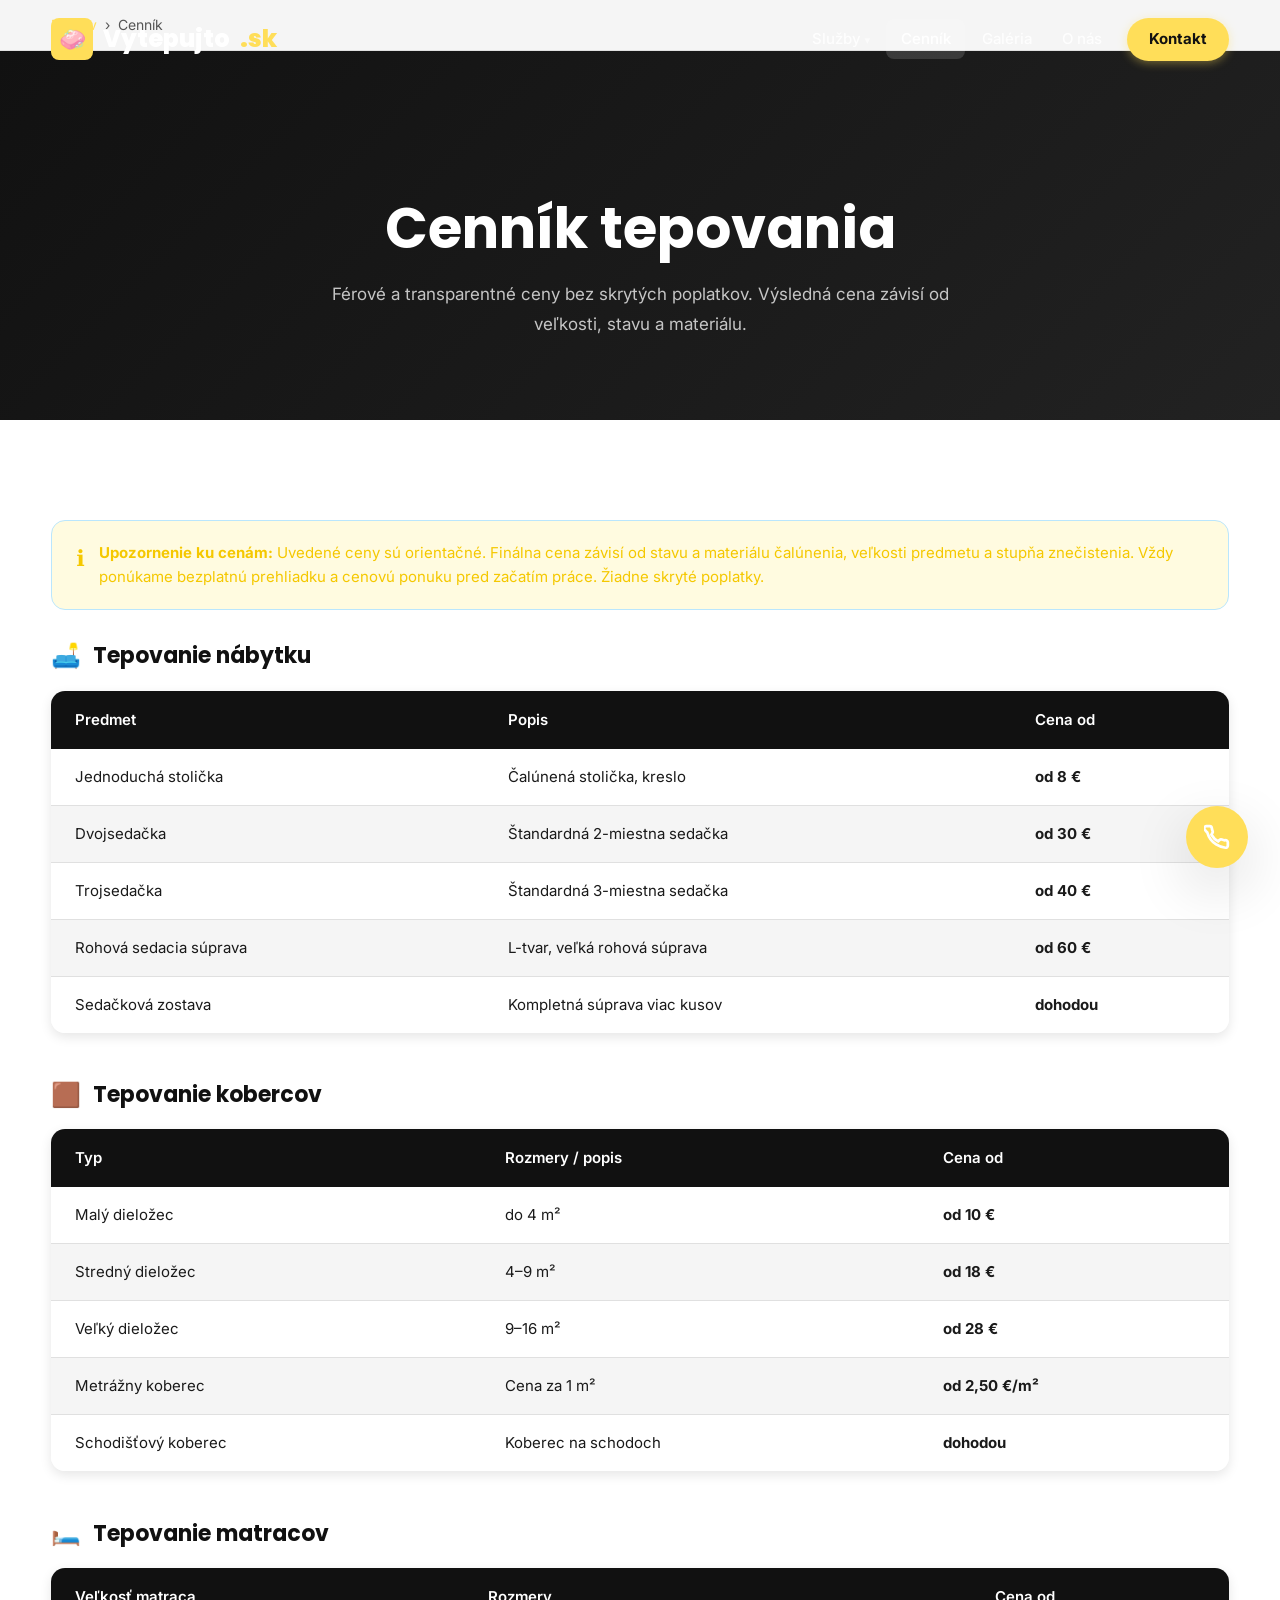
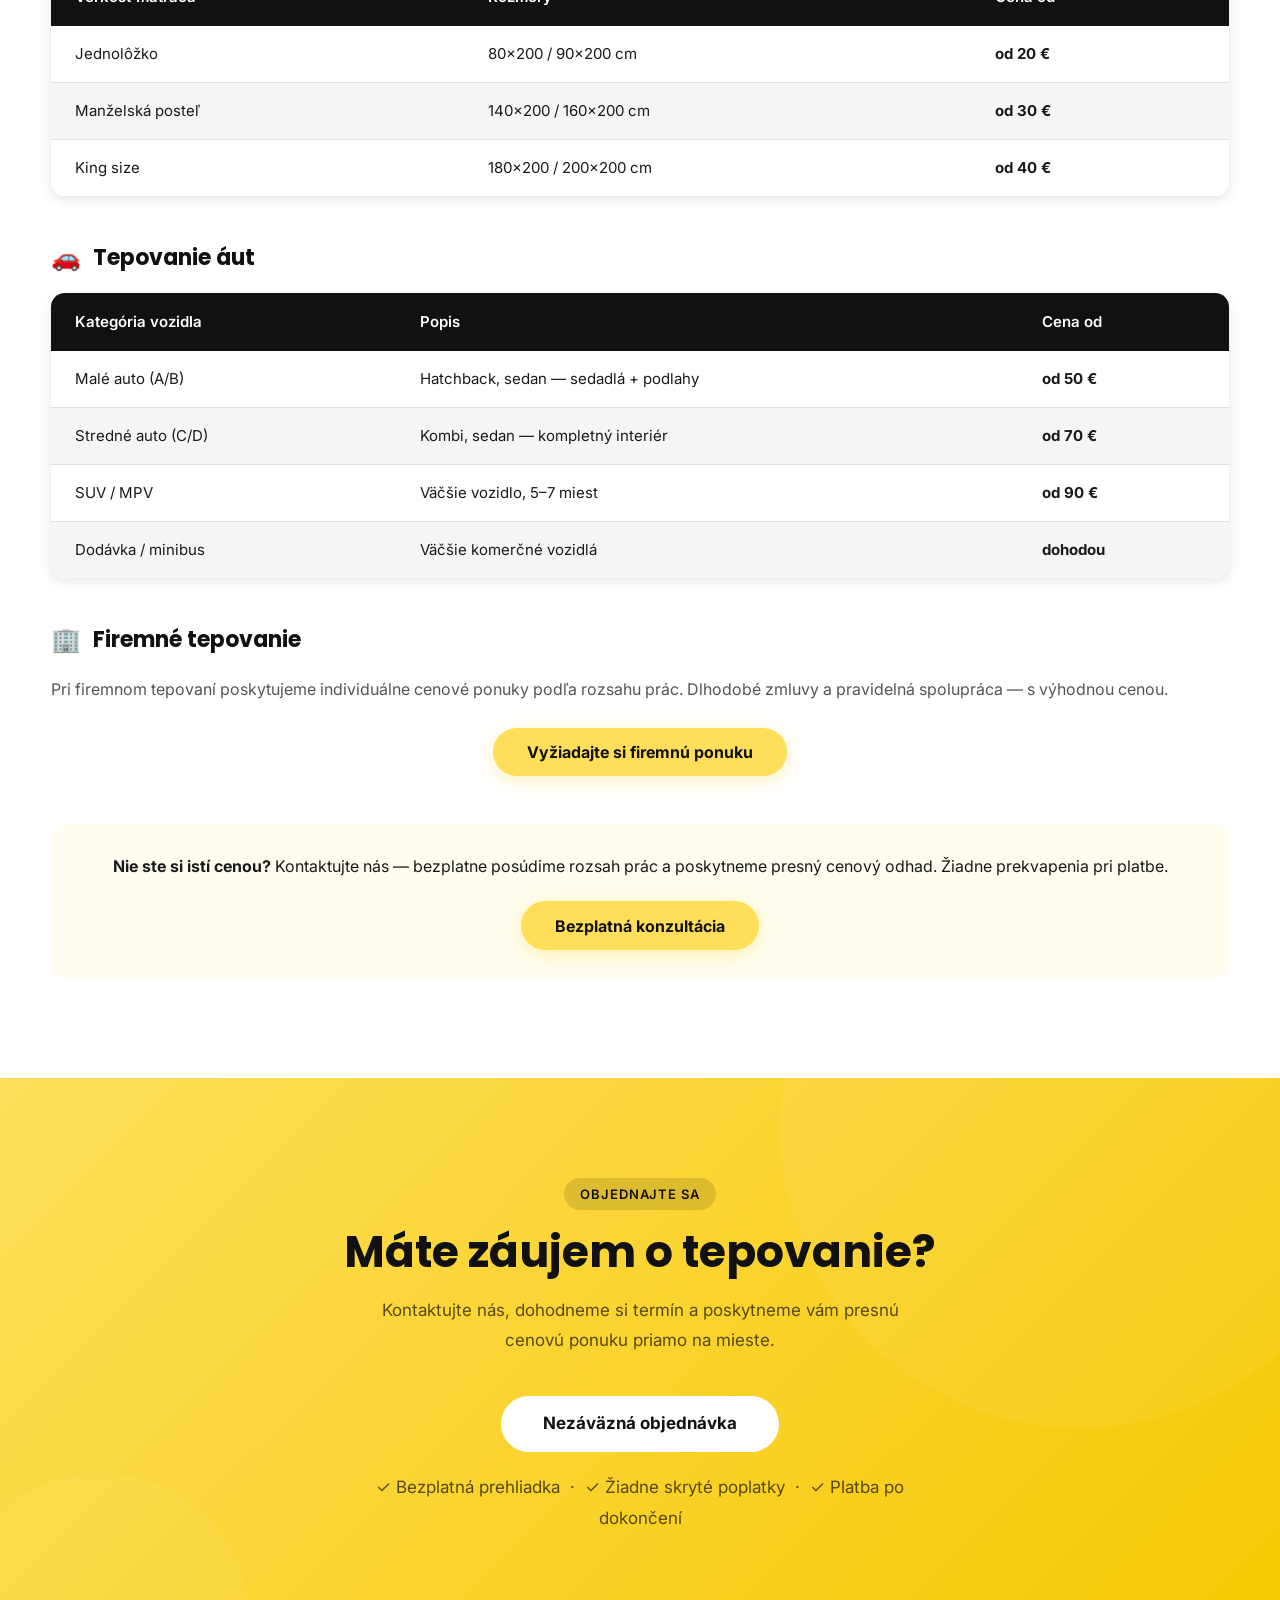
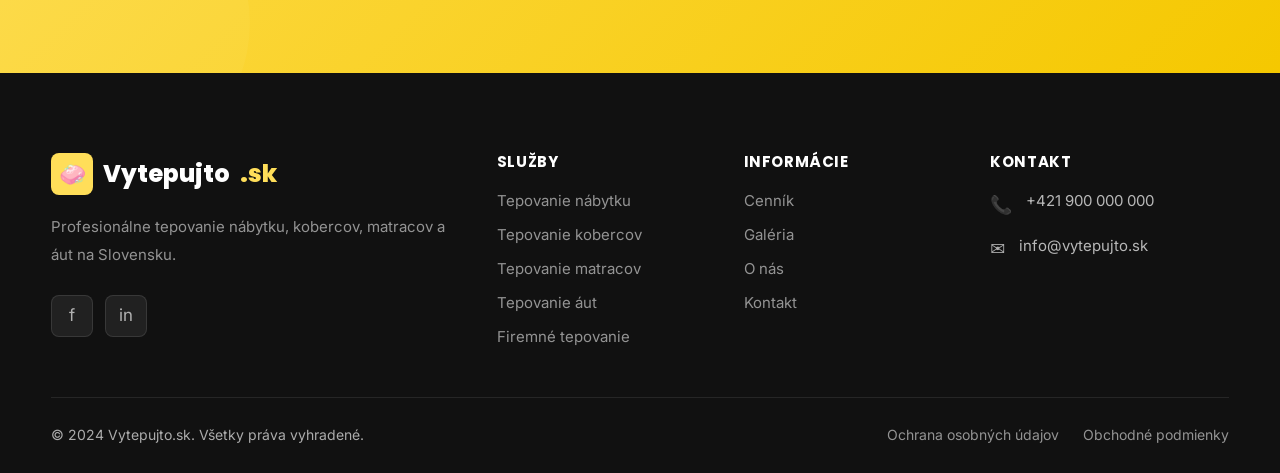
<file: cennik/index.html>
<!DOCTYPE html>
<html lang="sk">
<head>
  <meta charset="UTF-8">
  <meta name="viewport" content="width=device-width, initial-scale=1.0">
  <title>Cenník tepovania | Ceny za tepovanie nábytku a kobercov — Vytepujto.sk</title>
  <meta name="description" content="Transparentný cenník tepovania — nábytok, koberce, matrace, autá a firemné tepovanie. Férové ceny bez skrytých poplatkov. Objednajte sa online.">
  <meta name="keywords" content="cenník tepovanie, cena tepovanie nábytku, cena tepovanie kobercov, cena tepovanie auta, tepovanie ceny">
  <meta name="robots" content="index, follow">
  <link rel="canonical" href="https://www.vytepujto.sk/cennik/">
  <meta property="og:title" content="Cenník tepovania — Vytepujto.sk">
  <meta property="og:description" content="Transparentný cenník tepovania bez skrytých poplatkov.">
  <meta property="og:url" content="https://www.vytepujto.sk/cennik/">
  <link rel="stylesheet" href="/assets/css/style.css">
  <link rel="preconnect" href="https://fonts.googleapis.com">
  <link rel="preconnect" href="https://fonts.gstatic.com" crossorigin>
</head>
<body>

<header class="site-header" id="header">
  <div class="container header-inner">
    <a href="/" class="logo" aria-label="Vytepujto.sk — domov">
      <span class="logo-mark" aria-hidden="true">🧼</span>
      Vytepujto<span class="logo-dot">.sk</span>
    </a>
    <nav class="main-nav" aria-label="Hlavná navigácia">
      <div class="nav-item">
        <a href="/tepovanie-nabytku/" class="nav-link">Služby</a>
        <div class="nav-dropdown" role="menu">
          <a href="/tepovanie-nabytku/"  role="menuitem"><span class="nav-dd-icon">🛋️</span> Tepovanie nábytku</a>
          <a href="/tepovanie-kobercov/" role="menuitem"><span class="nav-dd-icon">🟫</span> Tepovanie kobercov</a>
          <a href="/tepovanie-matracov/" role="menuitem"><span class="nav-dd-icon">🛏️</span> Tepovanie matracov</a>
          <a href="/tepovanie-auta/"     role="menuitem"><span class="nav-dd-icon">🚗</span> Tepovanie áut</a>
          <a href="/tepovanie-firiem/"   role="menuitem"><span class="nav-dd-icon">🏢</span> Firemné tepovanie</a>
        </div>
      </div>
      <a href="/cennik/"  class="nav-link" aria-current="page">Cenník</a>
      <a href="/galeria/" class="nav-link">Galéria</a>
      <a href="/o-nas/"   class="nav-link">O nás</a>
      <a href="/kontakt/" class="nav-link nav-cta">Kontakt</a>
    </nav>
    <button class="hamburger" aria-label="Otvoriť menu" aria-expanded="false"><span></span><span></span><span></span></button>
  </div>
  <nav class="mobile-drawer" aria-label="Mobilná navigácia">
    <a href="/">Domov</a>
    <a href="/tepovanie-nabytku/">Tepovanie nábytku</a>
    <a href="/tepovanie-kobercov/">Tepovanie kobercov</a>
    <a href="/tepovanie-matracov/">Tepovanie matracov</a>
    <a href="/tepovanie-auta/">Tepovanie áut</a>
    <a href="/tepovanie-firiem/">Firemné tepovanie</a>
    <a href="/cennik/">Cenník</a>
    <a href="/galeria/">Galéria</a>
    <a href="/o-nas/">O nás</a>
    <a href="/kontakt/" class="mobile-cta">Kontaktujte nás</a>
  </nav>
</header>

<div class="breadcrumb-wrap">
  <div class="container">
    <nav class="breadcrumb" aria-label="Navigačná drobečková cesta">
      <a href="/">Domov</a>
      <span class="breadcrumb-sep" aria-hidden="true">›</span>
      <span class="breadcrumb-current" aria-current="page">Cenník</span>
    </nav>
  </div>
</div>

<section class="page-hero" aria-labelledby="cennik-title">
  <div class="container">
    <h1 id="cennik-title">Cenník tepovania</h1>
    <p>Férové a transparentné ceny bez skrytých poplatkov. Výsledná cena závisí od veľkosti, stavu a materiálu.</p>
  </div>
</section>

<section class="section" style="background:var(--clr-bg)">
  <div class="container">

    <div class="price-note fade-up">
      <span class="price-note-icon" aria-hidden="true">ℹ️</span>
      <div>
        <strong>Upozornenie ku cenám:</strong> Uvedené ceny sú orientačné. Finálna cena závisí od stavu a materiálu čalúnenia, veľkosti predmetu a stupňa znečistenia. Vždy ponúkame bezplatnú prehliadku a cenovú ponuku pred začatím práce. Žiadne skryté poplatky.
      </div>
    </div>

    <!-- Nábytok -->
    <div class="price-category fade-up">
      <h3><span aria-hidden="true">🛋️</span> Tepovanie nábytku</h3>
      <table class="price-table">
        <thead>
          <tr>
            <th>Predmet</th>
            <th>Popis</th>
            <th>Cena od</th>
          </tr>
        </thead>
        <tbody>
          <tr>
            <td>Jednoduchá stolička</td>
            <td>Čalúnená stolička, kreslo</td>
            <td class="price-val">od 8 €</td>
          </tr>
          <tr>
            <td>Dvojsedačka</td>
            <td>Štandardná 2-miestna sedačka</td>
            <td class="price-val">od 30 €</td>
          </tr>
          <tr>
            <td>Trojsedačka</td>
            <td>Štandardná 3-miestna sedačka</td>
            <td class="price-val">od 40 €</td>
          </tr>
          <tr>
            <td>Rohová sedacia súprava</td>
            <td>L-tvar, veľká rohová súprava</td>
            <td class="price-val">od 60 €</td>
          </tr>
          <tr>
            <td>Sedačková zostava</td>
            <td>Kompletná súprava viac kusov</td>
            <td class="price-val">dohodou</td>
          </tr>
        </tbody>
      </table>
    </div>

    <!-- Koberce -->
    <div class="price-category fade-up delay-1">
      <h3><span aria-hidden="true">🟫</span> Tepovanie kobercov</h3>
      <table class="price-table">
        <thead>
          <tr>
            <th>Typ</th>
            <th>Rozmery / popis</th>
            <th>Cena od</th>
          </tr>
        </thead>
        <tbody>
          <tr>
            <td>Malý dieložec</td>
            <td>do 4 m²</td>
            <td class="price-val">od 10 €</td>
          </tr>
          <tr>
            <td>Stredný dieložec</td>
            <td>4–9 m²</td>
            <td class="price-val">od 18 €</td>
          </tr>
          <tr>
            <td>Veľký dieložec</td>
            <td>9–16 m²</td>
            <td class="price-val">od 28 €</td>
          </tr>
          <tr>
            <td>Metrážny koberec</td>
            <td>Cena za 1 m²</td>
            <td class="price-val">od 2,50 €/m²</td>
          </tr>
          <tr>
            <td>Schodišťový koberec</td>
            <td>Koberec na schodoch</td>
            <td class="price-val">dohodou</td>
          </tr>
        </tbody>
      </table>
    </div>

    <!-- Matrace -->
    <div class="price-category fade-up delay-2">
      <h3><span aria-hidden="true">🛏️</span> Tepovanie matracov</h3>
      <table class="price-table">
        <thead>
          <tr>
            <th>Veľkosť matraca</th>
            <th>Rozmery</th>
            <th>Cena od</th>
          </tr>
        </thead>
        <tbody>
          <tr>
            <td>Jednolôžko</td>
            <td>80×200 / 90×200 cm</td>
            <td class="price-val">od 20 €</td>
          </tr>
          <tr>
            <td>Manželská posteľ</td>
            <td>140×200 / 160×200 cm</td>
            <td class="price-val">od 30 €</td>
          </tr>
          <tr>
            <td>King size</td>
            <td>180×200 / 200×200 cm</td>
            <td class="price-val">od 40 €</td>
          </tr>
        </tbody>
      </table>
    </div>

    <!-- Autá -->
    <div class="price-category fade-up">
      <h3><span aria-hidden="true">🚗</span> Tepovanie áut</h3>
      <table class="price-table">
        <thead>
          <tr>
            <th>Kategória vozidla</th>
            <th>Popis</th>
            <th>Cena od</th>
          </tr>
        </thead>
        <tbody>
          <tr>
            <td>Malé auto (A/B)</td>
            <td>Hatchback, sedan — sedadlá + podlahy</td>
            <td class="price-val">od 50 €</td>
          </tr>
          <tr>
            <td>Stredné auto (C/D)</td>
            <td>Kombi, sedan — kompletný interiér</td>
            <td class="price-val">od 70 €</td>
          </tr>
          <tr>
            <td>SUV / MPV</td>
            <td>Väčšie vozidlo, 5–7 miest</td>
            <td class="price-val">od 90 €</td>
          </tr>
          <tr>
            <td>Dodávka / minibus</td>
            <td>Väčšie komerčné vozidlá</td>
            <td class="price-val">dohodou</td>
          </tr>
        </tbody>
      </table>
    </div>

    <!-- Firemné -->
    <div class="price-category fade-up delay-1">
      <h3><span aria-hidden="true">🏢</span> Firemné tepovanie</h3>
      <p style="margin-bottom:1.25rem">Pri firemnom tepovaní poskytujeme individuálne cenové ponuky podľa rozsahu prác. Dlhodobé zmluvy a pravidelná spolupráca — s výhodnou cenou.</p>
      <div style="text-align:center;margin-top:1.5rem">
        <a href="/kontakt/" class="btn btn-blue">Vyžiadajte si firemnú ponuku</a>
      </div>
    </div>

    <!-- Note -->
    <div style="background:var(--clr-bg-light);border-radius:var(--radius-md);padding:1.75rem;margin-top:2rem;text-align:center">
      <p style="margin:0;font-size:1rem;color:var(--clr-text)">
        <strong>Nie ste si istí cenou?</strong> Kontaktujte nás — bezplatne posúdime rozsah prác a poskytneme presný cenový odhad. Žiadne prekvapenia pri platbe.
      </p>
      <a href="/kontakt/" class="btn btn-primary" style="margin-top:1.25rem">Bezplatná konzultácia</a>
    </div>

  </div>
</section>

<section class="cta-band" aria-labelledby="cta-cn-heading">
  <div class="container cta-band-inner">
    <span class="badge-tag">Objednajte sa</span>
    <h2 id="cta-cn-heading">Máte záujem o tepovanie?</h2>
    <p>Kontaktujte nás, dohodneme si termín a poskytneme vám presnú cenovú ponuku priamo na mieste.</p>
    <div class="cta-actions">
      <a href="/kontakt/" class="btn btn-white btn-lg">Nezáväzná objednávka</a>
    </div>
    <p class="cta-note">✓ Bezplatná prehliadka &nbsp;·&nbsp; ✓ Žiadne skryté poplatky &nbsp;·&nbsp; ✓ Platba po dokončení</p>
  </div>
</section>

<footer class="site-footer" aria-label="Pätička stránky">
  <div class="container">
    <div class="footer-grid">
      <div class="footer-brand">
        <a href="/" class="logo" aria-label="Vytepujto.sk — domov"><span class="logo-mark" aria-hidden="true">🧼</span>Vytepujto<span class="logo-dot">.sk</span></a>
        <p>Profesionálne tepovanie nábytku, kobercov, matracov a áut na Slovensku.</p>
        <div class="socials">
          <a href="https://www.facebook.com/vytepujto" class="social-btn" aria-label="Facebook" target="_blank" rel="noopener">f</a>
          <a href="https://www.instagram.com/vytepujto" class="social-btn" aria-label="Instagram" target="_blank" rel="noopener">in</a>
        </div>
      </div>
      <div class="footer-col">
        <h5>Služby</h5>
        <ul class="footer-links">
          <li><a href="/tepovanie-nabytku/">Tepovanie nábytku</a></li>
          <li><a href="/tepovanie-kobercov/">Tepovanie kobercov</a></li>
          <li><a href="/tepovanie-matracov/">Tepovanie matracov</a></li>
          <li><a href="/tepovanie-auta/">Tepovanie áut</a></li>
          <li><a href="/tepovanie-firiem/">Firemné tepovanie</a></li>
        </ul>
      </div>
      <div class="footer-col">
        <h5>Informácie</h5>
        <ul class="footer-links">
          <li><a href="/cennik/">Cenník</a></li>
          <li><a href="/galeria/">Galéria</a></li>
          <li><a href="/o-nas/">O nás</a></li>
          <li><a href="/kontakt/">Kontakt</a></li>
        </ul>
      </div>
      <div class="footer-col">
        <h5>Kontakt</h5>
        <div class="contact-item"><span class="contact-item-icon" aria-hidden="true">📞</span><div><a href="tel:+421900000000">+421 900 000 000</a></div></div>
        <div class="contact-item"><span class="contact-item-icon" aria-hidden="true">✉️</span><div><a href="mailto:info@vytepujto.sk">info@vytepujto.sk</a></div></div>
      </div>
    </div>
    <div class="footer-bottom">
      <span>© 2024 Vytepujto.sk. Všetky práva vyhradené.</span>
      <div class="footer-bottom-links">
        <a href="/ochrana-osobnych-udajov/">Ochrana osobných údajov</a>
        <a href="/obchodne-podmienky/">Obchodné podmienky</a>
      </div>
    </div>
  </div>
</footer>

<a href="tel:+421900000000" class="phone-fab" aria-label="Zavolajte nám">
  <svg width="26" height="26" viewBox="0 0 24 24" fill="none" stroke="currentColor" stroke-width="2.5" aria-hidden="true"><path d="M22 16.92v3a2 2 0 01-2.18 2 19.79 19.79 0 01-8.63-3.07A19.5 19.5 0 013.07 7.9 19.79 19.79 0 01.22 4.27 2 2 0 012.22 2h3a2 2 0 012 1.72c.13.96.36 1.9.71 2.81a2 2 0 01-.45 2.11L6.91 9.91a16 16 0 006.18 6.18l1.27-1.27a2 2 0 012.11-.45c.91.35 1.85.58 2.81.71A2 2 0 0122 16.92z"/></svg>
</a>
<script src="/assets/js/main.js" defer></script>
</body>
</html>
</file>
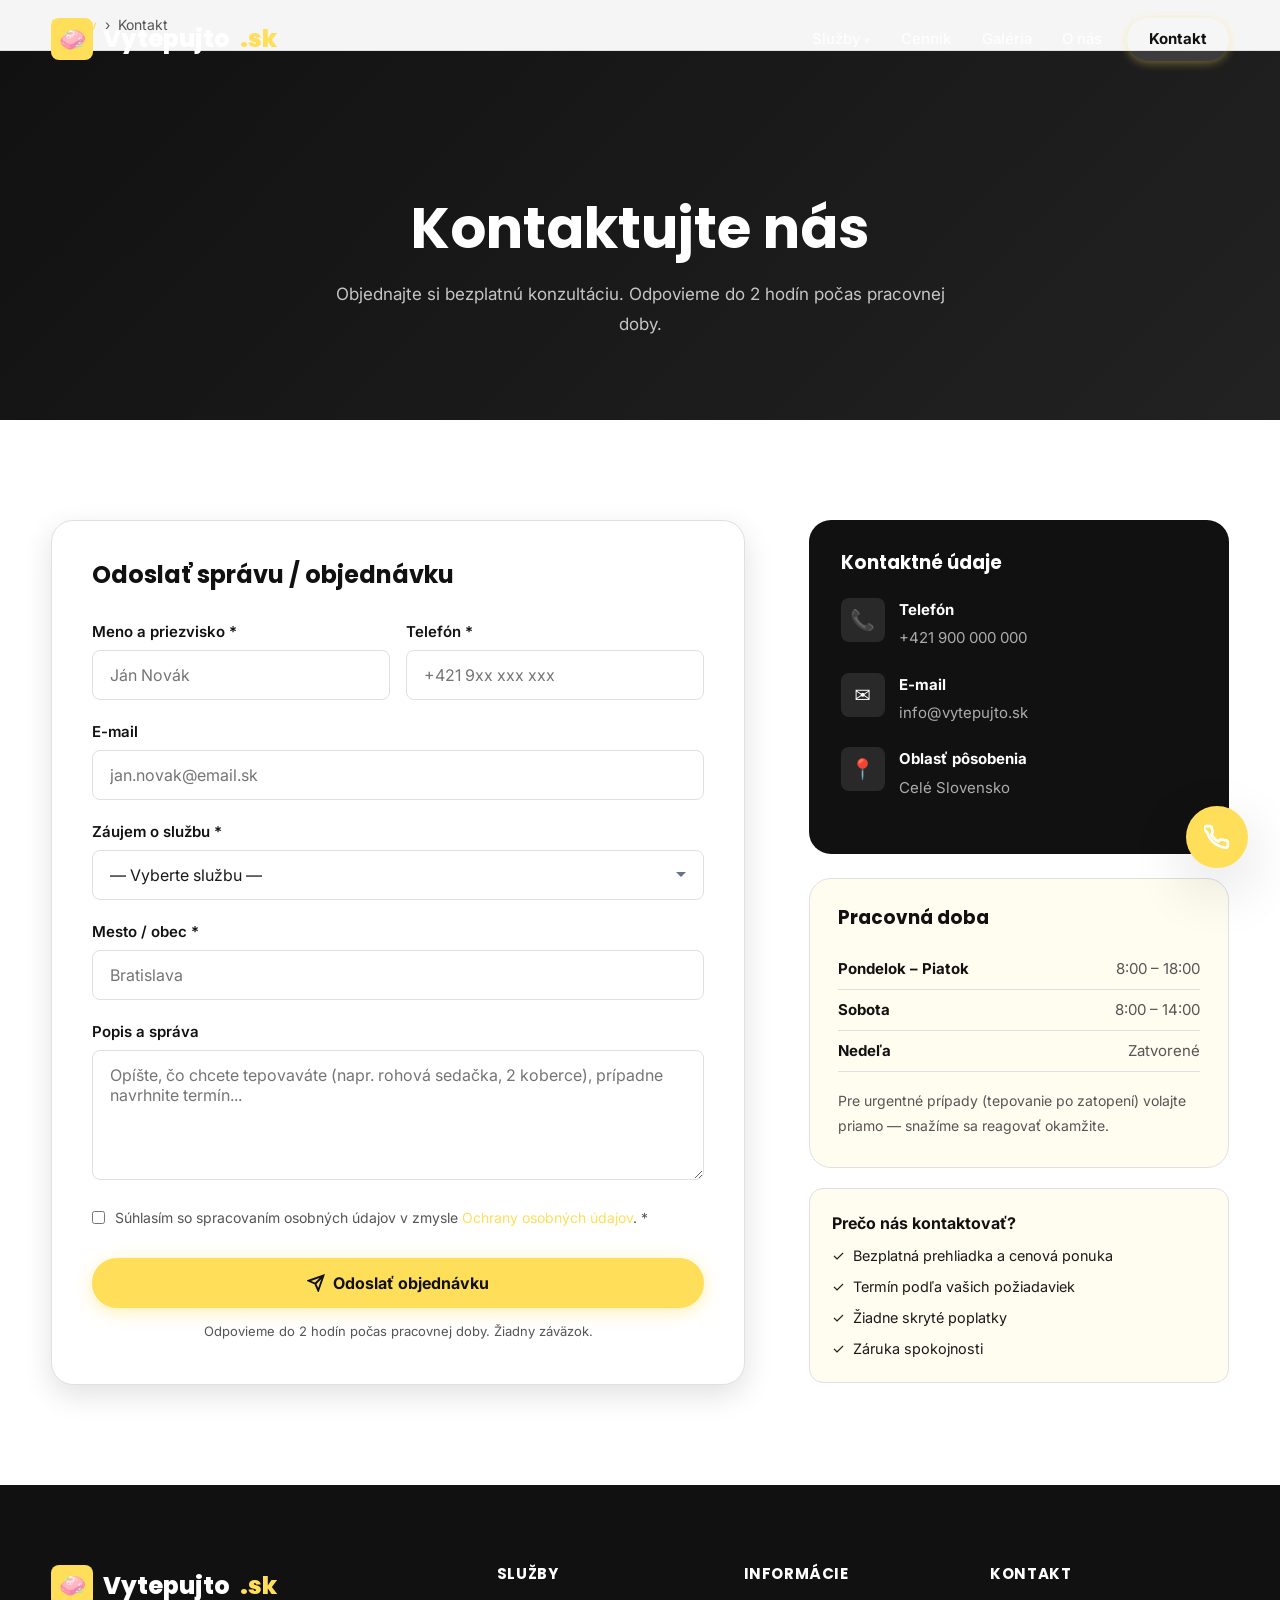
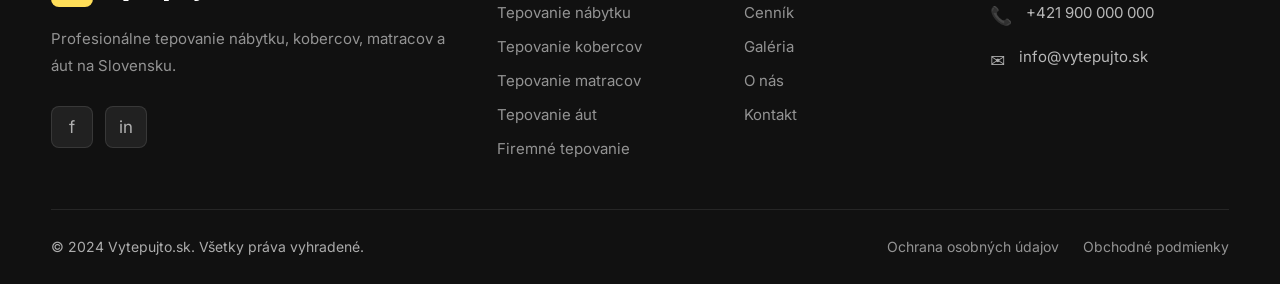
<file: kontakt/index.html>
<!DOCTYPE html>
<html lang="sk">
<head>
  <meta charset="UTF-8">
  <meta name="viewport" content="width=device-width, initial-scale=1.0">
  <title>Kontakt | Objednajte tepovanie — Vytepujto.sk</title>
  <meta name="description" content="Kontaktujte nás pre objednávku tepovania. Bezplatná konzultácia, rýchla odpoveď. Telefón, e-mail alebo kontaktný formulár. Tepovaváme po celom Slovensku.">
  <meta name="keywords" content="kontakt tepovanie, objednávka tepovanie, vytepujto kontakt, tepovanie Slovensko">
  <meta name="robots" content="index, follow">
  <link rel="canonical" href="https://www.vytepujto.sk/kontakt/">
  <meta property="og:title" content="Kontakt — Vytepujto.sk">
  <meta property="og:description" content="Kontaktujte nás pre objednávku tepovania. Bezplatná konzultácia.">
  <meta property="og:url" content="https://www.vytepujto.sk/kontakt/">
  <script type="application/ld+json">
  {
    "@context": "https://schema.org",
    "@type": "ContactPage",
    "name": "Kontakt — Vytepujto.sk",
    "url": "https://www.vytepujto.sk/kontakt/"
  }
  </script>
  <link rel="stylesheet" href="/assets/css/style.css">
  <link rel="preconnect" href="https://fonts.googleapis.com">
  <link rel="preconnect" href="https://fonts.gstatic.com" crossorigin>
</head>
<body>

<header class="site-header" id="header">
  <div class="container header-inner">
    <a href="/" class="logo" aria-label="Vytepujto.sk — domov">
      <span class="logo-mark" aria-hidden="true">🧼</span>
      Vytepujto<span class="logo-dot">.sk</span>
    </a>
    <nav class="main-nav" aria-label="Hlavná navigácia">
      <div class="nav-item">
        <a href="/tepovanie-nabytku/" class="nav-link">Služby</a>
        <div class="nav-dropdown" role="menu">
          <a href="/tepovanie-nabytku/"  role="menuitem"><span class="nav-dd-icon">🛋️</span> Tepovanie nábytku</a>
          <a href="/tepovanie-kobercov/" role="menuitem"><span class="nav-dd-icon">🟫</span> Tepovanie kobercov</a>
          <a href="/tepovanie-matracov/" role="menuitem"><span class="nav-dd-icon">🛏️</span> Tepovanie matracov</a>
          <a href="/tepovanie-auta/"     role="menuitem"><span class="nav-dd-icon">🚗</span> Tepovanie áut</a>
          <a href="/tepovanie-firiem/"   role="menuitem"><span class="nav-dd-icon">🏢</span> Firemné tepovanie</a>
        </div>
      </div>
      <a href="/cennik/"  class="nav-link">Cenník</a>
      <a href="/galeria/" class="nav-link">Galéria</a>
      <a href="/o-nas/"   class="nav-link">O nás</a>
      <a href="/kontakt/" class="nav-link nav-cta" aria-current="page">Kontakt</a>
    </nav>
    <button class="hamburger" aria-label="Otvoriť menu" aria-expanded="false"><span></span><span></span><span></span></button>
  </div>
  <nav class="mobile-drawer" aria-label="Mobilná navigácia">
    <a href="/">Domov</a>
    <a href="/tepovanie-nabytku/">Tepovanie nábytku</a>
    <a href="/tepovanie-kobercov/">Tepovanie kobercov</a>
    <a href="/tepovanie-matracov/">Tepovanie matracov</a>
    <a href="/tepovanie-auta/">Tepovanie áut</a>
    <a href="/tepovanie-firiem/">Firemné tepovanie</a>
    <a href="/cennik/">Cenník</a>
    <a href="/galeria/">Galéria</a>
    <a href="/o-nas/">O nás</a>
    <a href="/kontakt/" class="mobile-cta">Kontaktujte nás</a>
  </nav>
</header>

<div class="breadcrumb-wrap">
  <div class="container">
    <nav class="breadcrumb" aria-label="Navigačná drobečková cesta">
      <a href="/">Domov</a>
      <span class="breadcrumb-sep" aria-hidden="true">›</span>
      <span class="breadcrumb-current" aria-current="page">Kontakt</span>
    </nav>
  </div>
</div>

<section class="page-hero" aria-labelledby="kontakt-title">
  <div class="container">
    <h1 id="kontakt-title">Kontaktujte nás</h1>
    <p>Objednajte si bezplatnú konzultáciu. Odpovieme do 2 hodín počas pracovnej doby.</p>
  </div>
</section>

<section class="section" style="background:var(--clr-bg)">
  <div class="container">
    <div class="contact-layout">

      <!-- Form -->
      <div class="fade-left">
        <div class="contact-form-box">
          <h3>Odoslať správu / objednávku</h3>
          <form id="kontaktForm" novalidate>
            <div class="form-grid-2">
              <div class="form-group">
                <label class="form-label" for="meno">Meno a priezvisko *</label>
                <input class="form-control" type="text" id="meno" name="meno" placeholder="Ján Novák" required autocomplete="name">
              </div>
              <div class="form-group">
                <label class="form-label" for="telefon">Telefón *</label>
                <input class="form-control" type="tel" id="telefon" name="telefon" placeholder="+421 9xx xxx xxx" required autocomplete="tel">
              </div>
            </div>

            <div class="form-group">
              <label class="form-label" for="email">E-mail</label>
              <input class="form-control" type="email" id="email" name="email" placeholder="jan.novak@email.sk" autocomplete="email">
            </div>

            <div class="form-group">
              <label class="form-label" for="sluzba">Záujem o službu *</label>
              <select class="form-control" id="sluzba" name="sluzba" required>
                <option value="">— Vyberte službu —</option>
                <option value="nabytok">Tepovanie nábytku</option>
                <option value="koberce">Tepovanie kobercov</option>
                <option value="matrace">Tepovanie matracov</option>
                <option value="auto">Tepovanie auta</option>
                <option value="firemne">Firemné tepovanie</option>
                <option value="ine">Iné / neistý/á</option>
              </select>
            </div>

            <div class="form-group">
              <label class="form-label" for="mesto">Mesto / obec *</label>
              <input class="form-control" type="text" id="mesto" name="mesto" placeholder="Bratislava" required autocomplete="address-level2">
            </div>

            <div class="form-group">
              <label class="form-label" for="sprava">Popis a správa</label>
              <textarea class="form-control" id="sprava" name="sprava" placeholder="Opíšte, čo chcete tepovaváte (napr. rohová sedačka, 2 koberce), prípadne navrhnite termín..." rows="4"></textarea>
            </div>

            <div class="form-group" style="display:flex;align-items:flex-start;gap:.625rem">
              <input type="checkbox" id="gdpr" name="gdpr" required style="margin-top:.25rem;flex-shrink:0">
              <label for="gdpr" style="font-size:.875rem;color:var(--clr-muted)">
                Súhlasím so spracovaním osobných údajov v zmysle <a href="/ochrana-osobnych-udajov/" style="color:var(--clr-primary)">Ochrany osobných údajov</a>. *
              </label>
            </div>

            <button type="submit" class="btn btn-primary" style="width:100%;margin-top:.5rem">
              <svg width="18" height="18" viewBox="0 0 24 24" fill="none" stroke="currentColor" stroke-width="2.5" aria-hidden="true"><line x1="22" y1="2" x2="11" y2="13"/><polygon points="22 2 15 22 11 13 2 9 22 2"/></svg>
              Odoslať objednávku
            </button>
            <p style="font-size:.8125rem;color:var(--clr-muted);margin-top:.75rem;text-align:center">Odpovieme do 2 hodín počas pracovnej doby. Žiadny záväzok.</p>
          </form>
        </div>
      </div>

      <!-- Sidebar -->
      <aside class="fade-right">
        <div class="contact-info-card">
          <h4>Kontaktné údaje</h4>
          <div class="cinfo-item">
            <div class="cinfo-icon" aria-hidden="true">📞</div>
            <div>
              <strong>Telefón</strong>
              <a href="tel:+421900000000">+421 900 000 000</a>
            </div>
          </div>
          <div class="cinfo-item">
            <div class="cinfo-icon" aria-hidden="true">✉️</div>
            <div>
              <strong>E-mail</strong>
              <a href="mailto:info@vytepujto.sk">info@vytepujto.sk</a>
            </div>
          </div>
          <div class="cinfo-item">
            <div class="cinfo-icon" aria-hidden="true">📍</div>
            <div>
              <strong>Oblasť pôsobenia</strong>
              <span>Celé Slovensko</span>
            </div>
          </div>
        </div>

        <div class="working-hours-card">
          <h4>Pracovná doba</h4>
          <div class="wh-row"><strong>Pondelok – Piatok</strong><span>8:00 – 18:00</span></div>
          <div class="wh-row"><strong>Sobota</strong><span>8:00 – 14:00</span></div>
          <div class="wh-row"><strong>Nedeľa</strong><span>Zatvorené</span></div>
          <p style="margin:1rem 0 0;font-size:.875rem;color:var(--clr-muted)">Pre urgentné prípady (tepovanie po zatopení) volajte priamo — snažíme sa reagovať okamžite.</p>
        </div>

        <div style="background:var(--clr-bg-light);border-radius:var(--radius-md);padding:1.375rem;margin-top:1.25rem;border:1px solid var(--clr-border)">
          <strong style="color:var(--clr-dark);display:block;margin-bottom:.5rem">Prečo nás kontaktovať?</strong>
          <ul style="display:flex;flex-direction:column;gap:.5rem;font-size:.9rem;color:var(--clr-text)">
            <li style="display:flex;gap:.5rem"><span>✓</span> Bezplatná prehliadka a cenová ponuka</li>
            <li style="display:flex;gap:.5rem"><span>✓</span> Termín podľa vašich požiadaviek</li>
            <li style="display:flex;gap:.5rem"><span>✓</span> Žiadne skryté poplatky</li>
            <li style="display:flex;gap:.5rem"><span>✓</span> Záruka spokojnosti</li>
          </ul>
        </div>
      </aside>
    </div>
  </div>
</section>

<footer class="site-footer" aria-label="Pätička stránky">
  <div class="container">
    <div class="footer-grid">
      <div class="footer-brand">
        <a href="/" class="logo" aria-label="Vytepujto.sk — domov"><span class="logo-mark" aria-hidden="true">🧼</span>Vytepujto<span class="logo-dot">.sk</span></a>
        <p>Profesionálne tepovanie nábytku, kobercov, matracov a áut na Slovensku.</p>
        <div class="socials">
          <a href="https://www.facebook.com/vytepujto" class="social-btn" aria-label="Facebook" target="_blank" rel="noopener">f</a>
          <a href="https://www.instagram.com/vytepujto" class="social-btn" aria-label="Instagram" target="_blank" rel="noopener">in</a>
        </div>
      </div>
      <div class="footer-col">
        <h5>Služby</h5>
        <ul class="footer-links">
          <li><a href="/tepovanie-nabytku/">Tepovanie nábytku</a></li>
          <li><a href="/tepovanie-kobercov/">Tepovanie kobercov</a></li>
          <li><a href="/tepovanie-matracov/">Tepovanie matracov</a></li>
          <li><a href="/tepovanie-auta/">Tepovanie áut</a></li>
          <li><a href="/tepovanie-firiem/">Firemné tepovanie</a></li>
        </ul>
      </div>
      <div class="footer-col">
        <h5>Informácie</h5>
        <ul class="footer-links">
          <li><a href="/cennik/">Cenník</a></li>
          <li><a href="/galeria/">Galéria</a></li>
          <li><a href="/o-nas/">O nás</a></li>
          <li><a href="/kontakt/">Kontakt</a></li>
        </ul>
      </div>
      <div class="footer-col">
        <h5>Kontakt</h5>
        <div class="contact-item"><span class="contact-item-icon" aria-hidden="true">📞</span><div><a href="tel:+421900000000">+421 900 000 000</a></div></div>
        <div class="contact-item"><span class="contact-item-icon" aria-hidden="true">✉️</span><div><a href="mailto:info@vytepujto.sk">info@vytepujto.sk</a></div></div>
      </div>
    </div>
    <div class="footer-bottom">
      <span>© 2024 Vytepujto.sk. Všetky práva vyhradené.</span>
      <div class="footer-bottom-links">
        <a href="/ochrana-osobnych-udajov/">Ochrana osobných údajov</a>
        <a href="/obchodne-podmienky/">Obchodné podmienky</a>
      </div>
    </div>
  </div>
</footer>

<a href="tel:+421900000000" class="phone-fab" aria-label="Zavolajte nám">
  <svg width="26" height="26" viewBox="0 0 24 24" fill="none" stroke="currentColor" stroke-width="2.5" aria-hidden="true"><path d="M22 16.92v3a2 2 0 01-2.18 2 19.79 19.79 0 01-8.63-3.07A19.5 19.5 0 013.07 7.9 19.79 19.79 0 01.22 4.27 2 2 0 012.22 2h3a2 2 0 012 1.72c.13.96.36 1.9.71 2.81a2 2 0 01-.45 2.11L6.91 9.91a16 16 0 006.18 6.18l1.27-1.27a2 2 0 012.11-.45c.91.35 1.85.58 2.81.71A2 2 0 0122 16.92z"/></svg>
</a>
<script src="/assets/js/main.js" defer></script>
</body>
</html>
</file>
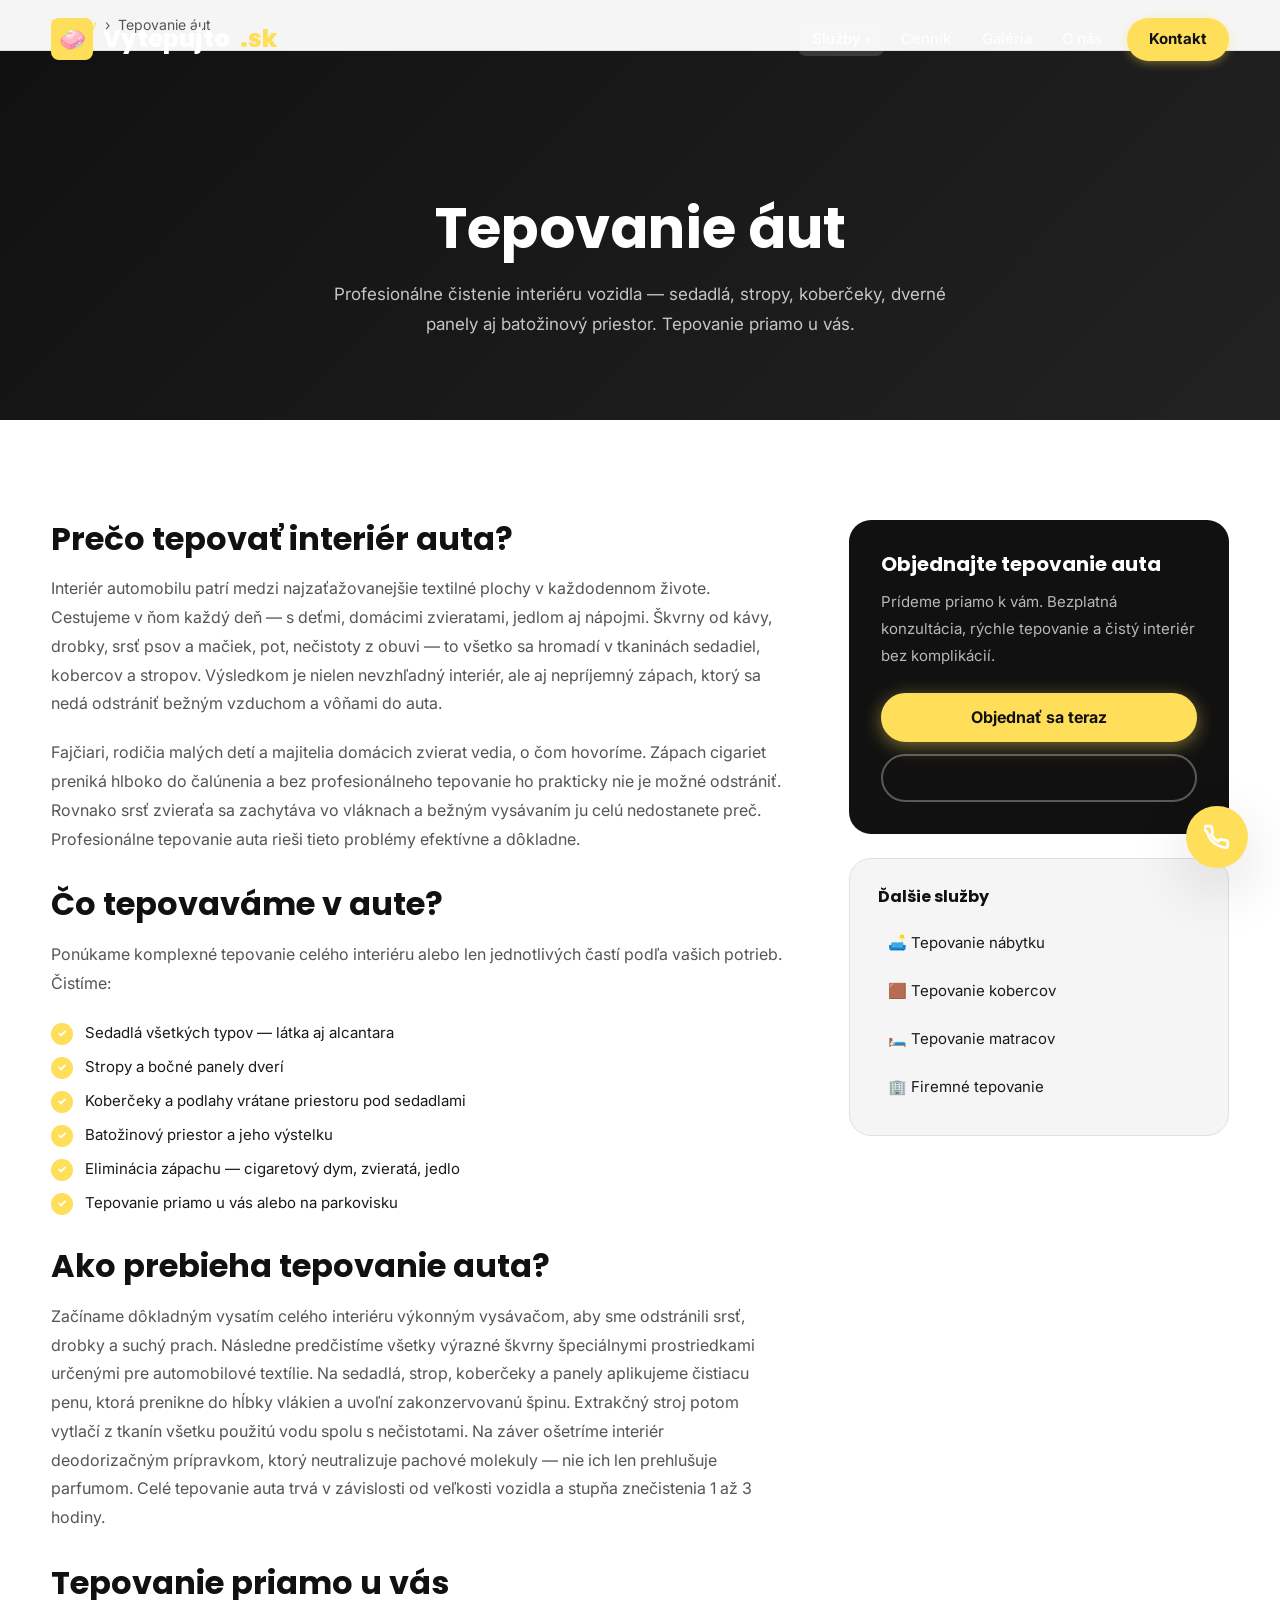
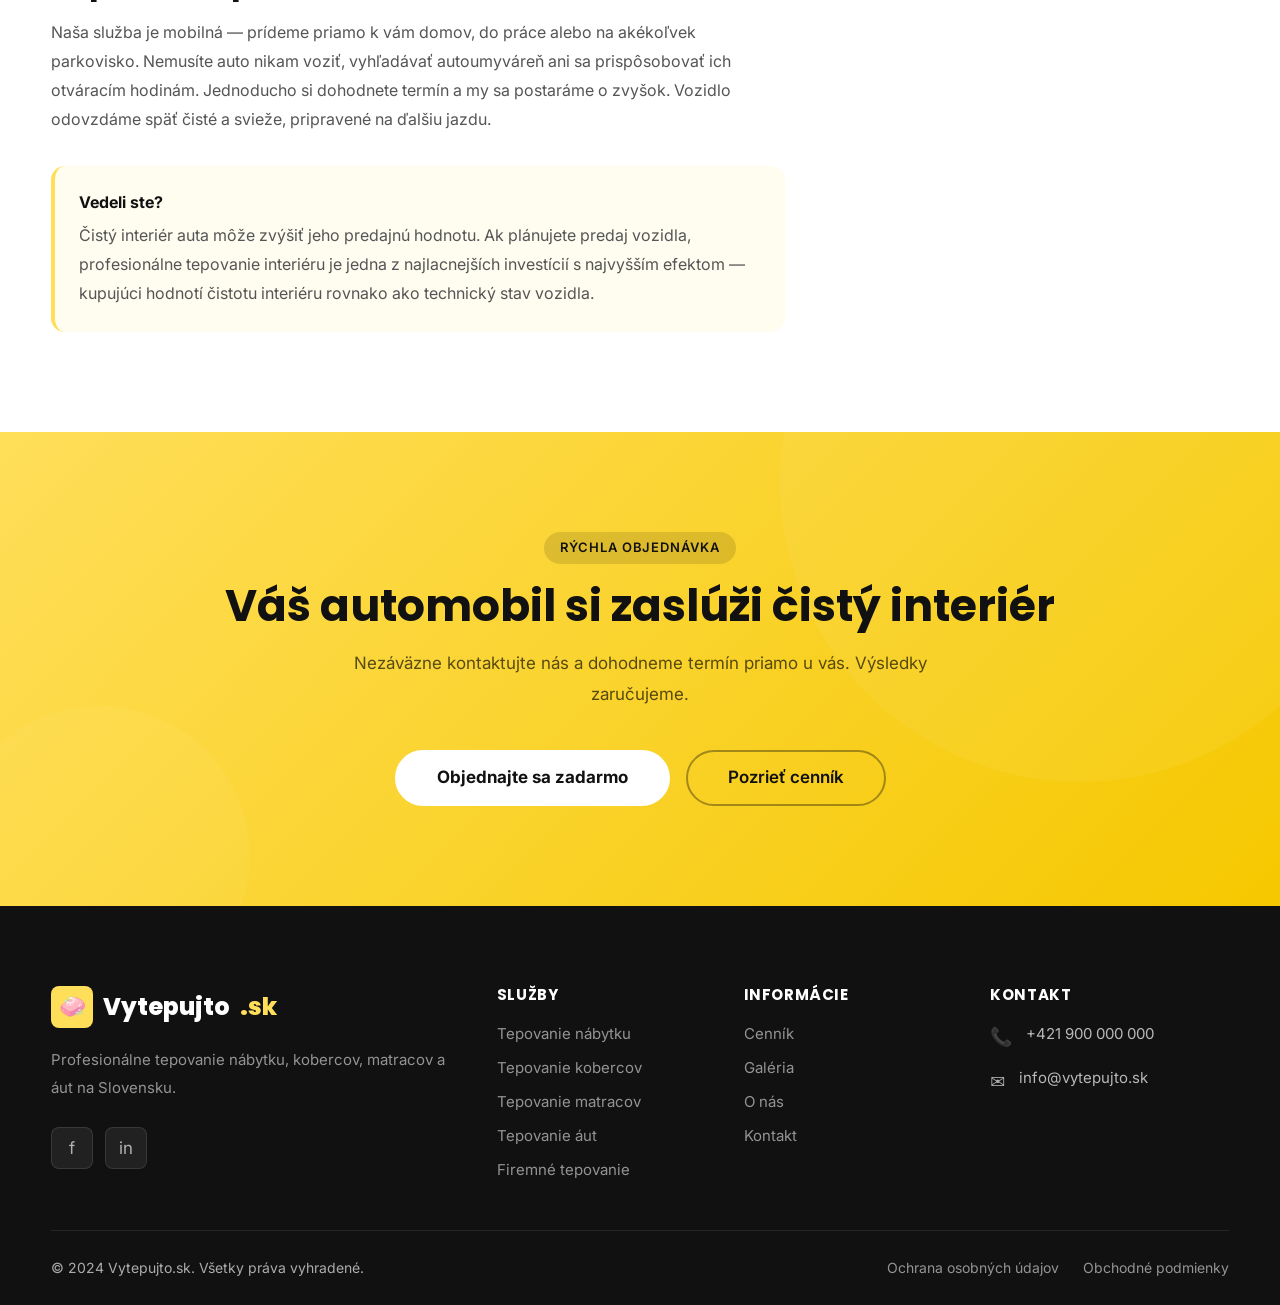
<file: tepovanie-auta/index.html>
<!DOCTYPE html>
<html lang="sk">
<head>
  <meta charset="UTF-8">
  <meta name="viewport" content="width=device-width, initial-scale=1.0">
  <title>Tepovanie áut | Čistenie interiéru vozidla — Vytepujto.sk</title>
  <meta name="description" content="Profesionálne tepovanie áut — sedadlá, stropy, koberce, batožinový priestor. Kompletný čistý interiér. Rýchle tepovanie priamo u vás.">
  <meta name="keywords" content="tepovanie auta, čistenie interiéru auta, tepovanie sedadiel, tepovanie stropov, čistenie kobercov v aute">
  <meta name="robots" content="index, follow">
  <link rel="canonical" href="https://www.vytepujto.sk/tepovanie-auta/">
  <meta property="og:title" content="Tepovanie áut | Čistenie interiéru vozidla — Vytepujto.sk">
  <meta property="og:description" content="Profesionálne tepovanie áut — sedadlá, stropy, koberce, batožinový priestor. Kompletný čistý interiér.">
  <meta property="og:url" content="https://www.vytepujto.sk/tepovanie-auta/">
  <meta property="og:type" content="website">
  <script type="application/ld+json">
  {
    "@context": "https://schema.org",
    "@type": "Service",
    "name": "Tepovanie áut",
    "provider": { "@type": "LocalBusiness", "name": "Vytepujto.sk", "url": "https://www.vytepujto.sk" },
    "description": "Profesionálne tepovanie áut — sedadlá, stropy, koberce, batožinový priestor. Kompletný čistý interiér.",
    "areaServed": { "@type": "Country", "name": "Slovensko" }
  }
  </script>
  <link rel="stylesheet" href="/assets/css/style.css">
  <link rel="preconnect" href="https://fonts.googleapis.com">
  <link rel="preconnect" href="https://fonts.gstatic.com" crossorigin>
</head>
<body>

<!-- HEADER -->
<header class="site-header" id="header">
  <div class="container header-inner">
    <a href="/" class="logo" aria-label="Vytepujto.sk — domov">
      <span class="logo-mark" aria-hidden="true">🧼</span>
      Vytepujto<span class="logo-dot">.sk</span>
    </a>
    <nav class="main-nav" aria-label="Hlavná navigácia">
      <div class="nav-item">
        <a href="/tepovanie-nabytku/" class="nav-link" aria-current="page">Služby</a>
        <div class="nav-dropdown" role="menu">
          <a href="/tepovanie-nabytku/"  role="menuitem"><span class="nav-dd-icon">🛋️</span> Tepovanie nábytku</a>
          <a href="/tepovanie-kobercov/" role="menuitem"><span class="nav-dd-icon">🟫</span> Tepovanie kobercov</a>
          <a href="/tepovanie-matracov/" role="menuitem"><span class="nav-dd-icon">🛏️</span> Tepovanie matracov</a>
          <a href="/tepovanie-auta/"     role="menuitem"><span class="nav-dd-icon">🚗</span> Tepovanie áut</a>
          <a href="/tepovanie-firiem/"   role="menuitem"><span class="nav-dd-icon">🏢</span> Firemné tepovanie</a>
        </div>
      </div>
      <a href="/cennik/"  class="nav-link">Cenník</a>
      <a href="/galeria/" class="nav-link">Galéria</a>
      <a href="/o-nas/"   class="nav-link">O nás</a>
      <a href="/kontakt/" class="nav-link nav-cta">Kontakt</a>
    </nav>
    <button class="hamburger" aria-label="Otvoriť menu" aria-expanded="false">
      <span></span><span></span><span></span>
    </button>
  </div>
  <nav class="mobile-drawer" aria-label="Mobilná navigácia">
    <a href="/">Domov</a>
    <a href="/tepovanie-nabytku/">Tepovanie nábytku</a>
    <a href="/tepovanie-kobercov/">Tepovanie kobercov</a>
    <a href="/tepovanie-matracov/">Tepovanie matracov</a>
    <a href="/tepovanie-auta/">Tepovanie áut</a>
    <a href="/tepovanie-firiem/">Firemné tepovanie</a>
    <a href="/cennik/">Cenník</a>
    <a href="/galeria/">Galéria</a>
    <a href="/o-nas/">O nás</a>
    <a href="/kontakt/" class="mobile-cta">Kontaktujte nás</a>
  </nav>
</header>

<!-- BREADCRUMB -->
<div class="breadcrumb-wrap">
  <div class="container">
    <nav class="breadcrumb" aria-label="Navigačná drobečková cesta">
      <a href="/">Domov</a>
      <span class="breadcrumb-sep" aria-hidden="true">›</span>
      <span class="breadcrumb-current" aria-current="page">Tepovanie áut</span>
    </nav>
  </div>
</div>

<!-- PAGE HERO -->
<section class="page-hero" aria-labelledby="page-title">
  <div class="container">
    <h1 id="page-title">Tepovanie áut</h1>
    <p>Profesionálne čistenie interiéru vozidla — sedadlá, stropy, koberčeky, dverné panely aj batožinový priestor. Tepovanie priamo u vás.</p>
  </div>
</section>

<!-- MAIN CONTENT -->
<section class="svc-detail section">
  <div class="container">
    <div class="svc-detail-inner">
      <!-- Content -->
      <div class="svc-detail-content fade-left">
        <h2>Prečo tepovať interiér auta?</h2>
        <p>Interiér automobilu patrí medzi najzaťažovanejšie textilné plochy v každodennom živote. Cestujeme v ňom každý deň — s deťmi, domácimi zvieratami, jedlom aj nápojmi. Škvrny od kávy, drobky, srsť psov a mačiek, pot, nečistoty z obuvi — to všetko sa hromadí v tkaninách sedadiel, kobercov a stropov. Výsledkom je nielen nevzhľadný interiér, ale aj nepríjemný zápach, ktorý sa nedá odstrániť bežným vzduchom a vôňami do auta.</p>
        <p>Fajčiari, rodičia malých detí a majitelia domácich zvierat vedia, o čom hovoríme. Zápach cigariet preniká hlboko do čalúnenia a bez profesionálneho tepovanie ho prakticky nie je možné odstrániť. Rovnako srsť zvieraťa sa zachytáva vo vláknach a bežným vysávaním ju celú nedostanete preč. Profesionálne tepovanie auta rieši tieto problémy efektívne a dôkladne.</p>

        <h2 style="margin-top:2rem">Čo tepovaváme v aute?</h2>
        <p>Ponúkame komplexné tepovanie celého interiéru alebo len jednotlivých častí podľa vašich potrieb. Čistíme:</p>
        <ul class="svc-feature-list">
          <li>Sedadlá všetkých typov — látka aj alcantara</li>
          <li>Stropy a bočné panely dverí</li>
          <li>Koberčeky a podlahy vrátane priestoru pod sedadlami</li>
          <li>Batožinový priestor a jeho výstelku</li>
          <li>Eliminácia zápachu — cigaretový dym, zvieratá, jedlo</li>
          <li>Tepovanie priamo u vás alebo na parkovisku</li>
        </ul>

        <h2 style="margin-top:2rem">Ako prebieha tepovanie auta?</h2>
        <p>Začíname dôkladným vysatím celého interiéru výkonným vysávačom, aby sme odstránili srsť, drobky a suchý prach. Následne predčistíme všetky výrazné škvrny špeciálnymi prostriedkami určenými pre automobilové textílie. Na sedadlá, strop, koberčeky a panely aplikujeme čistiacu penu, ktorá prenikne do hĺbky vlákien a uvoľní zakonzervovanú špinu. Extrakčný stroj potom vytlačí z tkanín všetku použitú vodu spolu s nečistotami. Na záver ošetríme interiér deodorizačným prípravkom, ktorý neutralizuje pachové molekuly — nie ich len prehlušuje parfumom. Celé tepovanie auta trvá v závislosti od veľkosti vozidla a stupňa znečistenia 1 až 3 hodiny.</p>

        <h2 style="margin-top:2rem">Tepovanie priamo u vás</h2>
        <p>Naša služba je mobilná — prídeme priamo k vám domov, do práce alebo na akékoľvek parkovisko. Nemusíte auto nikam voziť, vyhľadávať autoumyváreň ani sa prispôsobovať ich otváracím hodinám. Jednoducho si dohodnete termín a my sa postaráme o zvyšok. Vozidlo odovzdáme späť čisté a svieže, pripravené na ďalšiu jazdu.</p>

        <div style="margin-top:2rem;padding:1.5rem;background:var(--clr-bg-light);border-radius:var(--radius-md);border-left:4px solid var(--clr-primary)">
          <strong style="color:var(--clr-dark)">Vedeli ste?</strong>
          <p style="margin:0;margin-top:.375rem">Čistý interiér auta môže zvýšiť jeho predajnú hodnotu. Ak plánujete predaj vozidla, profesionálne tepovanie interiéru je jedna z najlacnejších investícií s najvyšším efektom — kupujúci hodnotí čistotu interiéru rovnako ako technický stav vozidla.</p>
        </div>
      </div>

      <!-- Sidebar -->
      <aside class="svc-sidebar fade-right">
        <div class="svc-cta-box">
          <h3>Objednajte tepovanie auta</h3>
          <p>Prídeme priamo k vám. Bezplatná konzultácia, rýchle tepovanie a čistý interiér bez komplikácií.</p>
          <a href="/kontakt/" class="btn btn-primary">Objednať sa teraz</a>
          <a href="/cennik/" class="btn btn-outline-white" style="width:100%;margin-top:.75rem;border-color:rgba(255,255,255,.3)">Zobraziť ceny</a>
        </div>

        <div class="quick-links-box">
          <h4>Ďalšie služby</h4>
          <ul>
            <li><a href="/tepovanie-nabytku/">🛋️ Tepovanie nábytku</a></li>
            <li><a href="/tepovanie-kobercov/">🟫 Tepovanie kobercov</a></li>
            <li><a href="/tepovanie-matracov/">🛏️ Tepovanie matracov</a></li>
            <li><a href="/tepovanie-firiem/">🏢 Firemné tepovanie</a></li>
          </ul>
        </div>
      </aside>
    </div>
  </div>
</section>

<!-- CTA -->
<section class="cta-band" aria-labelledby="cta-aut-heading">
  <div class="container cta-band-inner">
    <span class="badge-tag">Rýchla objednávka</span>
    <h2 id="cta-aut-heading">Váš automobil si zaslúži čistý interiér</h2>
    <p>Nezáväzne kontaktujte nás a dohodneme termín priamo u vás. Výsledky zaručujeme.</p>
    <div class="cta-actions">
      <a href="/kontakt/" class="btn btn-white btn-lg">Objednajte sa zadarmo</a>
      <a href="/cennik/" class="btn btn-outline-white btn-lg">Pozrieť cenník</a>
    </div>
  </div>
</section>

<!-- FOOTER -->
<footer class="site-footer" aria-label="Pätička stránky">
  <div class="container">
    <div class="footer-grid">
      <div class="footer-brand">
        <a href="/" class="logo" aria-label="Vytepujto.sk — domov"><span class="logo-mark" aria-hidden="true">🧼</span>Vytepujto<span class="logo-dot">.sk</span></a>
        <p>Profesionálne tepovanie nábytku, kobercov, matracov a áut na Slovensku.</p>
        <div class="socials">
          <a href="https://www.facebook.com/vytepujto" class="social-btn" aria-label="Facebook" target="_blank" rel="noopener">f</a>
          <a href="https://www.instagram.com/vytepujto" class="social-btn" aria-label="Instagram" target="_blank" rel="noopener">in</a>
        </div>
      </div>
      <div class="footer-col">
        <h5>Služby</h5>
        <ul class="footer-links">
          <li><a href="/tepovanie-nabytku/">Tepovanie nábytku</a></li>
          <li><a href="/tepovanie-kobercov/">Tepovanie kobercov</a></li>
          <li><a href="/tepovanie-matracov/">Tepovanie matracov</a></li>
          <li><a href="/tepovanie-auta/">Tepovanie áut</a></li>
          <li><a href="/tepovanie-firiem/">Firemné tepovanie</a></li>
        </ul>
      </div>
      <div class="footer-col">
        <h5>Informácie</h5>
        <ul class="footer-links">
          <li><a href="/cennik/">Cenník</a></li>
          <li><a href="/galeria/">Galéria</a></li>
          <li><a href="/o-nas/">O nás</a></li>
          <li><a href="/kontakt/">Kontakt</a></li>
        </ul>
      </div>
      <div class="footer-col">
        <h5>Kontakt</h5>
        <div class="contact-item"><span class="contact-item-icon" aria-hidden="true">📞</span><div><a href="tel:+421900000000">+421 900 000 000</a></div></div>
        <div class="contact-item"><span class="contact-item-icon" aria-hidden="true">✉️</span><div><a href="mailto:info@vytepujto.sk">info@vytepujto.sk</a></div></div>
      </div>
    </div>
    <div class="footer-bottom">
      <span>© 2024 Vytepujto.sk. Všetky práva vyhradené.</span>
      <div class="footer-bottom-links">
        <a href="/ochrana-osobnych-udajov/">Ochrana osobných údajov</a>
        <a href="/obchodne-podmienky/">Obchodné podmienky</a>
      </div>
    </div>
  </div>
</footer>

<a href="tel:+421900000000" class="phone-fab" aria-label="Zavolajte nám">
  <svg width="26" height="26" viewBox="0 0 24 24" fill="none" stroke="currentColor" stroke-width="2.5" aria-hidden="true"><path d="M22 16.92v3a2 2 0 01-2.18 2 19.79 19.79 0 01-8.63-3.07A19.5 19.5 0 013.07 7.9 19.79 19.79 0 01.22 4.27 2 2 0 012.22 2h3a2 2 0 012 1.72c.13.96.36 1.9.71 2.81a2 2 0 01-.45 2.11L6.91 9.91a16 16 0 006.18 6.18l1.27-1.27a2 2 0 012.11-.45c.91.35 1.85.58 2.81.71A2 2 0 0122 16.92z"/></svg>
</a>
<script src="/assets/js/main.js" defer></script>
</body>
</html>
</file>
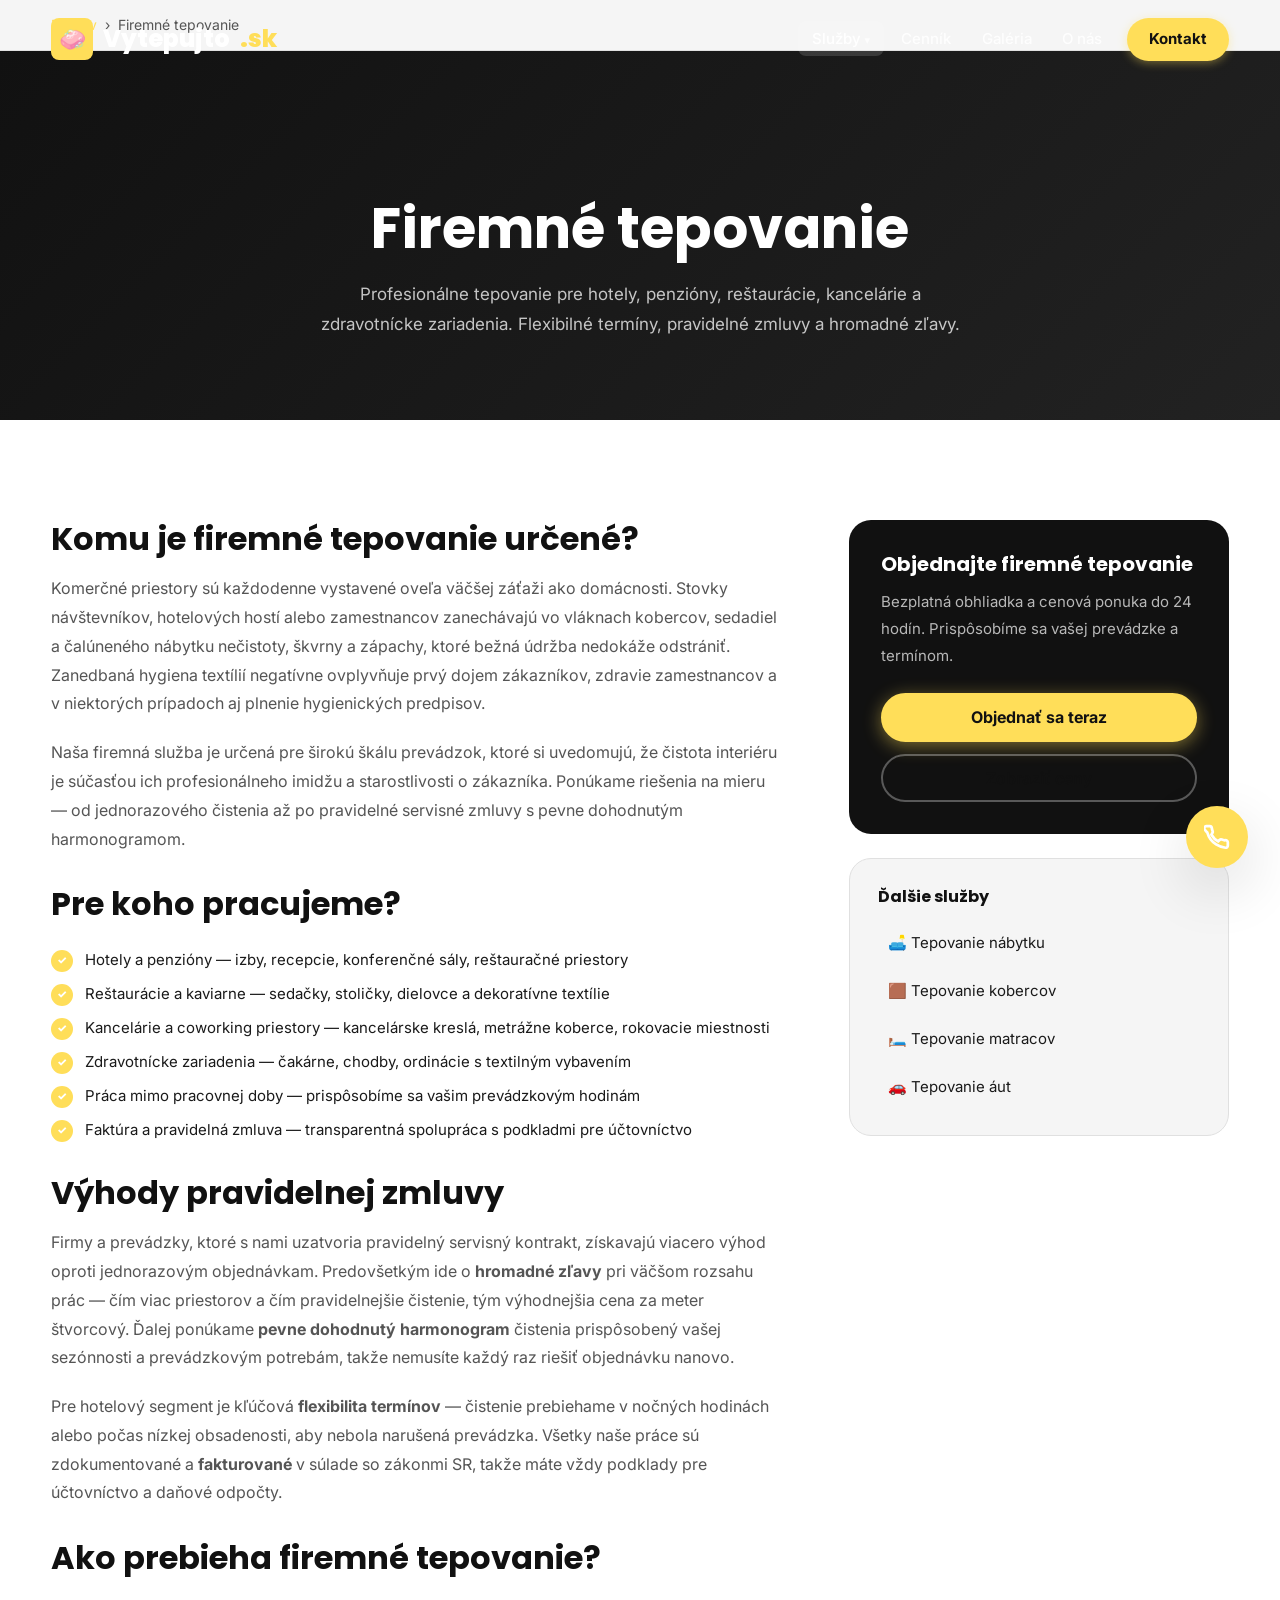
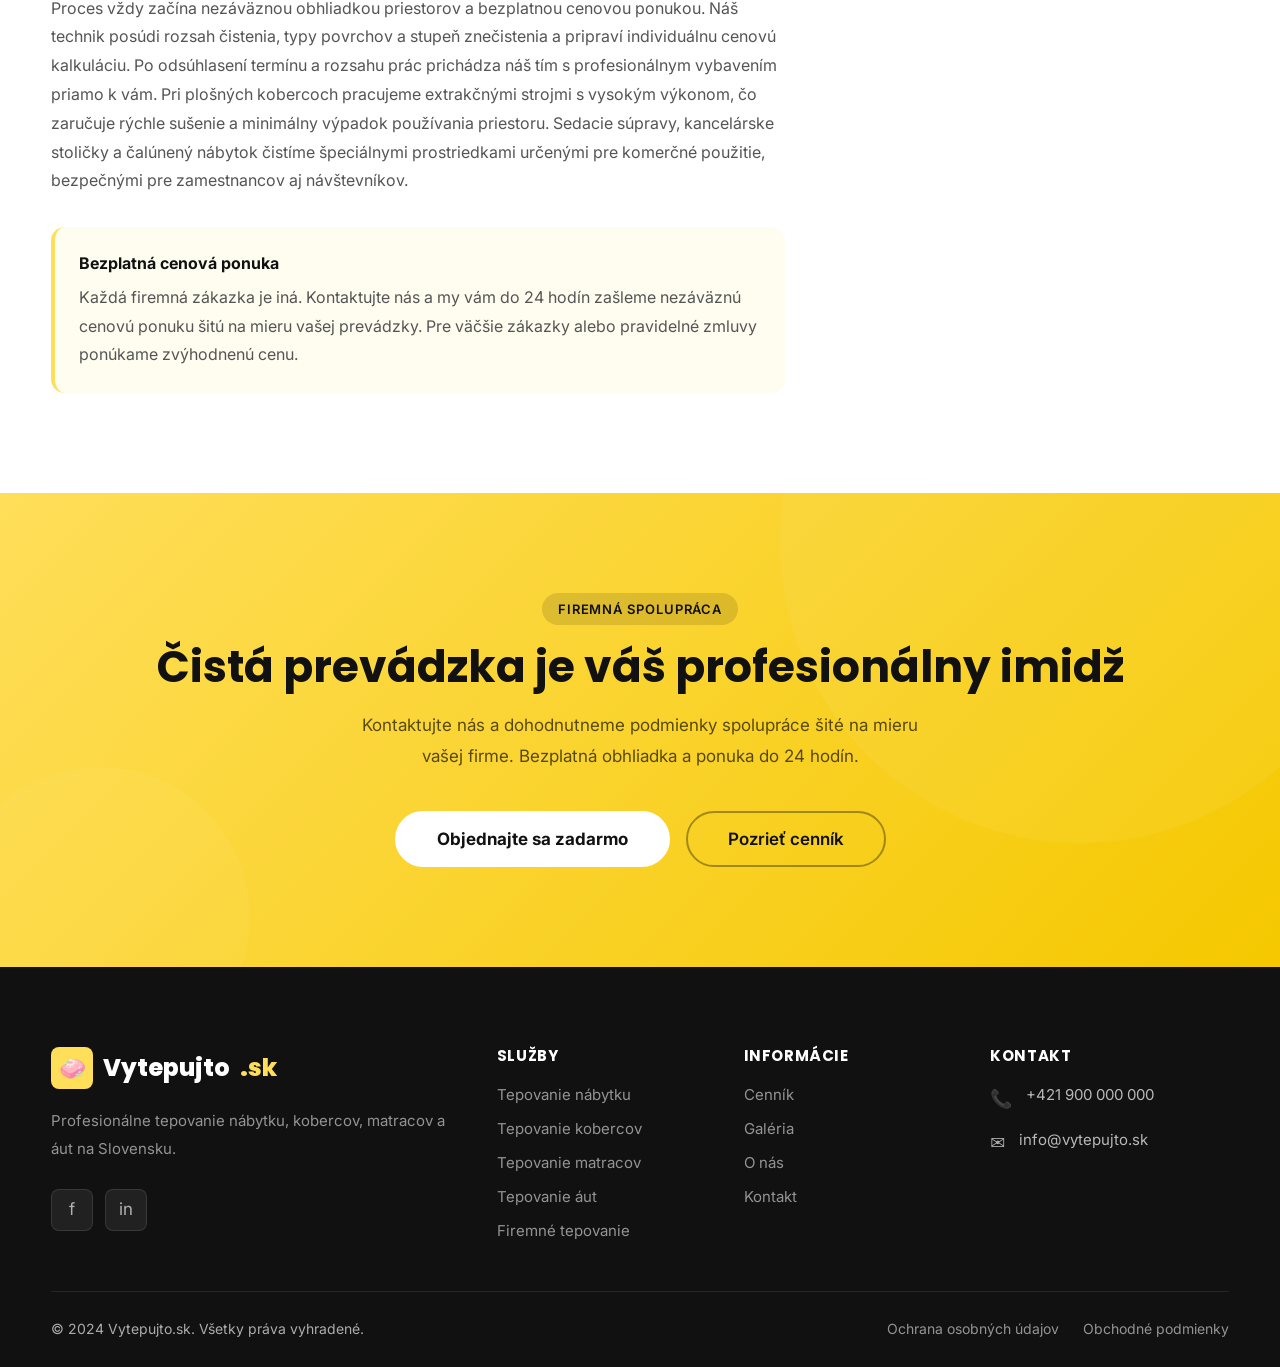
<file: tepovanie-firiem/index.html>
<!DOCTYPE html>
<html lang="sk">
<head>
  <meta charset="UTF-8">
  <meta name="viewport" content="width=device-width, initial-scale=1.0">
  <title>Firemné tepovanie | Hotely, kancelárie, reštaurácie — Vytepujto.sk</title>
  <meta name="description" content="Profesionálne firemné tepovanie pre hotely, kancelárie, reštaurácie. Flexibilné termíny, pravidelné zmluvy, hromadné zľavy. Kontaktujte nás.">
  <meta name="keywords" content="firemné tepovanie, tepovanie hotelov, tepovanie kancelárií, tepovanie reštaurácií, čistenie kobercov firma">
  <meta name="robots" content="index, follow">
  <link rel="canonical" href="https://www.vytepujto.sk/tepovanie-firiem/">
  <meta property="og:title" content="Firemné tepovanie | Hotely, kancelárie, reštaurácie — Vytepujto.sk">
  <meta property="og:description" content="Profesionálne firemné tepovanie pre hotely, kancelárie, reštaurácie. Flexibilné termíny, pravidelné zmluvy, hromadné zľavy.">
  <meta property="og:url" content="https://www.vytepujto.sk/tepovanie-firiem/">
  <meta property="og:type" content="website">
  <script type="application/ld+json">
  {
    "@context": "https://schema.org",
    "@type": "Service",
    "name": "Firemné tepovanie",
    "provider": { "@type": "LocalBusiness", "name": "Vytepujto.sk", "url": "https://www.vytepujto.sk" },
    "description": "Profesionálne firemné tepovanie pre hotely, kancelárie, reštaurácie a ďalšie prevádzky.",
    "areaServed": { "@type": "Country", "name": "Slovensko" }
  }
  </script>
  <link rel="stylesheet" href="/assets/css/style.css">
  <link rel="preconnect" href="https://fonts.googleapis.com">
  <link rel="preconnect" href="https://fonts.gstatic.com" crossorigin>
</head>
<body>

<!-- HEADER -->
<header class="site-header" id="header">
  <div class="container header-inner">
    <a href="/" class="logo" aria-label="Vytepujto.sk — domov">
      <span class="logo-mark" aria-hidden="true">🧼</span>
      Vytepujto<span class="logo-dot">.sk</span>
    </a>
    <nav class="main-nav" aria-label="Hlavná navigácia">
      <div class="nav-item">
        <a href="/tepovanie-nabytku/" class="nav-link" aria-current="page">Služby</a>
        <div class="nav-dropdown" role="menu">
          <a href="/tepovanie-nabytku/"  role="menuitem"><span class="nav-dd-icon">🛋️</span> Tepovanie nábytku</a>
          <a href="/tepovanie-kobercov/" role="menuitem"><span class="nav-dd-icon">🟫</span> Tepovanie kobercov</a>
          <a href="/tepovanie-matracov/" role="menuitem"><span class="nav-dd-icon">🛏️</span> Tepovanie matracov</a>
          <a href="/tepovanie-auta/"     role="menuitem"><span class="nav-dd-icon">🚗</span> Tepovanie áut</a>
          <a href="/tepovanie-firiem/"   role="menuitem"><span class="nav-dd-icon">🏢</span> Firemné tepovanie</a>
        </div>
      </div>
      <a href="/cennik/"  class="nav-link">Cenník</a>
      <a href="/galeria/" class="nav-link">Galéria</a>
      <a href="/o-nas/"   class="nav-link">O nás</a>
      <a href="/kontakt/" class="nav-link nav-cta">Kontakt</a>
    </nav>
    <button class="hamburger" aria-label="Otvoriť menu" aria-expanded="false">
      <span></span><span></span><span></span>
    </button>
  </div>
  <nav class="mobile-drawer" aria-label="Mobilná navigácia">
    <a href="/">Domov</a>
    <a href="/tepovanie-nabytku/">Tepovanie nábytku</a>
    <a href="/tepovanie-kobercov/">Tepovanie kobercov</a>
    <a href="/tepovanie-matracov/">Tepovanie matracov</a>
    <a href="/tepovanie-auta/">Tepovanie áut</a>
    <a href="/tepovanie-firiem/">Firemné tepovanie</a>
    <a href="/cennik/">Cenník</a>
    <a href="/galeria/">Galéria</a>
    <a href="/o-nas/">O nás</a>
    <a href="/kontakt/" class="mobile-cta">Kontaktujte nás</a>
  </nav>
</header>

<!-- BREADCRUMB -->
<div class="breadcrumb-wrap">
  <div class="container">
    <nav class="breadcrumb" aria-label="Navigačná drobečková cesta">
      <a href="/">Domov</a>
      <span class="breadcrumb-sep" aria-hidden="true">›</span>
      <span class="breadcrumb-current" aria-current="page">Firemné tepovanie</span>
    </nav>
  </div>
</div>

<!-- PAGE HERO -->
<section class="page-hero" aria-labelledby="page-title">
  <div class="container">
    <h1 id="page-title">Firemné tepovanie</h1>
    <p>Profesionálne tepovanie pre hotely, penzióny, reštaurácie, kancelárie a zdravotnícke zariadenia. Flexibilné termíny, pravidelné zmluvy a hromadné zľavy.</p>
  </div>
</section>

<!-- MAIN CONTENT -->
<section class="svc-detail section">
  <div class="container">
    <div class="svc-detail-inner">
      <!-- Content -->
      <div class="svc-detail-content fade-left">
        <h2>Komu je firemné tepovanie určené?</h2>
        <p>Komerčné priestory sú každodenne vystavené oveľa väčšej záťaži ako domácnosti. Stovky návštevníkov, hotelových hostí alebo zamestnancov zanechávajú vo vláknach kobercov, sedadiel a čalúneného nábytku nečistoty, škvrny a zápachy, ktoré bežná údržba nedokáže odstrániť. Zanedbaná hygiena textílií negatívne ovplyvňuje prvý dojem zákazníkov, zdravie zamestnancov a v niektorých prípadoch aj plnenie hygienických predpisov.</p>
        <p>Naša firemná služba je určená pre širokú škálu prevádzok, ktoré si uvedomujú, že čistota interiéru je súčasťou ich profesionálneho imidžu a starostlivosti o zákazníka. Ponúkame riešenia na mieru — od jednorazového čistenia až po pravidelné servisné zmluvy s pevne dohodnutým harmonogramom.</p>

        <h2 style="margin-top:2rem">Pre koho pracujeme?</h2>
        <ul class="svc-feature-list">
          <li>Hotely a penzióny — izby, recepcie, konferenčné sály, reštauračné priestory</li>
          <li>Reštaurácie a kaviarne — sedačky, stoličky, dielovce a dekoratívne textílie</li>
          <li>Kancelárie a coworking priestory — kancelárske kreslá, metrážne koberce, rokovacie miestnosti</li>
          <li>Zdravotnícke zariadenia — čakárne, chodby, ordinácie s textilným vybavením</li>
          <li>Práca mimo pracovnej doby — prispôsobíme sa vašim prevádzkovým hodinám</li>
          <li>Faktúra a pravidelná zmluva — transparentná spolupráca s podkladmi pre účtovníctvo</li>
        </ul>

        <h2 style="margin-top:2rem">Výhody pravidelnej zmluvy</h2>
        <p>Firmy a prevádzky, ktoré s nami uzatvoria pravidelný servisný kontrakt, získavajú viacero výhod oproti jednorazovým objednávkam. Predovšetkým ide o <strong>hromadné zľavy</strong> pri väčšom rozsahu prác — čím viac priestorov a čím pravidelnejšie čistenie, tým výhodnejšia cena za meter štvorcový. Ďalej ponúkame <strong>pevne dohodnutý harmonogram</strong> čistenia prispôsobený vašej sezónnosti a prevádzkovým potrebám, takže nemusíte každý raz riešiť objednávku nanovo.</p>
        <p>Pre hotelový segment je kľúčová <strong>flexibilita termínov</strong> — čistenie prebiehame v nočných hodinách alebo počas nízkej obsadenosti, aby nebola narušená prevádzka. Všetky naše práce sú zdokumentované a <strong>fakturované</strong> v súlade so zákonmi SR, takže máte vždy podklady pre účtovníctvo a daňové odpočty.</p>

        <h2 style="margin-top:2rem">Ako prebieha firemné tepovanie?</h2>
        <p>Proces vždy začína nezáväznou obhliadkou priestorov a bezplatnou cenovou ponukou. Náš technik posúdi rozsah čistenia, typy povrchov a stupeň znečistenia a pripraví individuálnu cenovú kalkuláciu. Po odsúhlasení termínu a rozsahu prác prichádza náš tím s profesionálnym vybavením priamo k vám. Pri plošných kobercoch pracujeme extrakčnými strojmi s vysokým výkonom, čo zaručuje rýchle sušenie a minimálny výpadok používania priestoru. Sedacie súpravy, kancelárske stoličky a čalúnený nábytok čistíme špeciálnymi prostriedkami určenými pre komerčné použitie, bezpečnými pre zamestnancov aj návštevníkov.</p>

        <div style="margin-top:2rem;padding:1.5rem;background:var(--clr-bg-light);border-radius:var(--radius-md);border-left:4px solid var(--clr-primary)">
          <strong style="color:var(--clr-dark)">Bezplatná cenová ponuka</strong>
          <p style="margin:0;margin-top:.375rem">Každá firemná zákazka je iná. Kontaktujte nás a my vám do 24 hodín zašleme nezáväznú cenovú ponuku šitú na mieru vašej prevádzky. Pre väčšie zákazky alebo pravidelné zmluvy ponúkame zvýhodnenú cenu.</p>
        </div>
      </div>

      <!-- Sidebar -->
      <aside class="svc-sidebar fade-right">
        <div class="svc-cta-box">
          <h3>Objednajte firemné tepovanie</h3>
          <p>Bezplatná obhliadka a cenová ponuka do 24 hodín. Prispôsobíme sa vašej prevádzke a termínom.</p>
          <a href="/kontakt/" class="btn btn-primary">Objednať sa teraz</a>
          <a href="/cennik/" class="btn btn-outline-white" style="width:100%;margin-top:.75rem;border-color:rgba(255,255,255,.3)">Zobraziť ceny</a>
        </div>

        <div class="quick-links-box">
          <h4>Ďalšie služby</h4>
          <ul>
            <li><a href="/tepovanie-nabytku/">🛋️ Tepovanie nábytku</a></li>
            <li><a href="/tepovanie-kobercov/">🟫 Tepovanie kobercov</a></li>
            <li><a href="/tepovanie-matracov/">🛏️ Tepovanie matracov</a></li>
            <li><a href="/tepovanie-auta/">🚗 Tepovanie áut</a></li>
          </ul>
        </div>
      </aside>
    </div>
  </div>
</section>

<!-- CTA -->
<section class="cta-band" aria-labelledby="cta-fir-heading">
  <div class="container cta-band-inner">
    <span class="badge-tag">Firemná spolupráca</span>
    <h2 id="cta-fir-heading">Čistá prevádzka je váš profesionálny imidž</h2>
    <p>Kontaktujte nás a dohodnutneme podmienky spolupráce šité na mieru vašej firme. Bezplatná obhliadka a ponuka do 24 hodín.</p>
    <div class="cta-actions">
      <a href="/kontakt/" class="btn btn-white btn-lg">Objednajte sa zadarmo</a>
      <a href="/cennik/" class="btn btn-outline-white btn-lg">Pozrieť cenník</a>
    </div>
  </div>
</section>

<!-- FOOTER -->
<footer class="site-footer" aria-label="Pätička stránky">
  <div class="container">
    <div class="footer-grid">
      <div class="footer-brand">
        <a href="/" class="logo" aria-label="Vytepujto.sk — domov"><span class="logo-mark" aria-hidden="true">🧼</span>Vytepujto<span class="logo-dot">.sk</span></a>
        <p>Profesionálne tepovanie nábytku, kobercov, matracov a áut na Slovensku.</p>
        <div class="socials">
          <a href="https://www.facebook.com/vytepujto" class="social-btn" aria-label="Facebook" target="_blank" rel="noopener">f</a>
          <a href="https://www.instagram.com/vytepujto" class="social-btn" aria-label="Instagram" target="_blank" rel="noopener">in</a>
        </div>
      </div>
      <div class="footer-col">
        <h5>Služby</h5>
        <ul class="footer-links">
          <li><a href="/tepovanie-nabytku/">Tepovanie nábytku</a></li>
          <li><a href="/tepovanie-kobercov/">Tepovanie kobercov</a></li>
          <li><a href="/tepovanie-matracov/">Tepovanie matracov</a></li>
          <li><a href="/tepovanie-auta/">Tepovanie áut</a></li>
          <li><a href="/tepovanie-firiem/">Firemné tepovanie</a></li>
        </ul>
      </div>
      <div class="footer-col">
        <h5>Informácie</h5>
        <ul class="footer-links">
          <li><a href="/cennik/">Cenník</a></li>
          <li><a href="/galeria/">Galéria</a></li>
          <li><a href="/o-nas/">O nás</a></li>
          <li><a href="/kontakt/">Kontakt</a></li>
        </ul>
      </div>
      <div class="footer-col">
        <h5>Kontakt</h5>
        <div class="contact-item"><span class="contact-item-icon" aria-hidden="true">📞</span><div><a href="tel:+421900000000">+421 900 000 000</a></div></div>
        <div class="contact-item"><span class="contact-item-icon" aria-hidden="true">✉️</span><div><a href="mailto:info@vytepujto.sk">info@vytepujto.sk</a></div></div>
      </div>
    </div>
    <div class="footer-bottom">
      <span>© 2024 Vytepujto.sk. Všetky práva vyhradené.</span>
      <div class="footer-bottom-links">
        <a href="/ochrana-osobnych-udajov/">Ochrana osobných údajov</a>
        <a href="/obchodne-podmienky/">Obchodné podmienky</a>
      </div>
    </div>
  </div>
</footer>

<a href="tel:+421900000000" class="phone-fab" aria-label="Zavolajte nám">
  <svg width="26" height="26" viewBox="0 0 24 24" fill="none" stroke="currentColor" stroke-width="2.5" aria-hidden="true"><path d="M22 16.92v3a2 2 0 01-2.18 2 19.79 19.79 0 01-8.63-3.07A19.5 19.5 0 013.07 7.9 19.79 19.79 0 01.22 4.27 2 2 0 012.22 2h3a2 2 0 012 1.72c.13.96.36 1.9.71 2.81a2 2 0 01-.45 2.11L6.91 9.91a16 16 0 006.18 6.18l1.27-1.27a2 2 0 012.11-.45c.91.35 1.85.58 2.81.71A2 2 0 0122 16.92z"/></svg>
</a>
<script src="/assets/js/main.js" defer></script>
</body>
</html>
</file>
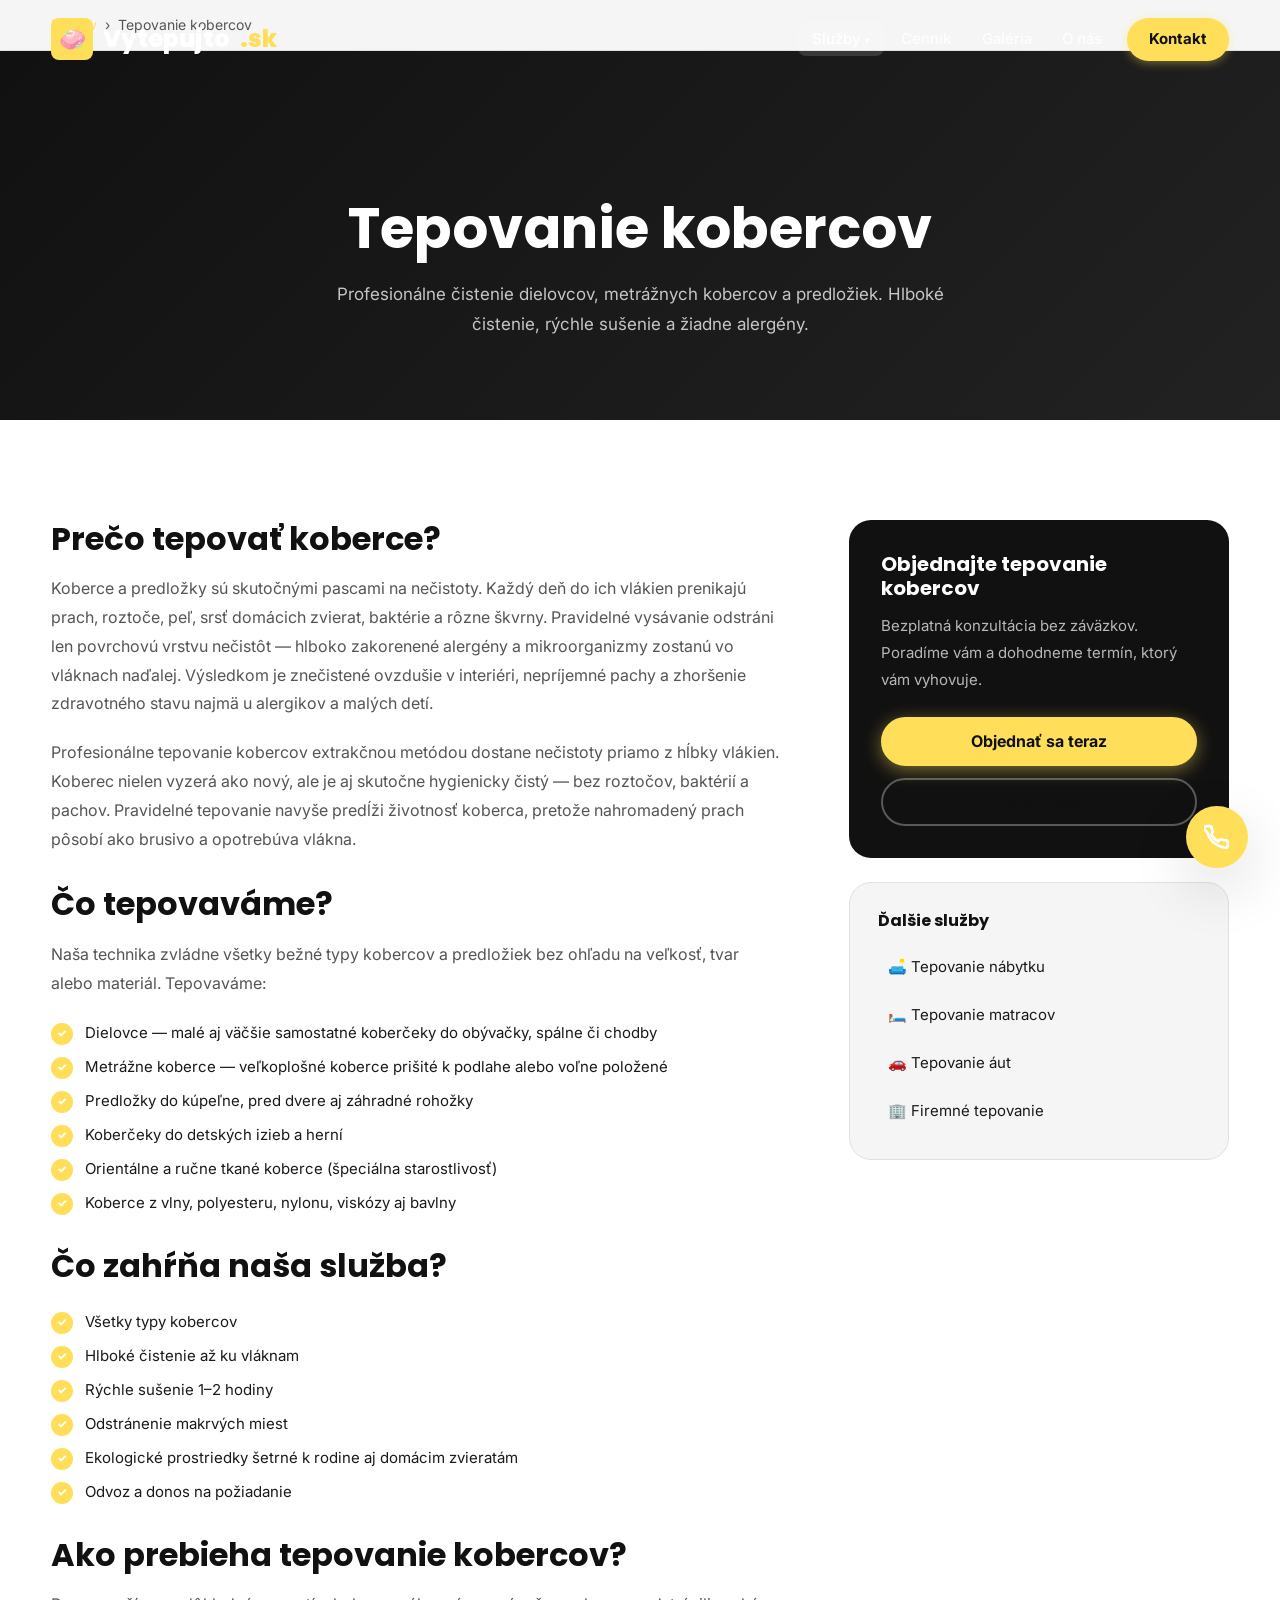
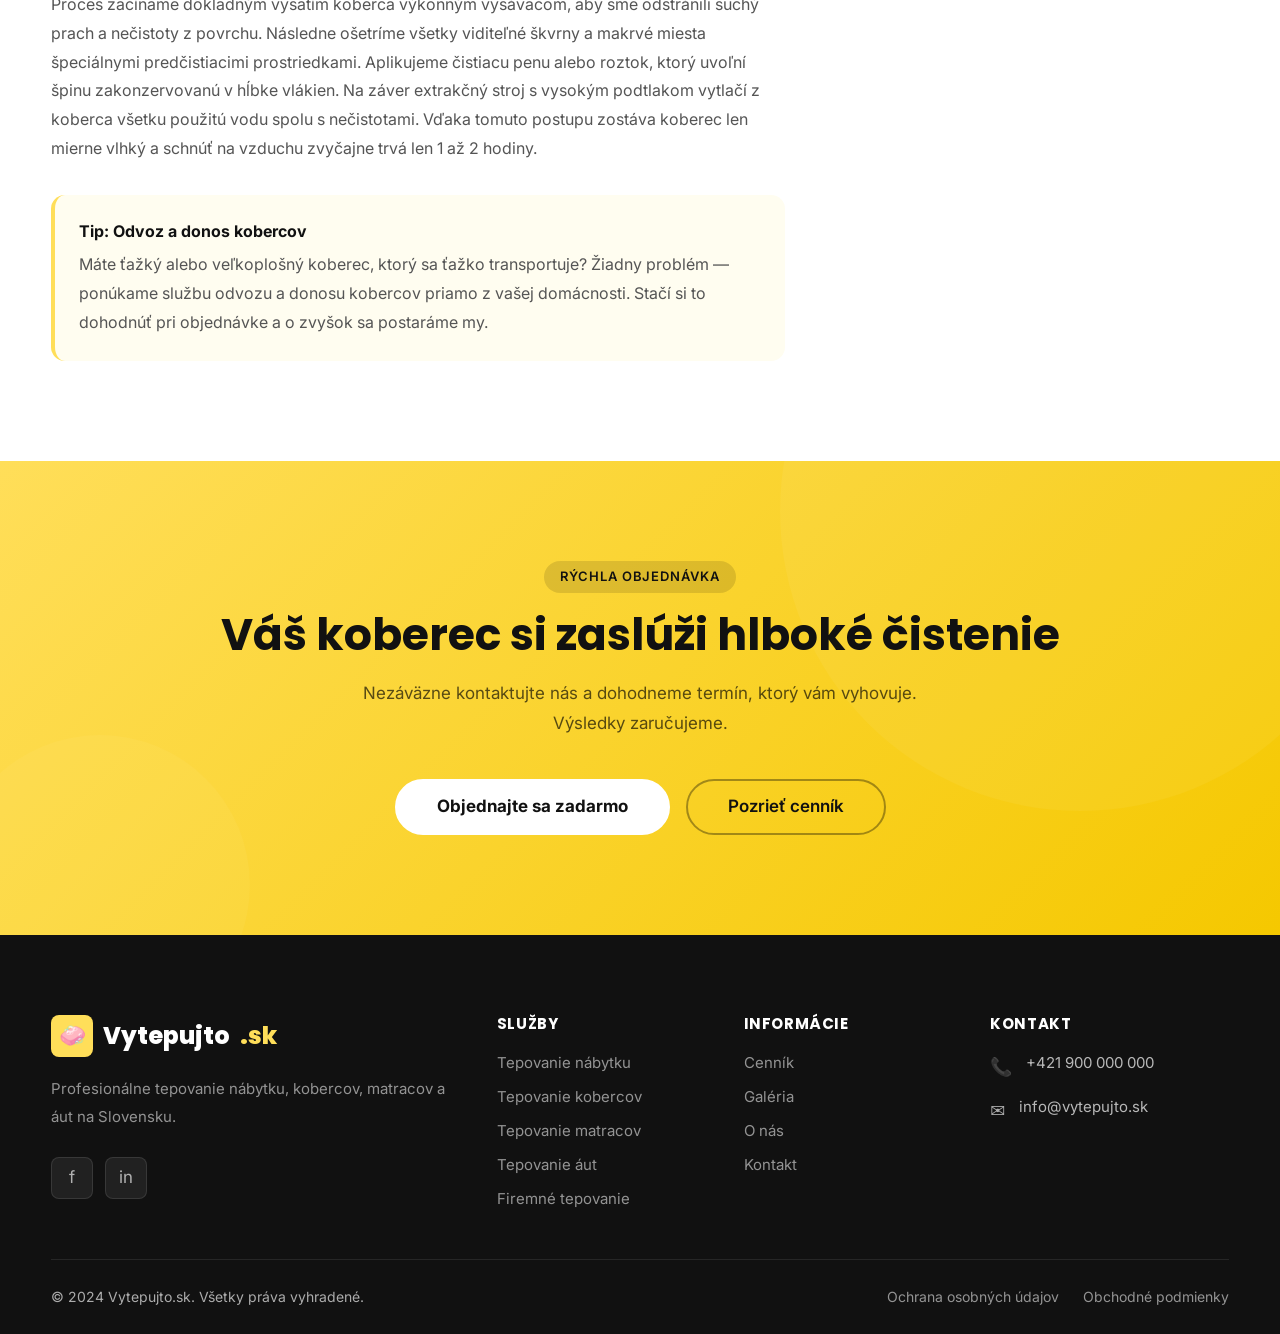
<file: tepovanie-kobercov/index.html>
<!DOCTYPE html>
<html lang="sk">
<head>
  <meta charset="UTF-8">
  <meta name="viewport" content="width=device-width, initial-scale=1.0">
  <title>Tepovanie kobercov | Dielovce a metrážne koberce — Vytepujto.sk</title>
  <meta name="description" content="Profesionálne tepovanie kobercov, dielovcov a predložiek. Hlboké čistenie, rýchle sušenie. Všetky typy kobercov. Bezplatná konzultácia.">
  <meta name="keywords" content="tepovanie kobercov, tepovanie dielovcov, tepovanie predložiek, čistenie kobercov, metrážny koberec čistenie">
  <meta name="robots" content="index, follow">
  <link rel="canonical" href="https://www.vytepujto.sk/tepovanie-kobercov/">
  <meta property="og:title" content="Tepovanie kobercov | Dielovce a metrážne koberce — Vytepujto.sk">
  <meta property="og:description" content="Profesionálne tepovanie kobercov, dielovcov a predložiek na Slovensku. Hlboké čistenie, rýchle sušenie.">
  <meta property="og:url" content="https://www.vytepujto.sk/tepovanie-kobercov/">
  <meta property="og:type" content="website">
  <script type="application/ld+json">
  {
    "@context": "https://schema.org",
    "@type": "Service",
    "name": "Tepovanie kobercov",
    "provider": { "@type": "LocalBusiness", "name": "Vytepujto.sk", "url": "https://www.vytepujto.sk" },
    "description": "Profesionálne tepovanie kobercov, dielovcov a predložiek. Hlboké čistenie, rýchle sušenie. Všetky typy kobercov.",
    "areaServed": { "@type": "Country", "name": "Slovensko" }
  }
  </script>
  <link rel="stylesheet" href="/assets/css/style.css">
  <link rel="preconnect" href="https://fonts.googleapis.com">
  <link rel="preconnect" href="https://fonts.gstatic.com" crossorigin>
</head>
<body>

<!-- HEADER -->
<header class="site-header" id="header">
  <div class="container header-inner">
    <a href="/" class="logo" aria-label="Vytepujto.sk — domov">
      <span class="logo-mark" aria-hidden="true">🧼</span>
      Vytepujto<span class="logo-dot">.sk</span>
    </a>
    <nav class="main-nav" aria-label="Hlavná navigácia">
      <div class="nav-item">
        <a href="/tepovanie-nabytku/" class="nav-link" aria-current="page">Služby</a>
        <div class="nav-dropdown" role="menu">
          <a href="/tepovanie-nabytku/"  role="menuitem"><span class="nav-dd-icon">🛋️</span> Tepovanie nábytku</a>
          <a href="/tepovanie-kobercov/" role="menuitem"><span class="nav-dd-icon">🟫</span> Tepovanie kobercov</a>
          <a href="/tepovanie-matracov/" role="menuitem"><span class="nav-dd-icon">🛏️</span> Tepovanie matracov</a>
          <a href="/tepovanie-auta/"     role="menuitem"><span class="nav-dd-icon">🚗</span> Tepovanie áut</a>
          <a href="/tepovanie-firiem/"   role="menuitem"><span class="nav-dd-icon">🏢</span> Firemné tepovanie</a>
        </div>
      </div>
      <a href="/cennik/"  class="nav-link">Cenník</a>
      <a href="/galeria/" class="nav-link">Galéria</a>
      <a href="/o-nas/"   class="nav-link">O nás</a>
      <a href="/kontakt/" class="nav-link nav-cta">Kontakt</a>
    </nav>
    <button class="hamburger" aria-label="Otvoriť menu" aria-expanded="false">
      <span></span><span></span><span></span>
    </button>
  </div>
  <nav class="mobile-drawer" aria-label="Mobilná navigácia">
    <a href="/">Domov</a>
    <a href="/tepovanie-nabytku/">Tepovanie nábytku</a>
    <a href="/tepovanie-kobercov/">Tepovanie kobercov</a>
    <a href="/tepovanie-matracov/">Tepovanie matracov</a>
    <a href="/tepovanie-auta/">Tepovanie áut</a>
    <a href="/tepovanie-firiem/">Firemné tepovanie</a>
    <a href="/cennik/">Cenník</a>
    <a href="/galeria/">Galéria</a>
    <a href="/o-nas/">O nás</a>
    <a href="/kontakt/" class="mobile-cta">Kontaktujte nás</a>
  </nav>
</header>

<!-- BREADCRUMB -->
<div class="breadcrumb-wrap">
  <div class="container">
    <nav class="breadcrumb" aria-label="Navigačná drobečková cesta">
      <a href="/">Domov</a>
      <span class="breadcrumb-sep" aria-hidden="true">›</span>
      <span class="breadcrumb-current" aria-current="page">Tepovanie kobercov</span>
    </nav>
  </div>
</div>

<!-- PAGE HERO -->
<section class="page-hero" aria-labelledby="page-title">
  <div class="container">
    <h1 id="page-title">Tepovanie kobercov</h1>
    <p>Profesionálne čistenie dielovcov, metrážnych kobercov a predložiek. Hlboké čistenie, rýchle sušenie a žiadne alergény.</p>
  </div>
</section>

<!-- MAIN CONTENT -->
<section class="svc-detail section">
  <div class="container">
    <div class="svc-detail-inner">
      <!-- Content -->
      <div class="svc-detail-content fade-left">
        <h2>Prečo tepovať koberce?</h2>
        <p>Koberce a predložky sú skutočnými pascami na nečistoty. Každý deň do ich vlákien prenikajú prach, roztoče, peľ, srsť domácich zvierat, baktérie a rôzne škvrny. Pravidelné vysávanie odstráni len povrchovú vrstvu nečistôt — hlboko zakorenené alergény a mikroorganizmy zostanú vo vláknach naďalej. Výsledkom je znečistené ovzdušie v interiéri, nepríjemné pachy a zhoršenie zdravotného stavu najmä u alergikov a malých detí.</p>
        <p>Profesionálne tepovanie kobercov extrakčnou metódou dostane nečistoty priamo z hĺbky vlákien. Koberec nielen vyzerá ako nový, ale je aj skutočne hygienicky čistý — bez roztočov, baktérií a pachov. Pravidelné tepovanie navyše predĺži životnosť koberca, pretože nahromadený prach pôsobí ako brusivo a opotrebúva vlákna.</p>

        <h2 style="margin-top:2rem">Čo tepovaváme?</h2>
        <p>Naša technika zvládne všetky bežné typy kobercov a predložiek bez ohľadu na veľkosť, tvar alebo materiál. Tepovaváme:</p>
        <ul class="svc-feature-list">
          <li>Dielovce — malé aj väčšie samostatné koberčeky do obývačky, spálne či chodby</li>
          <li>Metrážne koberce — veľkoplošné koberce prišité k podlahe alebo voľne položené</li>
          <li>Predložky do kúpeľne, pred dvere aj záhradné rohožky</li>
          <li>Koberčeky do detských izieb a herní</li>
          <li>Orientálne a ručne tkané koberce (špeciálna starostlivosť)</li>
          <li>Koberce z vlny, polyesteru, nylonu, viskózy aj bavlny</li>
        </ul>

        <h2 style="margin-top:2rem">Čo zahŕňa naša služba?</h2>
        <ul class="svc-feature-list">
          <li>Všetky typy kobercov</li>
          <li>Hlboké čistenie až ku vláknam</li>
          <li>Rýchle sušenie 1–2 hodiny</li>
          <li>Odstránenie makrvých miest</li>
          <li>Ekologické prostriedky šetrné k rodine aj domácim zvieratám</li>
          <li>Odvoz a donos na požiadanie</li>
        </ul>

        <h2 style="margin-top:2rem">Ako prebieha tepovanie kobercov?</h2>
        <p>Proces začíname dôkladným vysatím koberca výkonným vysávačom, aby sme odstránili suchý prach a nečistoty z povrchu. Následne ošetríme všetky viditeľné škvrny a makrvé miesta špeciálnymi predčistiacimi prostriedkami. Aplikujeme čistiacu penu alebo roztok, ktorý uvoľní špinu zakonzervovanú v hĺbke vlákien. Na záver extrakčný stroj s vysokým podtlakom vytlačí z koberca všetku použitú vodu spolu s nečistotami. Vďaka tomuto postupu zostáva koberec len mierne vlhký a schnúť na vzduchu zvyčajne trvá len 1 až 2 hodiny.</p>

        <div style="margin-top:2rem;padding:1.5rem;background:var(--clr-bg-light);border-radius:var(--radius-md);border-left:4px solid var(--clr-primary)">
          <strong style="color:var(--clr-dark)">Tip: Odvoz a donos kobercov</strong>
          <p style="margin:0;margin-top:.375rem">Máte ťažký alebo veľkoplošný koberec, ktorý sa ťažko transportuje? Žiadny problém — ponúkame službu odvozu a donosu kobercov priamo z vašej domácnosti. Stačí si to dohodnúť pri objednávke a o zvyšok sa postaráme my.</p>
        </div>
      </div>

      <!-- Sidebar -->
      <aside class="svc-sidebar fade-right">
        <div class="svc-cta-box">
          <h3>Objednajte tepovanie kobercov</h3>
          <p>Bezplatná konzultácia bez záväzkov. Poradíme vám a dohodneme termín, ktorý vám vyhovuje.</p>
          <a href="/kontakt/" class="btn btn-primary">Objednať sa teraz</a>
          <a href="/cennik/" class="btn btn-outline-white" style="width:100%;margin-top:.75rem;border-color:rgba(255,255,255,.3)">Zobraziť ceny</a>
        </div>

        <div class="quick-links-box">
          <h4>Ďalšie služby</h4>
          <ul>
            <li><a href="/tepovanie-nabytku/">🛋️ Tepovanie nábytku</a></li>
            <li><a href="/tepovanie-matracov/">🛏️ Tepovanie matracov</a></li>
            <li><a href="/tepovanie-auta/">🚗 Tepovanie áut</a></li>
            <li><a href="/tepovanie-firiem/">🏢 Firemné tepovanie</a></li>
          </ul>
        </div>
      </aside>
    </div>
  </div>
</section>

<!-- CTA -->
<section class="cta-band" aria-labelledby="cta-kob-heading">
  <div class="container cta-band-inner">
    <span class="badge-tag">Rýchla objednávka</span>
    <h2 id="cta-kob-heading">Váš koberec si zaslúži hlboké čistenie</h2>
    <p>Nezáväzne kontaktujte nás a dohodneme termín, ktorý vám vyhovuje. Výsledky zaručujeme.</p>
    <div class="cta-actions">
      <a href="/kontakt/" class="btn btn-white btn-lg">Objednajte sa zadarmo</a>
      <a href="/cennik/" class="btn btn-outline-white btn-lg">Pozrieť cenník</a>
    </div>
  </div>
</section>

<!-- FOOTER -->
<footer class="site-footer" aria-label="Pätička stránky">
  <div class="container">
    <div class="footer-grid">
      <div class="footer-brand">
        <a href="/" class="logo" aria-label="Vytepujto.sk — domov"><span class="logo-mark" aria-hidden="true">🧼</span>Vytepujto<span class="logo-dot">.sk</span></a>
        <p>Profesionálne tepovanie nábytku, kobercov, matracov a áut na Slovensku.</p>
        <div class="socials">
          <a href="https://www.facebook.com/vytepujto" class="social-btn" aria-label="Facebook" target="_blank" rel="noopener">f</a>
          <a href="https://www.instagram.com/vytepujto" class="social-btn" aria-label="Instagram" target="_blank" rel="noopener">in</a>
        </div>
      </div>
      <div class="footer-col">
        <h5>Služby</h5>
        <ul class="footer-links">
          <li><a href="/tepovanie-nabytku/">Tepovanie nábytku</a></li>
          <li><a href="/tepovanie-kobercov/">Tepovanie kobercov</a></li>
          <li><a href="/tepovanie-matracov/">Tepovanie matracov</a></li>
          <li><a href="/tepovanie-auta/">Tepovanie áut</a></li>
          <li><a href="/tepovanie-firiem/">Firemné tepovanie</a></li>
        </ul>
      </div>
      <div class="footer-col">
        <h5>Informácie</h5>
        <ul class="footer-links">
          <li><a href="/cennik/">Cenník</a></li>
          <li><a href="/galeria/">Galéria</a></li>
          <li><a href="/o-nas/">O nás</a></li>
          <li><a href="/kontakt/">Kontakt</a></li>
        </ul>
      </div>
      <div class="footer-col">
        <h5>Kontakt</h5>
        <div class="contact-item"><span class="contact-item-icon" aria-hidden="true">📞</span><div><a href="tel:+421900000000">+421 900 000 000</a></div></div>
        <div class="contact-item"><span class="contact-item-icon" aria-hidden="true">✉️</span><div><a href="mailto:info@vytepujto.sk">info@vytepujto.sk</a></div></div>
      </div>
    </div>
    <div class="footer-bottom">
      <span>© 2024 Vytepujto.sk. Všetky práva vyhradené.</span>
      <div class="footer-bottom-links">
        <a href="/ochrana-osobnych-udajov/">Ochrana osobných údajov</a>
        <a href="/obchodne-podmienky/">Obchodné podmienky</a>
      </div>
    </div>
  </div>
</footer>

<a href="tel:+421900000000" class="phone-fab" aria-label="Zavolajte nám">
  <svg width="26" height="26" viewBox="0 0 24 24" fill="none" stroke="currentColor" stroke-width="2.5" aria-hidden="true"><path d="M22 16.92v3a2 2 0 01-2.18 2 19.79 19.79 0 01-8.63-3.07A19.5 19.5 0 013.07 7.9 19.79 19.79 0 01.22 4.27 2 2 0 012.22 2h3a2 2 0 012 1.72c.13.96.36 1.9.71 2.81a2 2 0 01-.45 2.11L6.91 9.91a16 16 0 006.18 6.18l1.27-1.27a2 2 0 012.11-.45c.91.35 1.85.58 2.81.71A2 2 0 0122 16.92z"/></svg>
</a>
<script src="/assets/js/main.js" defer></script>
</body>
</html>
</file>
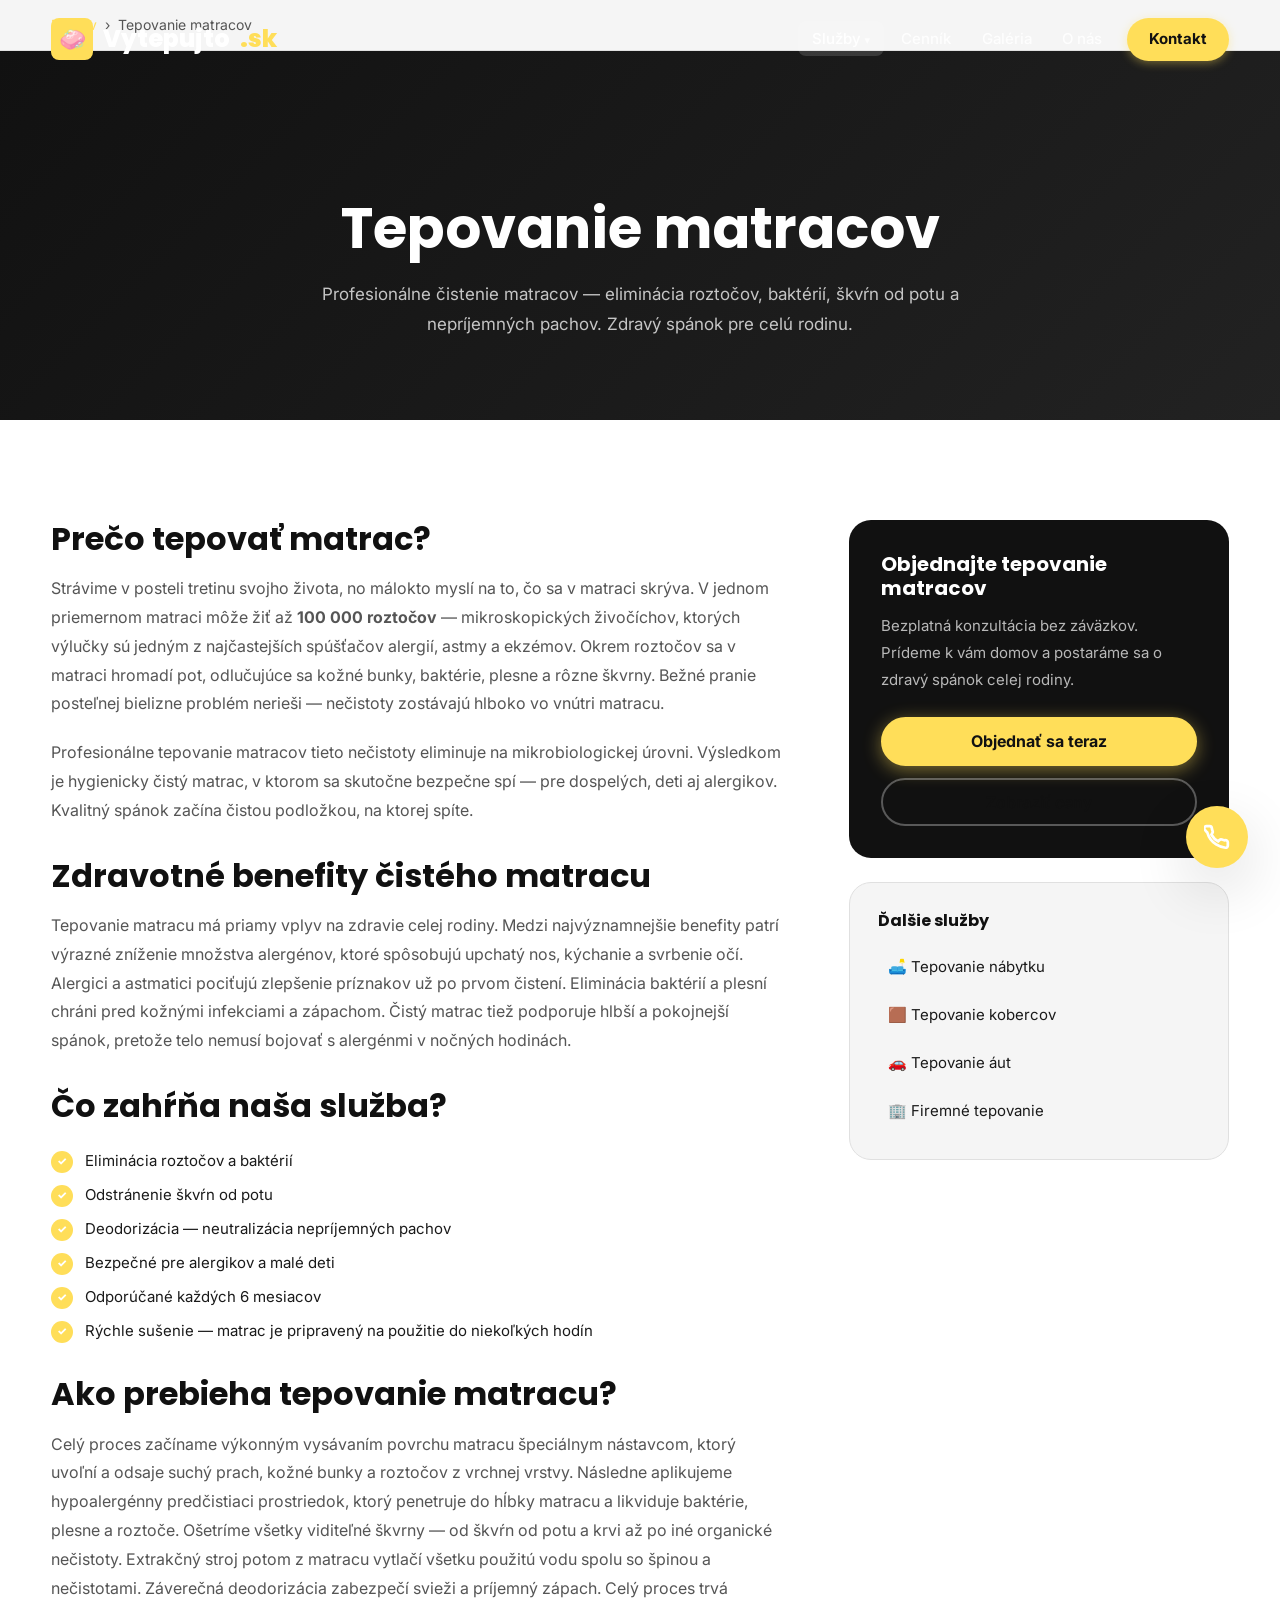
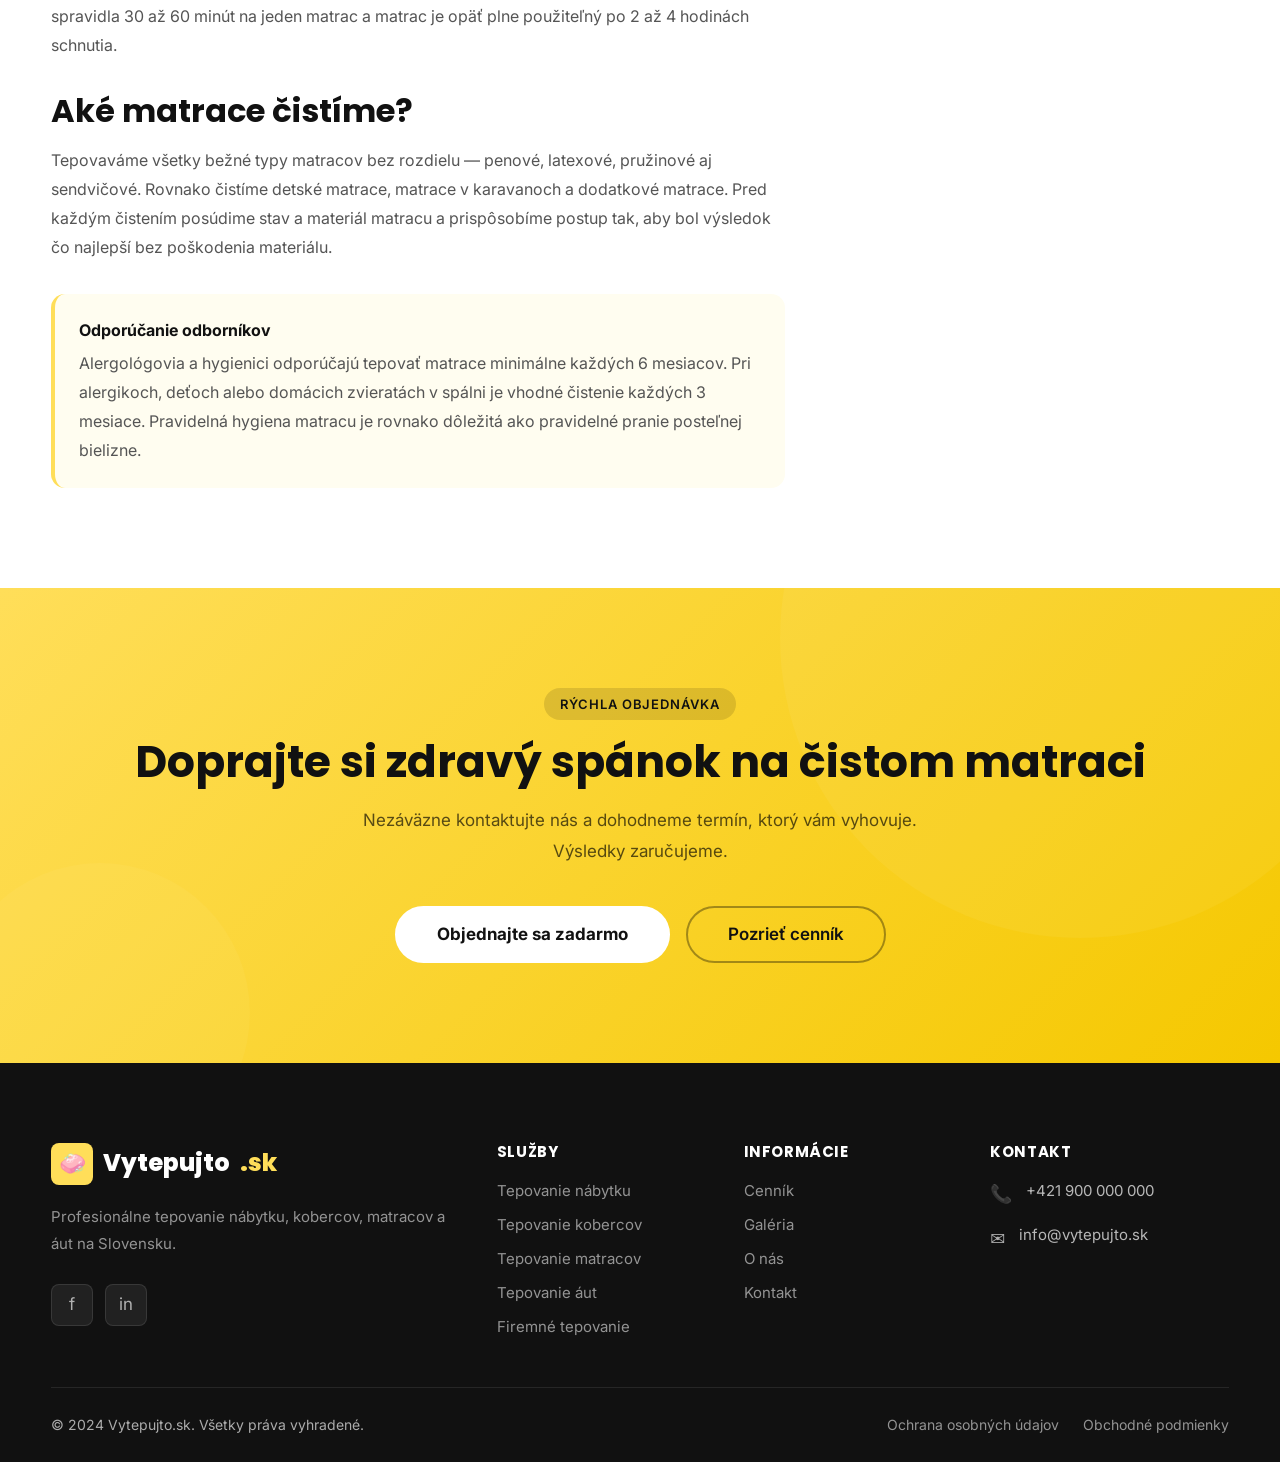
<file: tepovanie-matracov/index.html>
<!DOCTYPE html>
<html lang="sk">
<head>
  <meta charset="UTF-8">
  <meta name="viewport" content="width=device-width, initial-scale=1.0">
  <title>Tepovanie matracov | Hygiena a zdravý spánok — Vytepujto.sk</title>
  <meta name="description" content="Profesionálne tepovanie matracov. Eliminácia roztočov, baktérií a pachov. Zdravý spánok pre celú rodinu. Objednajte sa online.">
  <meta name="keywords" content="tepovanie matracov, čistenie matracov, roztoče v matraci, hygiena matracov, tepovanie postele">
  <meta name="robots" content="index, follow">
  <link rel="canonical" href="https://www.vytepujto.sk/tepovanie-matracov/">
  <meta property="og:title" content="Tepovanie matracov | Hygiena a zdravý spánok — Vytepujto.sk">
  <meta property="og:description" content="Profesionálne tepovanie matracov. Eliminácia roztočov, baktérií a pachov. Zdravý spánok pre celú rodinu.">
  <meta property="og:url" content="https://www.vytepujto.sk/tepovanie-matracov/">
  <meta property="og:type" content="website">
  <script type="application/ld+json">
  {
    "@context": "https://schema.org",
    "@type": "Service",
    "name": "Tepovanie matracov",
    "provider": { "@type": "LocalBusiness", "name": "Vytepujto.sk", "url": "https://www.vytepujto.sk" },
    "description": "Profesionálne tepovanie matracov. Eliminácia roztočov, baktérií a pachov. Zdravý spánok pre celú rodinu.",
    "areaServed": { "@type": "Country", "name": "Slovensko" }
  }
  </script>
  <link rel="stylesheet" href="/assets/css/style.css">
  <link rel="preconnect" href="https://fonts.googleapis.com">
  <link rel="preconnect" href="https://fonts.gstatic.com" crossorigin>
</head>
<body>

<!-- HEADER -->
<header class="site-header" id="header">
  <div class="container header-inner">
    <a href="/" class="logo" aria-label="Vytepujto.sk — domov">
      <span class="logo-mark" aria-hidden="true">🧼</span>
      Vytepujto<span class="logo-dot">.sk</span>
    </a>
    <nav class="main-nav" aria-label="Hlavná navigácia">
      <div class="nav-item">
        <a href="/tepovanie-nabytku/" class="nav-link" aria-current="page">Služby</a>
        <div class="nav-dropdown" role="menu">
          <a href="/tepovanie-nabytku/"  role="menuitem"><span class="nav-dd-icon">🛋️</span> Tepovanie nábytku</a>
          <a href="/tepovanie-kobercov/" role="menuitem"><span class="nav-dd-icon">🟫</span> Tepovanie kobercov</a>
          <a href="/tepovanie-matracov/" role="menuitem"><span class="nav-dd-icon">🛏️</span> Tepovanie matracov</a>
          <a href="/tepovanie-auta/"     role="menuitem"><span class="nav-dd-icon">🚗</span> Tepovanie áut</a>
          <a href="/tepovanie-firiem/"   role="menuitem"><span class="nav-dd-icon">🏢</span> Firemné tepovanie</a>
        </div>
      </div>
      <a href="/cennik/"  class="nav-link">Cenník</a>
      <a href="/galeria/" class="nav-link">Galéria</a>
      <a href="/o-nas/"   class="nav-link">O nás</a>
      <a href="/kontakt/" class="nav-link nav-cta">Kontakt</a>
    </nav>
    <button class="hamburger" aria-label="Otvoriť menu" aria-expanded="false">
      <span></span><span></span><span></span>
    </button>
  </div>
  <nav class="mobile-drawer" aria-label="Mobilná navigácia">
    <a href="/">Domov</a>
    <a href="/tepovanie-nabytku/">Tepovanie nábytku</a>
    <a href="/tepovanie-kobercov/">Tepovanie kobercov</a>
    <a href="/tepovanie-matracov/">Tepovanie matracov</a>
    <a href="/tepovanie-auta/">Tepovanie áut</a>
    <a href="/tepovanie-firiem/">Firemné tepovanie</a>
    <a href="/cennik/">Cenník</a>
    <a href="/galeria/">Galéria</a>
    <a href="/o-nas/">O nás</a>
    <a href="/kontakt/" class="mobile-cta">Kontaktujte nás</a>
  </nav>
</header>

<!-- BREADCRUMB -->
<div class="breadcrumb-wrap">
  <div class="container">
    <nav class="breadcrumb" aria-label="Navigačná drobečková cesta">
      <a href="/">Domov</a>
      <span class="breadcrumb-sep" aria-hidden="true">›</span>
      <span class="breadcrumb-current" aria-current="page">Tepovanie matracov</span>
    </nav>
  </div>
</div>

<!-- PAGE HERO -->
<section class="page-hero" aria-labelledby="page-title">
  <div class="container">
    <h1 id="page-title">Tepovanie matracov</h1>
    <p>Profesionálne čistenie matracov — eliminácia roztočov, baktérií, škvŕn od potu a nepríjemných pachov. Zdravý spánok pre celú rodinu.</p>
  </div>
</section>

<!-- MAIN CONTENT -->
<section class="svc-detail section">
  <div class="container">
    <div class="svc-detail-inner">
      <!-- Content -->
      <div class="svc-detail-content fade-left">
        <h2>Prečo tepovať matrac?</h2>
        <p>Strávime v posteli tretinu svojho života, no málokto myslí na to, čo sa v matraci skrýva. V jednom priemernom matraci môže žiť až <strong>100 000 roztočov</strong> — mikroskopických živočíchov, ktorých výlučky sú jedným z najčastejších spúšťačov alergií, astmy a ekzémov. Okrem roztočov sa v matraci hromadí pot, odlučujúce sa kožné bunky, baktérie, plesne a rôzne škvrny. Bežné pranie posteľnej bielizne problém nerieši — nečistoty zostávajú hlboko vo vnútri matracu.</p>
        <p>Profesionálne tepovanie matracov tieto nečistoty eliminuje na mikrobiologickej úrovni. Výsledkom je hygienicky čistý matrac, v ktorom sa skutočne bezpečne spí — pre dospelých, deti aj alergikov. Kvalitný spánok začína čistou podložkou, na ktorej spíte.</p>

        <h2 style="margin-top:2rem">Zdravotné benefity čistého matracu</h2>
        <p>Tepovanie matracu má priamy vplyv na zdravie celej rodiny. Medzi najvýznamnejšie benefity patrí výrazné zníženie množstva alergénov, ktoré spôsobujú upchatý nos, kýchanie a svrbenie očí. Alergici a astmatici pociťujú zlepšenie príznakov už po prvom čistení. Eliminácia baktérií a plesní chráni pred kožnými infekciami a zápachom. Čistý matrac tiež podporuje hlbší a pokojnejší spánok, pretože telo nemusí bojovať s alergénmi v nočných hodinách.</p>

        <h2 style="margin-top:2rem">Čo zahŕňa naša služba?</h2>
        <ul class="svc-feature-list">
          <li>Eliminácia roztočov a baktérií</li>
          <li>Odstránenie škvŕn od potu</li>
          <li>Deodorizácia — neutralizácia nepríjemných pachov</li>
          <li>Bezpečné pre alergikov a malé deti</li>
          <li>Odporúčané každých 6 mesiacov</li>
          <li>Rýchle sušenie — matrac je pripravený na použitie do niekoľkých hodín</li>
        </ul>

        <h2 style="margin-top:2rem">Ako prebieha tepovanie matracu?</h2>
        <p>Celý proces začíname výkonným vysávaním povrchu matracu špeciálnym nástavcom, ktorý uvoľní a odsaje suchý prach, kožné bunky a roztočov z vrchnej vrstvy. Následne aplikujeme hypoalergénny predčistiaci prostriedok, ktorý penetruje do hĺbky matracu a likviduje baktérie, plesne a roztoče. Ošetríme všetky viditeľné škvrny — od škvŕn od potu a krvi až po iné organické nečistoty. Extrakčný stroj potom z matracu vytlačí všetku použitú vodu spolu so špinou a nečistotami. Záverečná deodorizácia zabezpečí svieži a príjemný zápach. Celý proces trvá spravidla 30 až 60 minút na jeden matrac a matrac je opäť plne použiteľný po 2 až 4 hodinách schnutia.</p>

        <h2 style="margin-top:2rem">Aké matrace čistíme?</h2>
        <p>Tepovaváme všetky bežné typy matracov bez rozdielu — penové, latexové, pružinové aj sendvičové. Rovnako čistíme detské matrace, matrace v karavanoch a dodatkové matrace. Pred každým čistením posúdime stav a materiál matracu a prispôsobíme postup tak, aby bol výsledok čo najlepší bez poškodenia materiálu.</p>

        <div style="margin-top:2rem;padding:1.5rem;background:var(--clr-bg-light);border-radius:var(--radius-md);border-left:4px solid var(--clr-primary)">
          <strong style="color:var(--clr-dark)">Odporúčanie odborníkov</strong>
          <p style="margin:0;margin-top:.375rem">Alergológovia a hygienici odporúčajú tepovať matrace minimálne každých 6 mesiacov. Pri alergikoch, deťoch alebo domácich zvieratách v spálni je vhodné čistenie každých 3 mesiace. Pravidelná hygiena matracu je rovnako dôležitá ako pravidelné pranie posteľnej bielizne.</p>
        </div>
      </div>

      <!-- Sidebar -->
      <aside class="svc-sidebar fade-right">
        <div class="svc-cta-box">
          <h3>Objednajte tepovanie matracov</h3>
          <p>Bezplatná konzultácia bez záväzkov. Prídeme k vám domov a postaráme sa o zdravý spánok celej rodiny.</p>
          <a href="/kontakt/" class="btn btn-primary">Objednať sa teraz</a>
          <a href="/cennik/" class="btn btn-outline-white" style="width:100%;margin-top:.75rem;border-color:rgba(255,255,255,.3)">Zobraziť ceny</a>
        </div>

        <div class="quick-links-box">
          <h4>Ďalšie služby</h4>
          <ul>
            <li><a href="/tepovanie-nabytku/">🛋️ Tepovanie nábytku</a></li>
            <li><a href="/tepovanie-kobercov/">🟫 Tepovanie kobercov</a></li>
            <li><a href="/tepovanie-auta/">🚗 Tepovanie áut</a></li>
            <li><a href="/tepovanie-firiem/">🏢 Firemné tepovanie</a></li>
          </ul>
        </div>
      </aside>
    </div>
  </div>
</section>

<!-- CTA -->
<section class="cta-band" aria-labelledby="cta-mat-heading">
  <div class="container cta-band-inner">
    <span class="badge-tag">Rýchla objednávka</span>
    <h2 id="cta-mat-heading">Doprajte si zdravý spánok na čistom matraci</h2>
    <p>Nezáväzne kontaktujte nás a dohodneme termín, ktorý vám vyhovuje. Výsledky zaručujeme.</p>
    <div class="cta-actions">
      <a href="/kontakt/" class="btn btn-white btn-lg">Objednajte sa zadarmo</a>
      <a href="/cennik/" class="btn btn-outline-white btn-lg">Pozrieť cenník</a>
    </div>
  </div>
</section>

<!-- FOOTER -->
<footer class="site-footer" aria-label="Pätička stránky">
  <div class="container">
    <div class="footer-grid">
      <div class="footer-brand">
        <a href="/" class="logo" aria-label="Vytepujto.sk — domov"><span class="logo-mark" aria-hidden="true">🧼</span>Vytepujto<span class="logo-dot">.sk</span></a>
        <p>Profesionálne tepovanie nábytku, kobercov, matracov a áut na Slovensku.</p>
        <div class="socials">
          <a href="https://www.facebook.com/vytepujto" class="social-btn" aria-label="Facebook" target="_blank" rel="noopener">f</a>
          <a href="https://www.instagram.com/vytepujto" class="social-btn" aria-label="Instagram" target="_blank" rel="noopener">in</a>
        </div>
      </div>
      <div class="footer-col">
        <h5>Služby</h5>
        <ul class="footer-links">
          <li><a href="/tepovanie-nabytku/">Tepovanie nábytku</a></li>
          <li><a href="/tepovanie-kobercov/">Tepovanie kobercov</a></li>
          <li><a href="/tepovanie-matracov/">Tepovanie matracov</a></li>
          <li><a href="/tepovanie-auta/">Tepovanie áut</a></li>
          <li><a href="/tepovanie-firiem/">Firemné tepovanie</a></li>
        </ul>
      </div>
      <div class="footer-col">
        <h5>Informácie</h5>
        <ul class="footer-links">
          <li><a href="/cennik/">Cenník</a></li>
          <li><a href="/galeria/">Galéria</a></li>
          <li><a href="/o-nas/">O nás</a></li>
          <li><a href="/kontakt/">Kontakt</a></li>
        </ul>
      </div>
      <div class="footer-col">
        <h5>Kontakt</h5>
        <div class="contact-item"><span class="contact-item-icon" aria-hidden="true">📞</span><div><a href="tel:+421900000000">+421 900 000 000</a></div></div>
        <div class="contact-item"><span class="contact-item-icon" aria-hidden="true">✉️</span><div><a href="mailto:info@vytepujto.sk">info@vytepujto.sk</a></div></div>
      </div>
    </div>
    <div class="footer-bottom">
      <span>© 2024 Vytepujto.sk. Všetky práva vyhradené.</span>
      <div class="footer-bottom-links">
        <a href="/ochrana-osobnych-udajov/">Ochrana osobných údajov</a>
        <a href="/obchodne-podmienky/">Obchodné podmienky</a>
      </div>
    </div>
  </div>
</footer>

<a href="tel:+421900000000" class="phone-fab" aria-label="Zavolajte nám">
  <svg width="26" height="26" viewBox="0 0 24 24" fill="none" stroke="currentColor" stroke-width="2.5" aria-hidden="true"><path d="M22 16.92v3a2 2 0 01-2.18 2 19.79 19.79 0 01-8.63-3.07A19.5 19.5 0 013.07 7.9 19.79 19.79 0 01.22 4.27 2 2 0 012.22 2h3a2 2 0 012 1.72c.13.96.36 1.9.71 2.81a2 2 0 01-.45 2.11L6.91 9.91a16 16 0 006.18 6.18l1.27-1.27a2 2 0 012.11-.45c.91.35 1.85.58 2.81.71A2 2 0 0122 16.92z"/></svg>
</a>
<script src="/assets/js/main.js" defer></script>
</body>
</html>
</file>
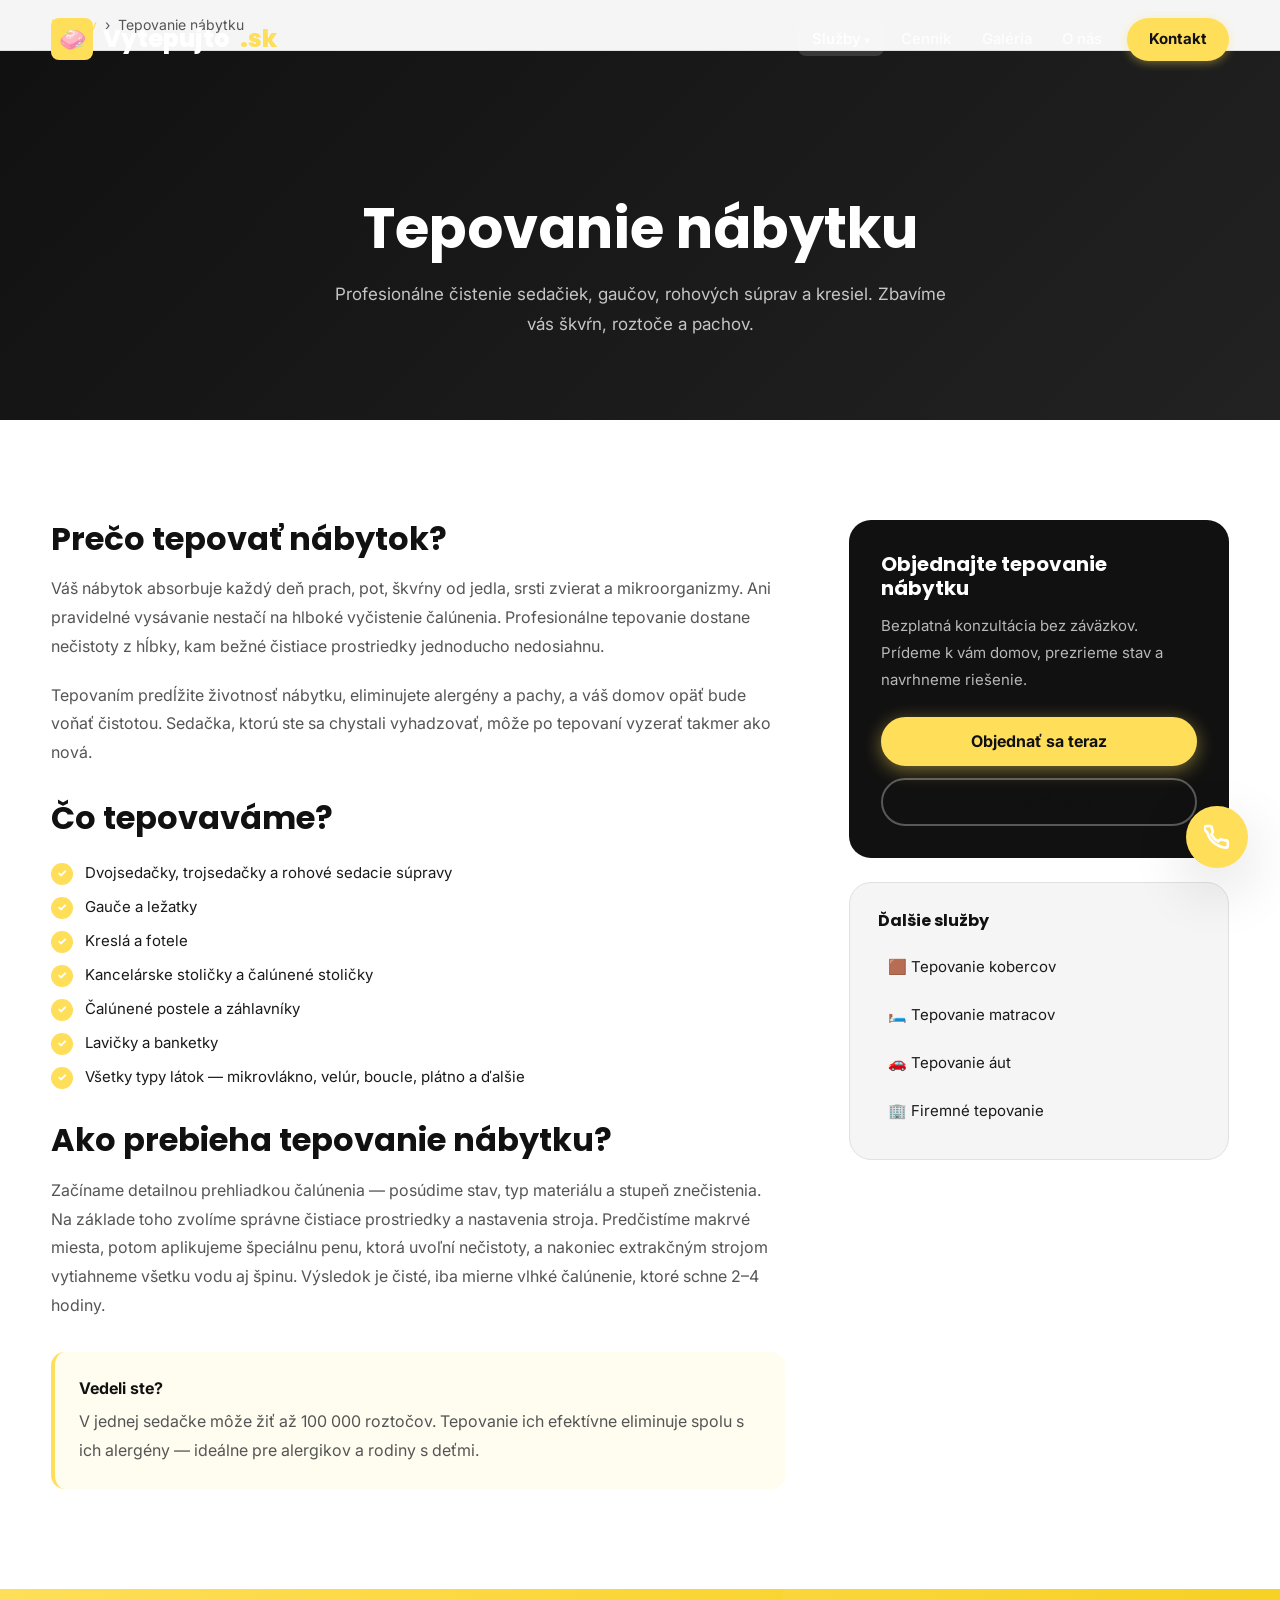
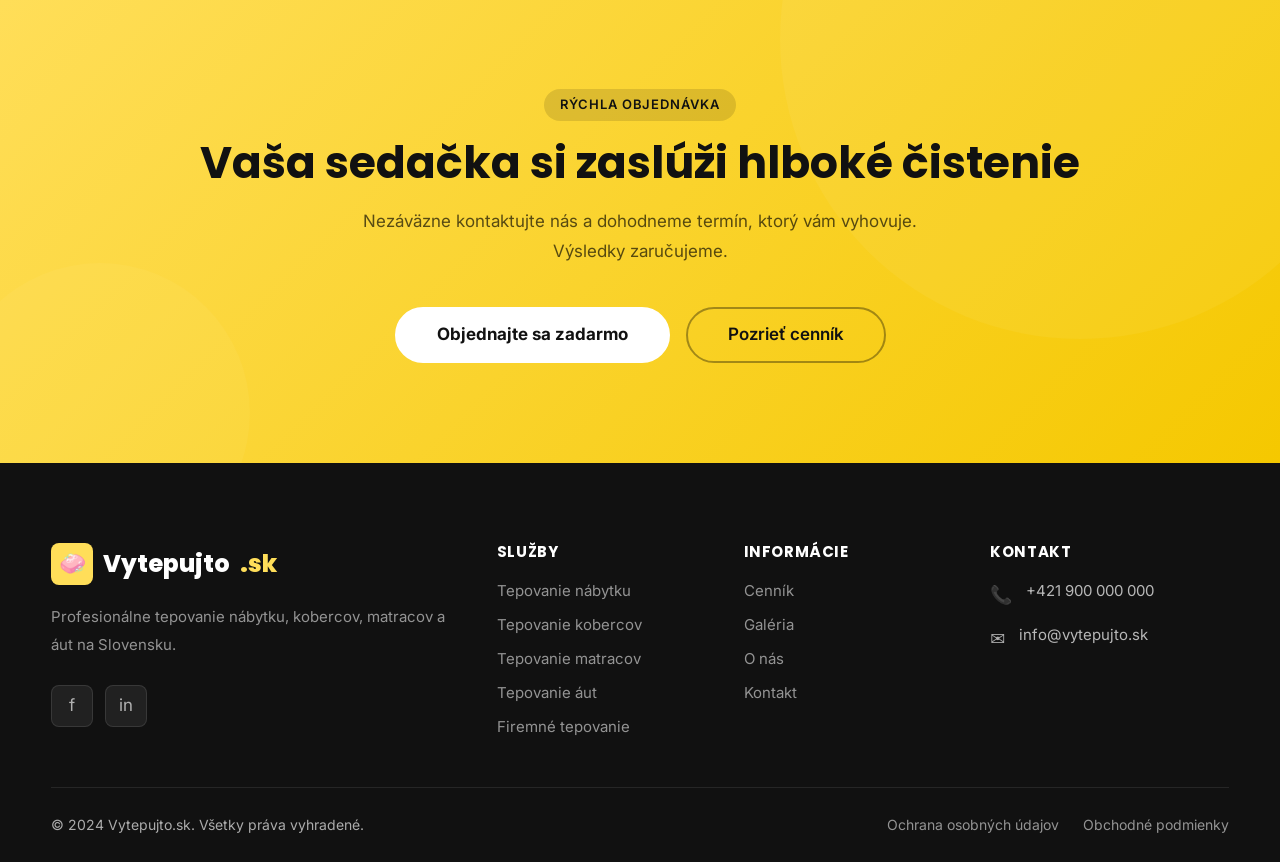
<file: tepovanie-nabytku/index.html>
<!DOCTYPE html>
<html lang="sk">
<head>
  <meta charset="UTF-8">
  <meta name="viewport" content="width=device-width, initial-scale=1.0">
  <title>Tepovanie nábytku | Sedačky, gauče, kreslá — Vytepujto.sk</title>
  <meta name="description" content="Profesionálne tepovanie nábytku — sedačiek, gaučov, rohových súprav a kresiel. Odstránenie škvŕn, roztoče a pachov. Výsledky zaručené. Objednajte sa online.">
  <meta name="keywords" content="tepovanie nábytku, tepovanie sedačky, tepovanie gauča, tepovanie rohového nábytku, čistenie čalúnenia">
  <meta name="robots" content="index, follow">
  <link rel="canonical" href="https://www.vytepujto.sk/tepovanie-nabytku/">
  <meta property="og:title" content="Tepovanie nábytku | Sedačky, gauče, kreslá — Vytepujto.sk">
  <meta property="og:description" content="Profesionálne tepovanie nábytku na Slovensku. Výsledky, ktoré vidíte.">
  <meta property="og:url" content="https://www.vytepujto.sk/tepovanie-nabytku/">
  <meta property="og:type" content="website">
  <script type="application/ld+json">
  {
    "@context": "https://schema.org",
    "@type": "Service",
    "name": "Tepovanie nábytku",
    "provider": { "@type": "LocalBusiness", "name": "Vytepujto.sk", "url": "https://www.vytepujto.sk" },
    "description": "Profesionálne tepovanie sedačiek, gaučov, rohových súprav a kresiel.",
    "areaServed": { "@type": "Country", "name": "Slovensko" }
  }
  </script>
  <link rel="stylesheet" href="/assets/css/style.css">
  <link rel="preconnect" href="https://fonts.googleapis.com">
  <link rel="preconnect" href="https://fonts.gstatic.com" crossorigin>
</head>
<body>

<!-- HEADER -->
<header class="site-header" id="header">
  <div class="container header-inner">
    <a href="/" class="logo" aria-label="Vytepujto.sk — domov">
      <span class="logo-mark" aria-hidden="true">🧼</span>
      Vytepujto<span class="logo-dot">.sk</span>
    </a>
    <nav class="main-nav" aria-label="Hlavná navigácia">
      <div class="nav-item">
        <a href="/tepovanie-nabytku/" class="nav-link" aria-current="page">Služby</a>
        <div class="nav-dropdown" role="menu">
          <a href="/tepovanie-nabytku/"  role="menuitem"><span class="nav-dd-icon">🛋️</span> Tepovanie nábytku</a>
          <a href="/tepovanie-kobercov/" role="menuitem"><span class="nav-dd-icon">🟫</span> Tepovanie kobercov</a>
          <a href="/tepovanie-matracov/" role="menuitem"><span class="nav-dd-icon">🛏️</span> Tepovanie matracov</a>
          <a href="/tepovanie-auta/"     role="menuitem"><span class="nav-dd-icon">🚗</span> Tepovanie áut</a>
          <a href="/tepovanie-firiem/"   role="menuitem"><span class="nav-dd-icon">🏢</span> Firemné tepovanie</a>
        </div>
      </div>
      <a href="/cennik/"  class="nav-link">Cenník</a>
      <a href="/galeria/" class="nav-link">Galéria</a>
      <a href="/o-nas/"   class="nav-link">O nás</a>
      <a href="/kontakt/" class="nav-link nav-cta">Kontakt</a>
    </nav>
    <button class="hamburger" aria-label="Otvoriť menu" aria-expanded="false">
      <span></span><span></span><span></span>
    </button>
  </div>
  <nav class="mobile-drawer" aria-label="Mobilná navigácia">
    <a href="/">Domov</a>
    <a href="/tepovanie-nabytku/">Tepovanie nábytku</a>
    <a href="/tepovanie-kobercov/">Tepovanie kobercov</a>
    <a href="/tepovanie-matracov/">Tepovanie matracov</a>
    <a href="/tepovanie-auta/">Tepovanie áut</a>
    <a href="/tepovanie-firiem/">Firemné tepovanie</a>
    <a href="/cennik/">Cenník</a>
    <a href="/galeria/">Galéria</a>
    <a href="/o-nas/">O nás</a>
    <a href="/kontakt/" class="mobile-cta">Kontaktujte nás</a>
  </nav>
</header>

<!-- BREADCRUMB -->
<div class="breadcrumb-wrap">
  <div class="container">
    <nav class="breadcrumb" aria-label="Navigačná drobečková cesta">
      <a href="/">Domov</a>
      <span class="breadcrumb-sep" aria-hidden="true">›</span>
      <span class="breadcrumb-current" aria-current="page">Tepovanie nábytku</span>
    </nav>
  </div>
</div>

<!-- PAGE HERO -->
<section class="page-hero" aria-labelledby="page-title">
  <div class="container">
    <h1 id="page-title">Tepovanie nábytku</h1>
    <p>Profesionálne čistenie sedačiek, gaučov, rohových súprav a kresiel. Zbavíme vás škvŕn, roztoče a pachov.</p>
  </div>
</section>

<!-- MAIN CONTENT -->
<section class="svc-detail section">
  <div class="container">
    <div class="svc-detail-inner">
      <!-- Content -->
      <div class="svc-detail-content fade-left">
        <h2>Prečo tepovať nábytok?</h2>
        <p>Váš nábytok absorbuje každý deň prach, pot, škvŕny od jedla, srsti zvierat a mikroorganizmy. Ani pravidelné vysávanie nestačí na hlboké vyčistenie čalúnenia. Profesionálne tepovanie dostane nečistoty z hĺbky, kam bežné čistiace prostriedky jednoducho nedosiahnu.</p>
        <p>Tepovaním predĺžite životnosť nábytku, eliminujete alergény a pachy, a váš domov opäť bude voňať čistotou. Sedačka, ktorú ste sa chystali vyhadzovať, môže po tepovaní vyzerať takmer ako nová.</p>

        <h2 style="margin-top:2rem">Čo tepovaváme?</h2>
        <ul class="svc-feature-list">
          <li>Dvojsedačky, trojsedačky a rohové sedacie súpravy</li>
          <li>Gauče a ležatky</li>
          <li>Kreslá a fotele</li>
          <li>Kancelárske stoličky a čalúnené stoličky</li>
          <li>Čalúnené postele a záhlavníky</li>
          <li>Lavičky a banketky</li>
          <li>Všetky typy látok — mikrovlákno, velúr, boucle, plátno a ďalšie</li>
        </ul>

        <h2 style="margin-top:2rem">Ako prebieha tepovanie nábytku?</h2>
        <p>Začíname detailnou prehliadkou čalúnenia — posúdime stav, typ materiálu a stupeň znečistenia. Na základe toho zvolíme správne čistiace prostriedky a nastavenia stroja. Predčistíme makrvé miesta, potom aplikujeme špeciálnu penu, ktorá uvoľní nečistoty, a nakoniec extrakčným strojom vytiahneme všetku vodu aj špinu. Výsledok je čisté, iba mierne vlhké čalúnenie, ktoré schne 2–4 hodiny.</p>

        <div style="margin-top:2rem;padding:1.5rem;background:var(--clr-bg-light);border-radius:var(--radius-md);border-left:4px solid var(--clr-primary)">
          <strong style="color:var(--clr-dark)">Vedeli ste?</strong>
          <p style="margin:0;margin-top:.375rem">V jednej sedačke môže žiť až 100 000 roztočov. Tepovanie ich efektívne eliminuje spolu s ich alergény — ideálne pre alergikov a rodiny s deťmi.</p>
        </div>
      </div>

      <!-- Sidebar -->
      <aside class="svc-sidebar fade-right">
        <div class="svc-cta-box">
          <h3>Objednajte tepovanie nábytku</h3>
          <p>Bezplatná konzultácia bez záväzkov. Prídeme k vám domov, prezrieme stav a navrhneme riešenie.</p>
          <a href="/kontakt/" class="btn btn-primary">Objednať sa teraz</a>
          <a href="/cennik/" class="btn btn-outline-white" style="width:100%;margin-top:.75rem;border-color:rgba(255,255,255,.3)">Zobraziť ceny</a>
        </div>

        <div class="quick-links-box">
          <h4>Ďalšie služby</h4>
          <ul>
            <li><a href="/tepovanie-kobercov/">🟫 Tepovanie kobercov</a></li>
            <li><a href="/tepovanie-matracov/">🛏️ Tepovanie matracov</a></li>
            <li><a href="/tepovanie-auta/">🚗 Tepovanie áut</a></li>
            <li><a href="/tepovanie-firiem/">🏢 Firemné tepovanie</a></li>
          </ul>
        </div>
      </aside>
    </div>
  </div>
</section>

<!-- CTA -->
<section class="cta-band" aria-labelledby="cta-nab-heading">
  <div class="container cta-band-inner">
    <span class="badge-tag">Rýchla objednávka</span>
    <h2 id="cta-nab-heading">Vaša sedačka si zaslúži hlboké čistenie</h2>
    <p>Nezáväzne kontaktujte nás a dohodneme termín, ktorý vám vyhovuje. Výsledky zaručujeme.</p>
    <div class="cta-actions">
      <a href="/kontakt/" class="btn btn-white btn-lg">Objednajte sa zadarmo</a>
      <a href="/cennik/" class="btn btn-outline-white btn-lg">Pozrieť cenník</a>
    </div>
  </div>
</section>

<!-- FOOTER -->
<footer class="site-footer" aria-label="Pätička stránky">
  <div class="container">
    <div class="footer-grid">
      <div class="footer-brand">
        <a href="/" class="logo" aria-label="Vytepujto.sk — domov"><span class="logo-mark" aria-hidden="true">🧼</span>Vytepujto<span class="logo-dot">.sk</span></a>
        <p>Profesionálne tepovanie nábytku, kobercov, matracov a áut na Slovensku.</p>
        <div class="socials">
          <a href="https://www.facebook.com/vytepujto" class="social-btn" aria-label="Facebook" target="_blank" rel="noopener">f</a>
          <a href="https://www.instagram.com/vytepujto" class="social-btn" aria-label="Instagram" target="_blank" rel="noopener">in</a>
        </div>
      </div>
      <div class="footer-col">
        <h5>Služby</h5>
        <ul class="footer-links">
          <li><a href="/tepovanie-nabytku/">Tepovanie nábytku</a></li>
          <li><a href="/tepovanie-kobercov/">Tepovanie kobercov</a></li>
          <li><a href="/tepovanie-matracov/">Tepovanie matracov</a></li>
          <li><a href="/tepovanie-auta/">Tepovanie áut</a></li>
          <li><a href="/tepovanie-firiem/">Firemné tepovanie</a></li>
        </ul>
      </div>
      <div class="footer-col">
        <h5>Informácie</h5>
        <ul class="footer-links">
          <li><a href="/cennik/">Cenník</a></li>
          <li><a href="/galeria/">Galéria</a></li>
          <li><a href="/o-nas/">O nás</a></li>
          <li><a href="/kontakt/">Kontakt</a></li>
        </ul>
      </div>
      <div class="footer-col">
        <h5>Kontakt</h5>
        <div class="contact-item"><span class="contact-item-icon" aria-hidden="true">📞</span><div><a href="tel:+421900000000">+421 900 000 000</a></div></div>
        <div class="contact-item"><span class="contact-item-icon" aria-hidden="true">✉️</span><div><a href="mailto:info@vytepujto.sk">info@vytepujto.sk</a></div></div>
      </div>
    </div>
    <div class="footer-bottom">
      <span>© 2024 Vytepujto.sk. Všetky práva vyhradené.</span>
      <div class="footer-bottom-links">
        <a href="/ochrana-osobnych-udajov/">Ochrana osobných údajov</a>
        <a href="/obchodne-podmienky/">Obchodné podmienky</a>
      </div>
    </div>
  </div>
</footer>

<a href="tel:+421900000000" class="phone-fab" aria-label="Zavolajte nám">
  <svg width="26" height="26" viewBox="0 0 24 24" fill="none" stroke="currentColor" stroke-width="2.5" aria-hidden="true"><path d="M22 16.92v3a2 2 0 01-2.18 2 19.79 19.79 0 01-8.63-3.07A19.5 19.5 0 013.07 7.9 19.79 19.79 0 01.22 4.27 2 2 0 012.22 2h3a2 2 0 012 1.72c.13.96.36 1.9.71 2.81a2 2 0 01-.45 2.11L6.91 9.91a16 16 0 006.18 6.18l1.27-1.27a2 2 0 012.11-.45c.91.35 1.85.58 2.81.71A2 2 0 0122 16.92z"/></svg>
</a>
<script src="/assets/js/main.js" defer></script>
</body>
</html>
</file>
<file: assets/css/style.css>
/* ============================================================
   VYTEPUJTO.SK — Main Stylesheet
   Modern, fast, fully responsive
   ============================================================ */

@import url('https://fonts.googleapis.com/css2?family=Poppins:wght@400;500;600;700;800&family=Inter:wght@400;500;600&display=swap');

/* ---- Variables ---- */
:root {
  --clr-primary:       #ffde59;
  --clr-primary-dark:  #f5c800;
  --clr-primary-light: #fffbe0;
  --clr-accent:        #ffde59;
  --clr-accent-dark:   #f5c800;
  --clr-dark:          #111111;
  --clr-text:          #1a1a1a;
  --clr-muted:         #555555;
  --clr-bg:            #ffffff;
  --clr-bg-light:      #fffdf0;
  --clr-bg-gray:       #f5f5f5;
  --clr-border:        #e0e0e0;
  --clr-success:       #22c55e;
  --clr-warning:       #f59e0b;

  --font-head: 'Poppins', system-ui, sans-serif;
  --font-body: 'Inter', system-ui, sans-serif;

  --radius-sm: 8px;
  --radius-md: 14px;
  --radius-lg: 22px;
  --radius-xl: 32px;
  --radius-full: 9999px;

  --shadow-sm:  0 1px 3px rgba(0,0,0,.08), 0 1px 2px rgba(0,0,0,.05);
  --shadow-md:  0 4px 12px rgba(0,0,0,.10);
  --shadow-lg:  0 10px 30px rgba(0,0,0,.12);
  --shadow-xl:  0 20px 60px rgba(0,0,0,.14);

  --transition: .22s ease;
  --transition-slow: .4s ease;

  --section-pad: clamp(60px, 8vw, 100px);
}

/* ---- Reset ---- */
*, *::before, *::after { box-sizing: border-box; margin: 0; padding: 0; }
html { scroll-behavior: smooth; }
body {
  font-family: var(--font-body);
  color: var(--clr-text);
  background: var(--clr-bg);
  line-height: 1.6;
  overflow-x: hidden;
}
img { max-width: 100%; height: auto; display: block; }
a { text-decoration: none; color: inherit; }
ul { list-style: none; }
button { cursor: pointer; font-family: var(--font-body); }

/* ---- Typography ---- */
h1, h2, h3, h4, h5 { font-family: var(--font-head); font-weight: 700; line-height: 1.2; color: var(--clr-dark); }
h1 { font-size: clamp(2rem,   5vw, 3.5rem); }
h2 { font-size: clamp(1.75rem, 4vw, 2.75rem); }
h3 { font-size: clamp(1.2rem,  3vw, 1.6rem); }
h4 { font-size: 1.15rem; }
p  { color: var(--clr-muted); line-height: 1.8; }

/* ---- Layout ---- */
.container { width: min(92%, 1200px); margin-inline: auto; }
.section    { padding-block: var(--section-pad); }
.section-sm { padding-block: calc(var(--section-pad) * .65); }

/* ---- Section Header ---- */
.section-header { text-align: center; max-width: 720px; margin-inline: auto; margin-bottom: clamp(40px, 6vw, 72px); }
.section-header h2 { margin-bottom: .875rem; }
.section-header p  { font-size: 1.0625rem; }

.badge-tag {
  display: inline-block;
  background: var(--clr-primary-light);
  color: var(--clr-primary-dark);
  font-size: .8125rem;
  font-weight: 600;
  letter-spacing: .07em;
  text-transform: uppercase;
  padding: .35rem 1rem;
  border-radius: var(--radius-full);
  margin-bottom: 1rem;
}

/* ---- Buttons ---- */
.btn {
  display: inline-flex;
  align-items: center;
  justify-content: center;
  gap: .5rem;
  padding: .9rem 2rem;
  border-radius: var(--radius-full);
  font-weight: 600;
  font-size: 1rem;
  border: 2px solid transparent;
  transition: all var(--transition);
  white-space: nowrap;
  line-height: 1;
}
.btn-lg  { padding: 1.1rem 2.5rem; font-size: 1.0625rem; }
.btn-sm  { padding: .6rem 1.375rem; font-size: .9rem; }

.btn-primary {
  background: var(--clr-accent);
  color: #111111;
  border-color: var(--clr-accent);
  box-shadow: 0 4px 18px rgba(255,222,89,.45);
  font-weight: 700;
}
.btn-primary:hover {
  background: var(--clr-accent-dark);
  border-color: var(--clr-accent-dark);
  transform: translateY(-2px);
  box-shadow: 0 8px 28px rgba(255,222,89,.55);
}

.btn-outline-white {
  background: transparent;
  color: #111111;
  border-color: rgba(0,0,0,.35);
}
.btn-outline-white:hover {
  background: rgba(0,0,0,.08);
  border-color: #111111;
}

.btn-blue {
  background: var(--clr-primary);
  color: #111111;
  border-color: var(--clr-primary);
  box-shadow: 0 4px 18px rgba(255,222,89,.4);
  font-weight: 700;
}
.btn-blue:hover {
  background: var(--clr-primary-dark);
  border-color: var(--clr-primary-dark);
  transform: translateY(-2px);
}

.btn-white {
  background: #fff;
  color: #111111;
  border-color: #fff;
  font-weight: 700;
}
.btn-white:hover {
  background: #f5f5f5;
  transform: translateY(-2px);
  box-shadow: var(--shadow-md);
}

/* ============================================================
   HEADER / NAV
   ============================================================ */
.site-header {
  position: fixed;
  inset: 0 0 auto;
  z-index: 900;
  padding-block: 1.1rem;
  transition: background var(--transition), padding var(--transition), box-shadow var(--transition);
}
.site-header.scrolled {
  background: #fff;
  padding-block: .7rem;
  box-shadow: var(--shadow-md);
}

.header-inner {
  display: flex;
  align-items: center;
  gap: 2rem;
}

/* Logo */
.logo {
  display: flex;
  align-items: center;
  gap: .625rem;
  font-family: var(--font-head);
  font-weight: 800;
  font-size: 1.5rem;
  color: #fff;
  flex-shrink: 0;
  transition: color var(--transition);
}
.site-header.scrolled .logo { color: var(--clr-dark); }
.logo-mark {
  width: 42px; height: 42px;
  background: var(--clr-accent);
  border-radius: var(--radius-sm);
  display: flex; align-items: center; justify-content: center;
  font-size: 1.375rem;
  flex-shrink: 0;
}
.logo-dot { color: var(--clr-accent); }
.site-header.scrolled .logo-dot { color: var(--clr-primary); }

/* Main nav */
.main-nav {
  display: flex;
  align-items: center;
  gap: .125rem;
  margin-left: auto;
}
.nav-link {
  padding: .5rem .9rem;
  border-radius: var(--radius-sm);
  font-weight: 500;
  font-size: .9375rem;
  color: rgba(255,255,255,.88);
  transition: all var(--transition);
}
.nav-link:hover, .nav-link[aria-current] {
  background: rgba(255,255,255,.14);
  color: #fff;
}
.site-header.scrolled .nav-link { color: var(--clr-text); }
.site-header.scrolled .nav-link:hover,
.site-header.scrolled .nav-link[aria-current] {
  background: var(--clr-bg-light);
  color: var(--clr-primary);
}

/* Dropdown */
.nav-item { position: relative; }
.nav-item > .nav-link::after {
  content: ' ▾';
  font-size: .7rem;
  opacity: .7;
}
.nav-dropdown {
  position: absolute;
  top: calc(100% + .625rem);
  left: 50%;
  transform: translateX(-50%) translateY(6px);
  background: #fff;
  border-radius: var(--radius-md);
  box-shadow: var(--shadow-xl);
  padding: .625rem;
  min-width: 270px;
  opacity: 0;
  visibility: hidden;
  pointer-events: none;
  transition: all var(--transition);
  border: 1px solid var(--clr-border);
}
.nav-item:hover .nav-dropdown {
  opacity: 1;
  visibility: visible;
  pointer-events: auto;
  transform: translateX(-50%) translateY(0);
}
.nav-dropdown a {
  display: flex;
  align-items: center;
  gap: .75rem;
  padding: .65rem .875rem;
  border-radius: var(--radius-sm);
  color: var(--clr-text);
  font-size: .9375rem;
  font-weight: 500;
  transition: all var(--transition);
}
.nav-dropdown a:hover { background: var(--clr-bg-light); color: var(--clr-primary); }
.nav-dd-icon { font-size: 1.25rem; }

.nav-cta {
  background: var(--clr-accent);
  color: #111111 !important;
  border-radius: var(--radius-full);
  padding: .6rem 1.375rem;
  font-weight: 700;
  margin-left: .5rem;
  box-shadow: 0 2px 10px rgba(255,222,89,.4);
  transition: all var(--transition);
}
.nav-cta:hover {
  background: var(--clr-accent-dark) !important;
  color: #111111 !important;
  transform: translateY(-1px);
  box-shadow: 0 4px 16px rgba(255,222,89,.55) !important;
}

/* Hamburger */
.hamburger {
  display: none;
  flex-direction: column;
  gap: 5px;
  background: none;
  border: none;
  padding: .5rem;
  margin-left: auto;
}
.hamburger span {
  display: block;
  width: 24px; height: 2px;
  background: #fff;
  border-radius: 2px;
  transition: all var(--transition);
}
.site-header.scrolled .hamburger span { background: var(--clr-dark); }
.hamburger.active span:nth-child(1) { transform: rotate(45deg) translate(5px,5px); }
.hamburger.active span:nth-child(2) { opacity: 0; width: 0; }
.hamburger.active span:nth-child(3) { transform: rotate(-45deg) translate(5px,-5px); }

/* Mobile drawer */
.mobile-drawer {
  display: none;
  background: #fff;
  border-top: 1px solid var(--clr-border);
  padding: 1.5rem;
  box-shadow: var(--shadow-md);
}
.mobile-drawer.open { display: block; }
.mobile-drawer a {
  display: block;
  padding: .8rem .25rem;
  border-bottom: 1px solid var(--clr-border);
  font-weight: 500;
  color: var(--clr-text);
  font-size: 1rem;
  transition: color var(--transition);
}
.mobile-drawer a:last-child { border-bottom: none; }
.mobile-drawer a:hover { color: var(--clr-primary); }
.mobile-drawer .mobile-cta {
  margin-top: 1rem;
  display: block;
  text-align: center;
  background: var(--clr-accent);
  color: #fff;
  border-radius: var(--radius-full);
  padding: .875rem;
  font-weight: 700;
}

/* ============================================================
   HERO
   ============================================================ */
.hero {
  background: linear-gradient(135deg, #000000 0%, #1a1a1a 50%, #222222 100%);
  min-height: 100vh;
  display: flex;
  flex-direction: column;
  justify-content: center;
  padding-top: 90px;
  position: relative;
  overflow: hidden;
}
.hero-bg-circle-1 {
  position: absolute;
  width: 700px; height: 700px;
  border-radius: 50%;
  background: rgba(255,255,255,.03);
  top: -200px; right: -150px;
  pointer-events: none;
}
.hero-bg-circle-2 {
  position: absolute;
  width: 400px; height: 400px;
  border-radius: 50%;
  background: rgba(255,222,89,.06);
  bottom: -100px; left: -100px;
  pointer-events: none;
}
.hero-bg-dots {
  position: absolute;
  inset: 0;
  background-image: radial-gradient(rgba(255,255,255,.06) 1px, transparent 1px);
  background-size: 30px 30px;
  pointer-events: none;
}

.hero-inner {
  display: grid;
  grid-template-columns: 1fr 1fr;
  gap: 4rem;
  align-items: center;
  padding-block: 4rem;
  position: relative;
  z-index: 2;
}

/* Hero content */
.hero-eyebrow {
  display: inline-flex;
  align-items: center;
  gap: .5rem;
  background: rgba(255,255,255,.1);
  color: rgba(255,255,255,.9);
  font-size: .875rem;
  font-weight: 600;
  padding: .4rem 1rem;
  border-radius: var(--radius-full);
  border: 1px solid rgba(255,255,255,.2);
  margin-bottom: 1.5rem;
}
.hero-eyebrow svg { color: var(--clr-accent); }

.hero-content h1 {
  color: #fff;
  margin-bottom: 1.375rem;
  line-height: 1.15;
}
.hero-content h1 em {
  font-style: normal;
  color: var(--clr-accent);
}

.hero-lead {
  color: rgba(255,255,255,.78);
  font-size: 1.125rem;
  margin-bottom: 2.25rem;
  line-height: 1.85;
}

.hero-actions {
  display: flex;
  gap: 1rem;
  flex-wrap: wrap;
  margin-bottom: 2.75rem;
}

.hero-trust {
  display: flex;
  flex-wrap: wrap;
  gap: 1.25rem 2rem;
}
.trust-item {
  display: flex;
  align-items: center;
  gap: .5rem;
  color: rgba(255,255,255,.85);
  font-size: .9375rem;
  font-weight: 500;
}
.trust-item .check-icon {
  width: 20px; height: 20px;
  border-radius: 50%;
  background: var(--clr-success);
  display: flex; align-items: center; justify-content: center;
  font-size: .7rem;
  color: #fff;
  flex-shrink: 0;
  font-weight: 800;
}

/* Hero visual */
.hero-visual { position: relative; }

.hero-card {
  background: #fff;
  border-radius: var(--radius-lg);
  padding: 2.25rem;
  box-shadow: var(--shadow-xl);
  max-width: 440px;
  margin-left: auto;
}
.hero-card-header {
  display: flex;
  align-items: center;
  gap: 1rem;
  margin-bottom: 1.5rem;
}
.hero-card-icon {
  width: 60px; height: 60px;
  background: linear-gradient(135deg, #ffde59, #f5c800);
  border-radius: var(--radius-md);
  display: flex; align-items: center; justify-content: center;
  font-size: 1.75rem;
  flex-shrink: 0;
}
.hero-card-header h3 { font-size: 1.125rem; color: var(--clr-dark); margin: 0; }
.hero-card-header p  { font-size: .875rem; margin: 0; }

.service-checklist {
  display: flex;
  flex-direction: column;
  gap: .625rem;
  margin-bottom: 1.625rem;
}
.service-checklist li {
  display: flex;
  align-items: center;
  gap: .625rem;
  font-size: .9375rem;
  color: var(--clr-text);
}
.service-checklist li::before {
  content: '✓';
  width: 22px; height: 22px;
  border-radius: 50%;
  background: var(--clr-accent);
  color: #111111;
  display: flex; align-items: center; justify-content: center;
  font-size: .75rem;
  font-weight: 800;
  flex-shrink: 0;
}

/* Floating chips */
.float-chip {
  position: absolute;
  background: #fff;
  border-radius: var(--radius-md);
  padding: .75rem 1.125rem;
  box-shadow: var(--shadow-lg);
  display: flex;
  align-items: center;
  gap: .625rem;
  font-size: .875rem;
  font-weight: 600;
  color: var(--clr-text);
  pointer-events: none;
}
.float-chip-1 {
  top: -24px; left: -24px;
  animation: chipFloat 3.2s ease-in-out infinite;
}
.float-chip-2 {
  bottom: -24px; right: -20px;
  animation: chipFloat 3.2s ease-in-out infinite 1.6s;
}
.chip-icon { font-size: 1.25rem; }
@keyframes chipFloat {
  0%,100% { transform: translateY(0); }
  50%      { transform: translateY(-10px); }
}

/* ============================================================
   STATS STRIP
   ============================================================ */
.stats-strip {
  background: #111111;
  padding-block: 2.75rem;
}
.stats-grid {
  display: grid;
  grid-template-columns: repeat(4,1fr);
  gap: 1.5rem;
  text-align: center;
}
.stat-value {
  display: block;
  font-family: var(--font-head);
  font-size: clamp(2rem, 4vw, 3rem);
  font-weight: 800;
  color: var(--clr-accent);
  line-height: 1;
  margin-bottom: .375rem;
}
.stat-label {
  font-size: .9375rem;
  color: rgba(255,255,255,.65);
  font-weight: 500;
}

/* ============================================================
   SERVICES
   ============================================================ */
.services { background: var(--clr-bg); }

.services-grid {
  display: grid;
  grid-template-columns: repeat(3,1fr);
  gap: 1.625rem;
}

.service-card {
  background: #fff;
  border: 1px solid var(--clr-border);
  border-radius: var(--radius-lg);
  padding: 2rem 1.875rem;
  transition: all var(--transition-slow);
  position: relative;
  overflow: hidden;
  display: flex;
  flex-direction: column;
}
.service-card::after {
  content: '';
  position: absolute;
  bottom: 0; left: 0; right: 0;
  height: 4px;
  background: linear-gradient(90deg, #ffde59, #f5c800);
  transform: scaleX(0);
  transform-origin: left;
  transition: transform var(--transition-slow);
}
.service-card:hover {
  transform: translateY(-8px);
  box-shadow: var(--shadow-xl);
  border-color: transparent;
}
.service-card:hover::after { transform: scaleX(1); }

.svc-icon {
  width: 72px; height: 72px;
  border-radius: var(--radius-md);
  display: flex; align-items: center; justify-content: center;
  font-size: 2rem;
  margin-bottom: 1.375rem;
  transition: transform var(--transition);
}
.service-card:hover .svc-icon { transform: scale(1.08) rotate(-3deg); }
.svc-icon-1 { background: #dbeafe; }
.svc-icon-2 { background: #d1fae5; }
.svc-icon-3 { background: #fef3c7; }
.svc-icon-4 { background: #fce7f3; }
.svc-icon-5 { background: #ede9fe; }
.svc-icon-6 { background: #fee2e2; }

.service-card h3 { font-size: 1.2rem; margin-bottom: .6rem; }
.service-card p  { font-size: .9375rem; line-height: 1.75; margin-bottom: 1.5rem; flex: 1; }

.svc-link {
  display: inline-flex;
  align-items: center;
  gap: .375rem;
  color: #111111;
  font-weight: 700;
  font-size: .9375rem;
  transition: gap var(--transition);
}
.svc-link:hover { gap: .625rem; }
.svc-arrow { transition: transform var(--transition); }
.svc-link:hover .svc-arrow { transform: translateX(3px); }

/* ============================================================
   WHY US
   ============================================================ */
.why-us { background: var(--clr-bg-light); }

.why-us-inner {
  display: grid;
  grid-template-columns: 1fr 1fr;
  gap: 5rem;
  align-items: center;
}

.why-us-visual { position: relative; }
.why-us-img {
  width: 100%;
  aspect-ratio: 4/3;
  border-radius: var(--radius-xl);
  overflow: hidden;
  background: linear-gradient(135deg, #111111, #333333);
  display: flex; align-items: center; justify-content: center;
  font-size: 8rem;
}
.why-us-img img { width: 100%; height: 100%; object-fit: cover; }

.exp-badge {
  position: absolute;
  bottom: -28px; right: -20px;
  background: var(--clr-accent);
  color: #111111;
  color: #fff;
  border-radius: var(--radius-md);
  padding: 1.375rem 1.5rem;
  text-align: center;
  box-shadow: var(--shadow-lg);
  line-height: 1;
}
.exp-badge .num { display: block; font-size: 2.5rem; font-weight: 800; }
.exp-badge .lbl { font-size: .8125rem; font-weight: 500; opacity: .9; }

.why-us-content .section-header { text-align: left; margin-inline: 0; margin-bottom: 0; }

.benefits {
  display: flex;
  flex-direction: column;
  gap: 1.5rem;
  margin-top: 2rem;
}
.benefit {
  display: flex;
  gap: 1.125rem;
  align-items: flex-start;
}
.benefit-icon {
  width: 52px; height: 52px;
  border-radius: var(--radius-sm);
  background: #ffde59;
  display: flex; align-items: center; justify-content: center;
  font-size: 1.375rem;
  flex-shrink: 0;
}
.benefit h4 { font-size: 1rem; margin-bottom: .25rem; }
.benefit p  { font-size: .9375rem; margin: 0; }

/* ============================================================
   PROCESS
   ============================================================ */
.process { background: var(--clr-bg); }

.process-steps {
  display: grid;
  grid-template-columns: repeat(4,1fr);
  gap: 2rem;
  position: relative;
  margin-top: 3rem;
}
.process-steps::before {
  content: '';
  position: absolute;
  top: 32px;
  left: calc(12.5% + 1.5rem);
  right: calc(12.5% + 1.5rem);
  height: 2px;
  background: var(--clr-border);
}

.process-step { text-align: center; }
.step-num {
  width: 64px; height: 64px;
  border-radius: 50%;
  border: 2px solid var(--clr-border);
  background: #fff;
  display: flex; align-items: center; justify-content: center;
  font-family: var(--font-head);
  font-weight: 800;
  font-size: 1.25rem;
  color: #111111;
  margin: 0 auto 1.375rem;
  position: relative;
  z-index: 1;
  transition: all var(--transition-slow);
}
.process-step:hover .step-num {
  background: var(--clr-accent);
  color: #111111;
  border-color: var(--clr-accent);
  transform: scale(1.1);
}
.process-step .step-icon { font-size: 1.75rem; display: block; margin-bottom: .5rem; }
.process-step h4 { margin-bottom: .375rem; }
.process-step p  { font-size: .9rem; }

/* ============================================================
   BEFORE/AFTER
   ============================================================ */
.before-after { background: var(--clr-bg-gray); }

.before-after-grid {
  display: grid;
  grid-template-columns: repeat(3,1fr);
  gap: 1.5rem;
}

.ba-card {
  border-radius: var(--radius-lg);
  overflow: hidden;
  box-shadow: var(--shadow-md);
  background: #fff;
}

.ba-imgs {
  display: grid;
  grid-template-columns: 1fr 1fr;
  height: 200px;
}
.ba-before, .ba-after {
  position: relative;
  overflow: hidden;
  display: flex; align-items: center; justify-content: center;
  font-size: 3rem;
}
.ba-before { background: #e2e8f0; }
.ba-after  { background: var(--clr-primary-light); }
.ba-before img, .ba-after img { width: 100%; height: 100%; object-fit: cover; }
.ba-label {
  position: absolute;
  bottom: 6px;
  left: 50%;
  transform: translateX(-50%);
  background: rgba(0,0,0,.6);
  color: #fff;
  font-size: .75rem;
  font-weight: 600;
  padding: .2rem .625rem;
  border-radius: var(--radius-full);
  white-space: nowrap;
}

.ba-info {
  padding: 1.125rem 1.25rem;
}
.ba-info h4 { font-size: .9375rem; margin-bottom: .25rem; }
.ba-info p  { font-size: .8125rem; margin: 0; }

/* ============================================================
   TESTIMONIALS
   ============================================================ */
.testimonials {
  background: linear-gradient(135deg, #111111 0%, #222222 100%);
}
.testimonials .section-header h2 { color: #fff; }
.testimonials .section-header p  { color: rgba(255,255,255,.7); }
.testimonials .badge-tag { background: rgba(255,222,89,.15); color: #ffde59; }

.testi-grid {
  display: grid;
  grid-template-columns: repeat(3,1fr);
  gap: 1.5rem;
}

.testi-card {
  background: rgba(255,255,255,.07);
  border: 1px solid rgba(255,255,255,.1);
  border-radius: var(--radius-lg);
  padding: 1.875rem;
  backdrop-filter: blur(10px);
  transition: all var(--transition);
}
.testi-card:hover {
  background: rgba(255,255,255,.11);
  transform: translateY(-5px);
}

.testi-stars { color: #ffde59; font-size: 1.125rem; margin-bottom: 1rem; letter-spacing: .05em; }

.testi-text {
  color: rgba(255,255,255,.82);
  font-size: .9375rem;
  line-height: 1.85;
  font-style: italic;
  margin-bottom: 1.625rem;
}

.testi-author { display: flex; align-items: center; gap: .875rem; }
.testi-avatar {
  width: 46px; height: 46px;
  border-radius: 50%;
  background: var(--clr-accent);
  color: #111111;
  display: flex; align-items: center; justify-content: center;
  font-weight: 700;
  color: #fff;
  font-size: 1.0625rem;
  flex-shrink: 0;
}
.testi-author strong { display: block; color: #fff; font-size: .9375rem; }
.testi-author span  { color: rgba(255,255,255,.55); font-size: .8125rem; }

.testi-cta { text-align: center; margin-top: 3rem; }
.testi-cta p { color: rgba(255,255,255,.65); margin-bottom: 1rem; }

/* ============================================================
   FAQ
   ============================================================ */
.faq { background: var(--clr-bg-gray); }
.faq-wrap { max-width: 800px; margin-inline: auto; }

.faq-item {
  background: #fff;
  border-radius: var(--radius-md);
  margin-bottom: 1rem;
  box-shadow: var(--shadow-sm);
  border: 1px solid var(--clr-border);
  overflow: hidden;
  transition: box-shadow var(--transition);
}
.faq-item:hover { box-shadow: var(--shadow-md); }

.faq-q {
  display: flex;
  justify-content: space-between;
  align-items: center;
  padding: 1.25rem 1.5rem;
  cursor: pointer;
  font-weight: 600;
  color: var(--clr-dark);
  gap: 1rem;
  font-size: 1rem;
  user-select: none;
  transition: color var(--transition);
}
.faq-q:hover { color: var(--clr-primary); }

.faq-toggle {
  width: 30px; height: 30px;
  border-radius: 50%;
  background: #fffbe0;
  color: #111111;
  display: flex; align-items: center; justify-content: center;
  font-size: 1.4rem;
  font-weight: 300;
  flex-shrink: 0;
  transition: all var(--transition);
  line-height: 1;
}
.faq-item.open .faq-toggle {
  background: var(--clr-accent);
  color: #111111;
  transform: rotate(45deg);
}

.faq-a {
  padding: 0 1.5rem;
  max-height: 0;
  overflow: hidden;
  transition: max-height .38s ease, padding .38s ease;
}
.faq-item.open .faq-a {
  max-height: 400px;
  padding-bottom: 1.375rem;
}
.faq-a p { font-size: .9375rem; line-height: 1.85; }

/* ============================================================
   CTA BAND
   ============================================================ */
.cta-band {
  background: linear-gradient(135deg, #ffde59 0%, #f5c800 100%);
  padding-block: var(--section-pad);
  text-align: center;
  position: relative;
  overflow: hidden;
}
.cta-band::before {
  content: '';
  position: absolute;
  width: 600px; height: 600px;
  border-radius: 50%;
  background: rgba(255,255,255,.05);
  top: -250px; right: -100px;
}
.cta-band::after {
  content: '';
  position: absolute;
  width: 300px; height: 300px;
  border-radius: 50%;
  background: rgba(255,255,255,.04);
  bottom: -100px; left: -50px;
}
.cta-band-inner { position: relative; z-index: 1; }
.cta-band .badge-tag { background: rgba(0,0,0,.12); color: #111111; }
.cta-band h2 { color: #111111; margin-bottom: 1rem; }
.cta-band p  { color: rgba(0,0,0,.65); font-size: 1.0625rem; max-width: 580px; margin-inline: auto; margin-bottom: 2.5rem; }
.cta-actions { display: flex; justify-content: center; gap: 1rem; flex-wrap: wrap; }
.cta-note { color: rgba(0,0,0,.55); font-size: .875rem; margin-top: 1.25rem; }

/* ============================================================
   FOOTER
   ============================================================ */
.site-footer { background: #111111; color: rgba(255,255,255,.65); padding-top: 5rem; }

.footer-grid {
  display: grid;
  grid-template-columns: 2fr 1fr 1fr 1.2fr;
  gap: 3rem;
  margin-bottom: 3rem;
}

.footer-brand .logo { margin-bottom: 1.125rem; }
.footer-brand p { font-size: .9375rem; line-height: 1.85; color: rgba(255,255,255,.55); margin-bottom: 1.625rem; }

.socials { display: flex; gap: .75rem; }
.social-btn {
  width: 42px; height: 42px;
  border-radius: var(--radius-sm);
  background: rgba(255,255,255,.07);
  border: 1px solid rgba(255,255,255,.1);
  display: flex; align-items: center; justify-content: center;
  color: rgba(255,255,255,.65);
  font-size: 1.0625rem;
  transition: all var(--transition);
  text-decoration: none;
}
.social-btn:hover { background: var(--clr-accent); color: #111111; border-color: var(--clr-accent); }

.footer-col h5 { color: #fff; margin-bottom: 1.125rem; font-size: .9375rem; letter-spacing: .04em; text-transform: uppercase; }

.footer-links { display: flex; flex-direction: column; gap: .625rem; }
.footer-links a {
  font-size: .9375rem;
  color: rgba(255,255,255,.55);
  transition: color var(--transition);
  display: flex; align-items: center; gap: .375rem;
}
.footer-links a:hover { color: #fff; }

.contact-item { display: flex; gap: .875rem; margin-bottom: .875rem; font-size: .9375rem; }
.contact-item-icon { font-size: 1.125rem; flex-shrink: 0; margin-top: .1rem; }
.contact-item a { color: rgba(255,255,255,.7); transition: color var(--transition); }
.contact-item a:hover { color: #fff; }

.footer-bottom {
  border-top: 1px solid rgba(255,255,255,.09);
  padding-block: 1.625rem;
  display: flex;
  justify-content: space-between;
  align-items: center;
  flex-wrap: wrap;
  gap: 1rem;
  font-size: .875rem;
}
.footer-bottom a { color: rgba(255,255,255,.55); transition: color var(--transition); }
.footer-bottom a:hover { color: #fff; }
.footer-bottom-links { display: flex; gap: 1.5rem; flex-wrap: wrap; }

/* ============================================================
   FLOATING PHONE BUTTON
   ============================================================ */
.phone-fab {
  position: fixed;
  bottom: 2rem; right: 2rem;
  z-index: 800;
  width: 62px; height: 62px;
  border-radius: 50%;
  background: var(--clr-accent);
  color: #111111;
  color: #fff;
  display: flex; align-items: center; justify-content: center;
  font-size: 1.625rem;
  box-shadow: var(--shadow-xl);
  text-decoration: none;
  transition: all var(--transition);
  animation: fabPulse 2.5s ease-in-out infinite;
}
.phone-fab:hover { background: var(--clr-accent-dark); transform: scale(1.1); }
@keyframes fabPulse {
  0%,100% { box-shadow: 0 0 0 0 rgba(255,222,89,.6); }
  60%      { box-shadow: 0 0 0 18px rgba(255,222,89,0); }
}

/* ============================================================
   BREADCRUMB
   ============================================================ */
.breadcrumb-wrap { background: var(--clr-bg-gray); padding-block: .875rem; border-bottom: 1px solid var(--clr-border); }
.breadcrumb { display: flex; align-items: center; gap: .5rem; font-size: .875rem; flex-wrap: wrap; }
.breadcrumb a { color: var(--clr-primary); transition: color var(--transition); }
.breadcrumb a:hover { color: var(--clr-primary-dark); }
.breadcrumb-sep { color: var(--clr-muted); }
.breadcrumb-current { color: var(--clr-muted); }

/* ============================================================
   PAGE HERO (inner pages)
   ============================================================ */
.page-hero {
  background: linear-gradient(135deg, #111111 0%, #222222 100%);
  padding: 9rem 0 5rem;
  text-align: center;
}
.page-hero h1 { color: #fff; margin-bottom: 1rem; }
.page-hero p  { color: rgba(255,255,255,.75); font-size: 1.0625rem; max-width: 640px; margin-inline: auto; }

/* ============================================================
   SERVICE PAGE CONTENT
   ============================================================ */
.svc-detail { background: var(--clr-bg); }

.svc-detail-inner {
  display: grid;
  grid-template-columns: 1fr 380px;
  gap: 4rem;
  align-items: start;
}

.svc-detail-content h2 { margin-bottom: 1rem; font-size: 2rem; }
.svc-detail-content p  { margin-bottom: 1.25rem; }

.svc-feature-list { margin: 1.5rem 0 2rem; display: flex; flex-direction: column; gap: .625rem; }
.svc-feature-list li {
  display: flex; align-items: flex-start; gap: .75rem;
  font-size: .9375rem; color: var(--clr-text);
}
.svc-feature-list li::before {
  content: '✓';
  width: 22px; height: 22px;
  border-radius: 50%;
  background: var(--clr-primary);
  color: #fff;
  display: flex; align-items: center; justify-content: center;
  font-size: .7rem;
  font-weight: 800;
  flex-shrink: 0;
  margin-top: .125rem;
}

.svc-sidebar {
  position: sticky;
  top: 100px;
}

.svc-cta-box {
  background: #111111;
  border-radius: var(--radius-lg);
  padding: 2rem;
  color: #fff;
  margin-bottom: 1.5rem;
}
.svc-cta-box h3 { color: #fff; margin-bottom: .75rem; font-size: 1.25rem; }
.svc-cta-box p  { color: rgba(255,255,255,.7); font-size: .9375rem; margin-bottom: 1.5rem; }
.svc-cta-box .btn { width: 100%; }

.quick-links-box {
  background: var(--clr-bg-gray);
  border-radius: var(--radius-lg);
  padding: 1.75rem;
  border: 1px solid var(--clr-border);
}
.quick-links-box h4 { margin-bottom: 1rem; font-size: 1rem; }
.quick-links-box ul { display: flex; flex-direction: column; gap: .5rem; }
.quick-links-box ul a {
  display: flex; align-items: center; gap: .5rem;
  font-size: .9375rem;
  color: var(--clr-text);
  padding: .5rem .625rem;
  border-radius: var(--radius-sm);
  transition: all var(--transition);
}
.quick-links-box ul a:hover { background: #fffbe0; color: #111111; font-weight: 600; }

/* ============================================================
   PRICE PAGE
   ============================================================ */
.price-note {
  background: var(--clr-primary-light);
  border: 1px solid #bae6fd;
  border-radius: var(--radius-md);
  padding: 1.25rem 1.5rem;
  margin-bottom: 2rem;
  display: flex;
  gap: .875rem;
  align-items: flex-start;
  font-size: .9375rem;
  color: var(--clr-primary-dark);
}
.price-note-icon { font-size: 1.375rem; flex-shrink: 0; }

.price-category { margin-bottom: 3rem; }
.price-category h3 { font-size: 1.375rem; margin-bottom: 1.25rem; display: flex; align-items: center; gap: .75rem; }
.price-category h3 span { font-size: 1.5rem; }

.price-table {
  width: 100%;
  border-collapse: collapse;
  border-radius: var(--radius-md);
  overflow: hidden;
  box-shadow: var(--shadow-md);
}
.price-table thead tr { background: #111111; }
.price-table th {
  padding: 1.0625rem 1.5rem;
  text-align: left;
  color: #fff;
  font-size: .9375rem;
  font-weight: 600;
}
.price-table td {
  padding: 1rem 1.5rem;
  border-bottom: 1px solid var(--clr-border);
  font-size: .9375rem;
  color: var(--clr-text);
  background: #fff;
}
.price-table tr:last-child td { border-bottom: none; }
.price-table tr:nth-child(even) td { background: var(--clr-bg-gray); }
.price-table tr:hover td { background: var(--clr-bg-light); }
.price-val { font-weight: 700; color: #111111; white-space: nowrap; }

/* ============================================================
   CONTACT PAGE
   ============================================================ */
.contact-layout {
  display: grid;
  grid-template-columns: 1fr 420px;
  gap: 4rem;
  align-items: start;
}

.contact-form-box {
  background: #fff;
  border-radius: var(--radius-lg);
  padding: 2.5rem;
  box-shadow: var(--shadow-lg);
  border: 1px solid var(--clr-border);
}
.contact-form-box h3 { margin-bottom: 1.875rem; font-size: 1.5rem; }

.form-grid-2 { display: grid; grid-template-columns: 1fr 1fr; gap: 1rem; }
.form-group { margin-bottom: 1.25rem; }
.form-label {
  display: block;
  font-weight: 600;
  font-size: .9375rem;
  color: var(--clr-dark);
  margin-bottom: .375rem;
}
.form-control {
  width: 100%;
  padding: .875rem 1.0625rem;
  border: 1.5px solid var(--clr-border);
  border-radius: var(--radius-sm);
  font-size: 1rem;
  font-family: var(--font-body);
  color: var(--clr-text);
  background: #fff;
  outline: none;
  transition: border-color var(--transition), box-shadow var(--transition);
}
.form-control:focus {
  border-color: #ffde59;
  box-shadow: 0 0 0 3px rgba(255,222,89,.2);
}
textarea.form-control { resize: vertical; min-height: 130px; }
select.form-control { appearance: none; background-image: url("data:image/svg+xml,%3Csvg xmlns='http://www.w3.org/2000/svg' width='12' height='12' viewBox='0 0 12 12'%3E%3Cpath fill='%2364748b' d='M6 8L1 3h10z'/%3E%3C/svg%3E"); background-repeat: no-repeat; background-position: right 1rem center; }

.contact-sidebar {}
.contact-info-card {
  background: #111111;
  border-radius: var(--radius-lg);
  padding: 2rem;
  color: #fff;
  margin-bottom: 1.5rem;
}
.contact-info-card h4 { color: #fff; margin-bottom: 1.5rem; }
.cinfo-item { display: flex; gap: .875rem; margin-bottom: 1.375rem; }
.cinfo-icon {
  width: 44px; height: 44px;
  border-radius: var(--radius-sm);
  background: rgba(255,255,255,.1);
  display: flex; align-items: center; justify-content: center;
  font-size: 1.25rem;
  flex-shrink: 0;
}
.cinfo-item strong { display: block; color: #fff; font-size: .9375rem; margin-bottom: .2rem; }
.cinfo-item a, .cinfo-item span { color: rgba(255,255,255,.65); font-size: .9375rem; }
.cinfo-item a:hover { color: #fff; }

.working-hours-card {
  background: var(--clr-bg-light);
  border-radius: var(--radius-lg);
  padding: 1.75rem;
  border: 1px solid var(--clr-border);
}
.working-hours-card h4 { margin-bottom: 1.25rem; }
.wh-row { display: flex; justify-content: space-between; padding: .5rem 0; border-bottom: 1px solid var(--clr-border); font-size: .9375rem; }
.wh-row:last-child { border-bottom: none; }
.wh-row strong { color: var(--clr-dark); }
.wh-row span { color: var(--clr-muted); }

/* ============================================================
   GALLERY PAGE
   ============================================================ */
.gallery-filters { display: flex; gap: .625rem; flex-wrap: wrap; margin-bottom: 2rem; }
.filter-btn {
  padding: .5rem 1.25rem;
  border-radius: var(--radius-full);
  border: 1.5px solid var(--clr-border);
  background: #fff;
  font-size: .9375rem;
  font-weight: 500;
  color: var(--clr-text);
  cursor: pointer;
  transition: all var(--transition);
}
.filter-btn:hover, .filter-btn.active {
  background: var(--clr-accent);
  color: #111111;
  border-color: var(--clr-accent);
  font-weight: 700;
}

.gallery-grid {
  display: grid;
  grid-template-columns: repeat(3,1fr);
  gap: 1rem;
}
.gallery-item {
  aspect-ratio: 4/3;
  border-radius: var(--radius-md);
  overflow: hidden;
  cursor: pointer;
  position: relative;
  background: var(--clr-bg-gray);
  display: flex; align-items: center; justify-content: center;
  font-size: 4rem;
}
.gallery-item img { width: 100%; height: 100%; object-fit: cover; transition: transform var(--transition-slow); }
.gallery-item:hover img { transform: scale(1.06); }
.gallery-overlay {
  position: absolute; inset: 0;
  background: rgba(12,20,69,.55);
  display: flex; align-items: center; justify-content: center;
  opacity: 0;
  transition: opacity var(--transition);
  color: #fff;
  font-size: 2rem;
}
.gallery-item:hover .gallery-overlay { opacity: 1; }

/* ============================================================
   ABOUT PAGE
   ============================================================ */
.about-intro { background: var(--clr-bg); }
.about-intro-inner {
  display: grid;
  grid-template-columns: 1fr 1fr;
  gap: 5rem;
  align-items: center;
}
.about-img-wrap {
  border-radius: var(--radius-xl);
  overflow: hidden;
  aspect-ratio: 4/3;
  background: linear-gradient(135deg, #111111, #333333);
  display: flex; align-items: center; justify-content: center;
  font-size: 8rem;
}
.about-img-wrap img { width: 100%; height: 100%; object-fit: cover; }

.team-grid {
  display: grid;
  grid-template-columns: repeat(3,1fr);
  gap: 2rem;
}
.team-card {
  text-align: center;
  padding: 2rem 1.5rem;
  border-radius: var(--radius-lg);
  background: #fff;
  border: 1px solid var(--clr-border);
  box-shadow: var(--shadow-sm);
  transition: all var(--transition-slow);
}
.team-card:hover { transform: translateY(-6px); box-shadow: var(--shadow-lg); }
.team-avatar {
  width: 100px; height: 100px;
  border-radius: 50%;
  background: var(--clr-primary-light);
  margin: 0 auto 1.25rem;
  display: flex; align-items: center; justify-content: center;
  font-size: 3rem;
  overflow: hidden;
}
.team-avatar img { width: 100%; height: 100%; object-fit: cover; }
.team-card h4 { margin-bottom: .25rem; }
.team-card p  { font-size: .875rem; margin: 0; }

/* ============================================================
   SCROLL ANIMATIONS
   ============================================================ */
.fade-up {
  opacity: 0;
  transform: translateY(28px);
  transition: opacity .6s ease, transform .6s ease;
}
.fade-up.in-view { opacity: 1; transform: translateY(0); }

.fade-left {
  opacity: 0;
  transform: translateX(-28px);
  transition: opacity .6s ease, transform .6s ease;
}
.fade-left.in-view { opacity: 1; transform: translateX(0); }

.fade-right {
  opacity: 0;
  transform: translateX(28px);
  transition: opacity .6s ease, transform .6s ease;
}
.fade-right.in-view { opacity: 1; transform: translateX(0); }

/* Stagger delays */
.delay-1 { transition-delay: .1s; }
.delay-2 { transition-delay: .2s; }
.delay-3 { transition-delay: .3s; }
.delay-4 { transition-delay: .4s; }
.delay-5 { transition-delay: .5s; }

/* ============================================================
   RESPONSIVE BREAKPOINTS
   ============================================================ */
@media (max-width: 1100px) {
  .services-grid { grid-template-columns: repeat(2,1fr); }
  .footer-grid   { grid-template-columns: 1fr 1fr; }
  .svc-detail-inner { grid-template-columns: 1fr; }
  .svc-sidebar { position: static; }
}

@media (max-width: 900px) {
  .hero-inner { grid-template-columns: 1fr; text-align: center; }
  .hero-actions, .hero-trust { justify-content: center; }
  .hero-card { max-width: 480px; margin-inline: auto; }
  .float-chip { display: none; }

  .stats-grid     { grid-template-columns: repeat(2,1fr); }
  .process-steps  { grid-template-columns: repeat(2,1fr); }
  .process-steps::before { display: none; }
  .why-us-inner   { grid-template-columns: 1fr; gap: 3rem; }
  .why-us-visual  { display: none; }

  .before-after-grid { grid-template-columns: repeat(2,1fr); }
  .testi-grid     { grid-template-columns: repeat(2,1fr); }
  .contact-layout { grid-template-columns: 1fr; }
  .gallery-grid   { grid-template-columns: repeat(2,1fr); }
  .team-grid      { grid-template-columns: repeat(2,1fr); }
  .about-intro-inner { grid-template-columns: 1fr; }
}

@media (max-width: 768px) {
  .main-nav { display: none; }
  .hamburger { display: flex; }

  .services-grid  { grid-template-columns: 1fr; }
  .testi-grid     { grid-template-columns: 1fr; }
  .before-after-grid { grid-template-columns: 1fr; }
  .process-steps  { grid-template-columns: 1fr; }
  .footer-grid    { grid-template-columns: 1fr; }
  .footer-bottom  { flex-direction: column; text-align: center; }
  .footer-bottom-links { justify-content: center; }
  .gallery-grid   { grid-template-columns: 1fr 1fr; }
  .team-grid      { grid-template-columns: 1fr; }

  .price-table thead { display: none; }
  .price-table td {
    display: block;
    padding: .5rem 1rem;
  }
  .price-table td:first-child { font-weight: 600; padding-top: 1rem; }
  .price-table td:last-child  { padding-bottom: 1rem; }
  .price-table tr { display: block; border-bottom: 2px solid var(--clr-border); }

  .form-grid-2 { grid-template-columns: 1fr; }
}

@media (max-width: 480px) {
  .hero-actions { flex-direction: column; align-items: center; }
  .hero-actions .btn { width: 100%; max-width: 320px; }
  .cta-actions  { flex-direction: column; align-items: center; }
  .gallery-grid { grid-template-columns: 1fr; }
  .stats-grid   { grid-template-columns: 1fr 1fr; }
}

/* Print */
@media print {
  .site-header, .phone-fab, .cta-band, .mobile-drawer { display: none; }
  body { color: #000; }
}
</file>
